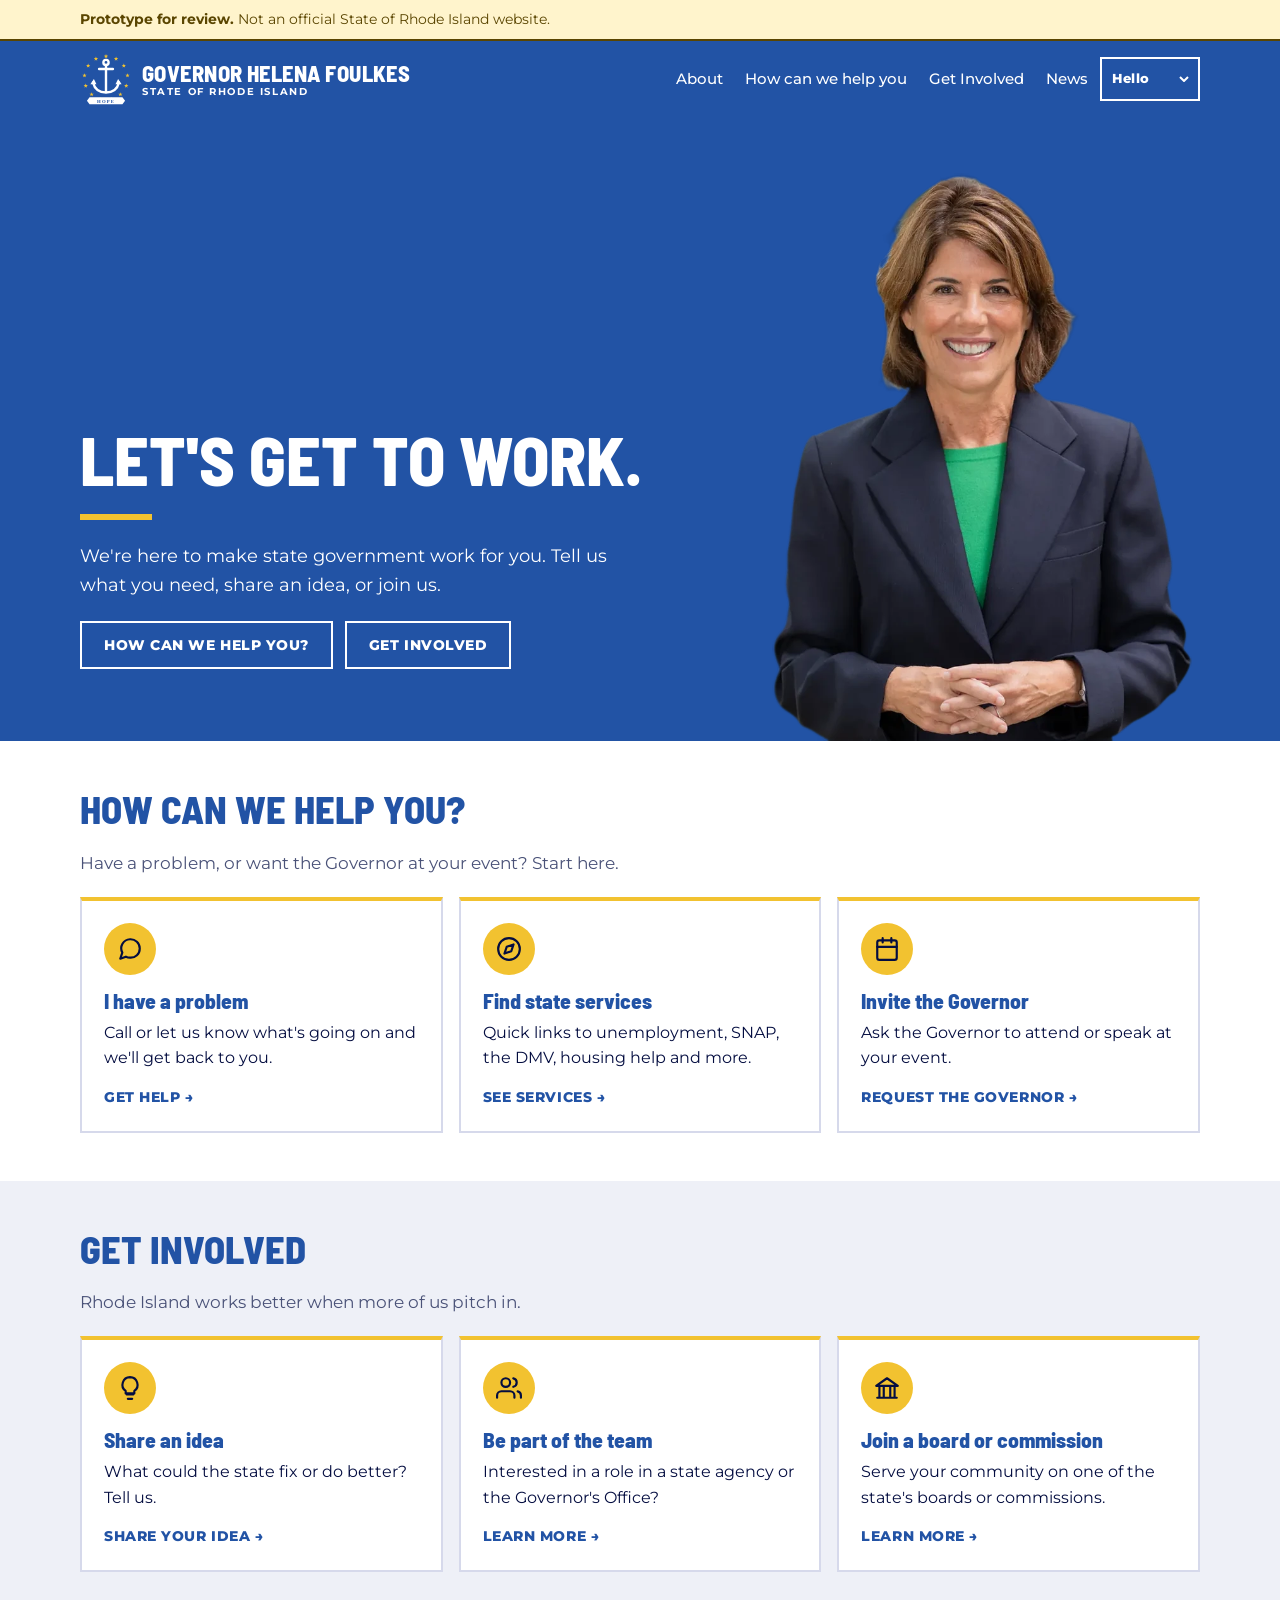
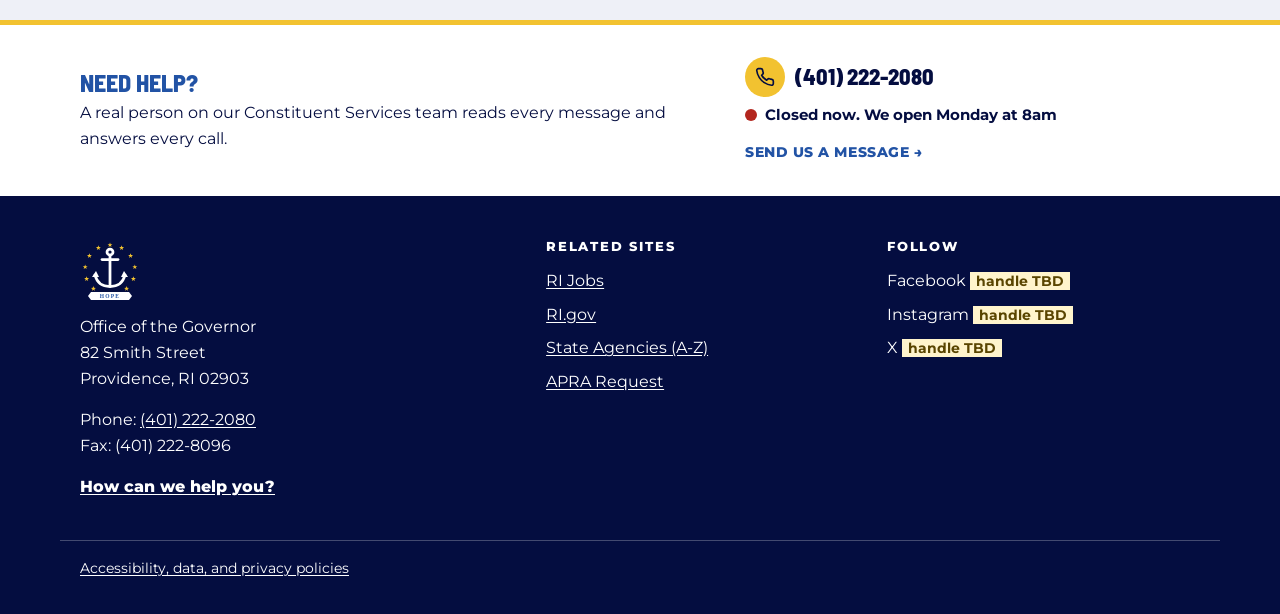
<file: index.html>
<!doctype html>
<html lang="en" class="no-js">
<head>
<meta charset="utf-8">
<meta name="viewport" content="width=device-width, initial-scale=1, viewport-fit=cover">
<meta name="robots" content="noindex, nofollow">
<title>Governor Helena Foulkes</title>
<meta name="description" content="Office of Governor Helena Foulkes. Let&#x27;s get to work.">
<link rel="preconnect" href="https://fonts.googleapis.com">
<link rel="preconnect" href="https://fonts.gstatic.com" crossorigin>
<link rel="stylesheet" href="https://fonts.googleapis.com/css2?family=Barlow+Semi+Condensed:wght@600;800&family=Montserrat:wght@400;500;700;800&family=Allura&display=swap">
<link rel="icon" type="image/svg+xml" href="assets/logo-on-white.svg">
<link rel="stylesheet" href="assets/site.css">
<script src="assets/site.js" defer></script>
<script src="assets/translate.js" defer></script>
</head>
<body>
<a class="skip" href="#main">Skip to main content</a>

<section class="proto-banner" aria-label="Prototype notice">
  <div class="wrap"><strong>Prototype for review.</strong> Not an official State of Rhode Island website.</div>
</section>

<header class="top">
  <div class="wrap top-row">
    <a class="brand" href="./">
      <img src="assets/logo-on-blue.svg" alt="" width="52" height="54">
      <span class="brand-text"><span class="brand-name">Governor Helena Foulkes</span><span class="brand-sub">State of Rhode Island</span></span>
    </a>
    <nav id="site-nav" class="site-nav" aria-label="Main">
      <ul>
          <li><a href="about/">About</a></li>
          <li><a href="how-can-we-help/">How can we help you</a></li>
          <li><a href="get-involved/">Get Involved</a></li>
          <li><a href="news/">News</a></li>
      </ul>
    </nav>
    <div class="top-tools">
      <label class="sr" for="lang-select">Translate this page</label><select id="lang-select" class="lang-select notranslate" translate="no"><option value="en" lang="en" title="English">Hello</option><option value="es" lang="es" title="Spanish (Español)">Hola</option><option value="pt" lang="pt" title="Portuguese (Português)">Olá</option><option value="fr" lang="fr" title="French (Français)">Bonjour</option><option value="ht" lang="ht" title="Haitian Creole (Kreyòl ayisyen)">Bonjou</option><option value="zh-CN" lang="zh-CN" title="Chinese (中文)">你好</option><option value="it" lang="it" title="Italian (Italiano)">Ciao</option><option value="ar" lang="ar" title="Arabic (العربية)">مرحبا</option></select>
      <button class="menu-btn" type="button" aria-expanded="false" aria-controls="site-nav">Menu</button>
    </div>
  </div>
  <div id="google_translate_element" hidden></div>
</header>

<main id="main" tabindex="-1">

<section class="hero">
  <div class="wrap hero-grid">
    <div class="hero-copy">
      <h1>Let's get to work.</h1>
      <p class="lead">We're here to make state government work for you. Tell us what you need, share an idea, or join us.</p>
      <div class="hero-ctas">
        <a class="btn btn-ghost" href="how-can-we-help/">How can we help you?</a>
        <a class="btn btn-ghost" href="get-involved/">Get involved</a>
      </div>
    </div>
    <figure class="hero-photo">
      <img src="assets/img/hero-placeholder.webp" alt="Governor Helena Foulkes" width="665" height="900">
    </figure>
  </div>
</section>

<section class="band" aria-labelledby="help-h">
  <div class="wrap">
    <h2 id="help-h">How can we help you?</h2>
    <p class="lead-sm">Have a problem, or want the Governor at your event? Start here.</p>
    <div class="cards">
      <a class="card" href="how-can-we-help/#problem"><span class="ico" aria-hidden="true"><svg viewBox="0 0 24 24" fill="none" stroke="currentColor" stroke-width="2" stroke-linecap="round" stroke-linejoin="round"><path d="M21 11.5a8.4 8.4 0 0 1-9 8.5 8.4 8.4 0 0 1-3.8-.9L3 21l1.9-5.7A8.4 8.4 0 0 1 12 3a8.5 8.5 0 0 1 9 8.5z"/></svg></span><h3>I have a problem</h3><p>Call or let us know what's going on and we'll get back to you.</p><span class="card-cta">Get help <span aria-hidden="true">&rarr;</span></span></a>
      <a class="card" href="how-can-we-help/#find-help"><span class="ico" aria-hidden="true"><svg viewBox="0 0 24 24" fill="none" stroke="currentColor" stroke-width="2" stroke-linecap="round" stroke-linejoin="round"><circle cx="12" cy="12" r="10"/><path d="M16.2 7.8l-2.1 6.3-6.3 2.1 2.1-6.3z"/></svg></span><h3>Find state services</h3><p>Quick links to unemployment, SNAP, the DMV, housing help and more.</p><span class="card-cta">See services <span aria-hidden="true">&rarr;</span></span></a>
      <a class="card" href="how-can-we-help/invite-the-governor/"><span class="ico" aria-hidden="true"><svg viewBox="0 0 24 24" fill="none" stroke="currentColor" stroke-width="2" stroke-linecap="round" stroke-linejoin="round"><rect x="3" y="4" width="18" height="18" rx="2"/><path d="M16 2v4M8 2v4M3 10h18"/></svg></span><h3>Invite the Governor</h3><p>Ask the Governor to attend or speak at your event.</p><span class="card-cta">Request the Governor <span aria-hidden="true">&rarr;</span></span></a>
    </div>
  </div>
</section>

<section class="band band-lav" aria-labelledby="gi-h">
  <div class="wrap">
    <h2 id="gi-h">Get involved</h2>
    <p class="lead-sm">Rhode Island works better when more of us pitch in.</p>
    <div class="cards">
      <a class="card" href="get-involved/share-an-idea/"><span class="ico" aria-hidden="true"><svg viewBox="0 0 24 24" fill="none" stroke="currentColor" stroke-width="2" stroke-linecap="round" stroke-linejoin="round"><path d="M9 18h6M10 22h4"/><path d="M12 2a7 7 0 0 0-4 12.7V17h8v-2.3A7 7 0 0 0 12 2z"/></svg></span><h3>Share an idea</h3><p>What could the state fix or do better? Tell us.</p><span class="card-cta">Share your idea <span aria-hidden="true">&rarr;</span></span></a>
      <a class="card" href="get-involved/join-the-team/"><span class="ico" aria-hidden="true"><svg viewBox="0 0 24 24" fill="none" stroke="currentColor" stroke-width="2" stroke-linecap="round" stroke-linejoin="round"><path d="M17 21v-2a4 4 0 0 0-4-4H5a4 4 0 0 0-4 4v2"/><circle cx="9" cy="7" r="4"/><path d="M23 21v-2a4 4 0 0 0-3-3.9M16 3.1a4 4 0 0 1 0 7.8"/></svg></span><h3>Be part of the team</h3><p>Interested in a role in a state agency or the Governor's Office?</p><span class="card-cta">Learn more <span aria-hidden="true">&rarr;</span></span></a>
      <a class="card" href="get-involved/boards-and-commissions/"><span class="ico" aria-hidden="true"><svg viewBox="0 0 24 24" fill="none" stroke="currentColor" stroke-width="2" stroke-linecap="round" stroke-linejoin="round"><path d="M3 21h18M5 21V10M9 21V10M15 21V10M19 21V10M2 10l10-7 10 7z"/></svg></span><h3>Join a board or commission</h3><p>Serve your community on one of the state's boards or commissions.</p><span class="card-cta">Learn more <span aria-hidden="true">&rarr;</span></span></a>
    </div>
  </div>
</section>


</main>

<section class="need-help" id="need-help" aria-labelledby="need-help-h">
  <div class="wrap need-grid">
    <div>
      <h2 id="need-help-h">Need help?</h2>
      <p>A real person on our Constituent Services team reads every message and answers every call.</p>
    </div>
    <div class="need-call">
      <p class="need-phone"><span class="ico ico-sm" aria-hidden="true"><svg viewBox="0 0 24 24" fill="none" stroke="currentColor" stroke-width="2" stroke-linecap="round" stroke-linejoin="round"><path d="M22 16.9v3a2 2 0 0 1-2.2 2 19.8 19.8 0 0 1-8.6-3.1 19.5 19.5 0 0 1-6-6A19.8 19.8 0 0 1 2.1 4.2 2 2 0 0 1 4.1 2h3a2 2 0 0 1 2 1.7c.1 1 .4 1.9.7 2.8a2 2 0 0 1-.5 2.1L8 9.9a16 16 0 0 0 6 6l1.3-1.3a2 2 0 0 1 2.1-.4c.9.3 1.8.6 2.8.7a2 2 0 0 1 1.7 2z"/></svg></span><a href="tel:+14012222080">(401) 222-2080</a></p>
      <p><span class="open-status" data-open="8" data-close="17"><span class="dot" aria-hidden="true"></span><span class="open-text">Open Monday to Friday, 8am to 5pm</span></span></p>
      <p class="need-tell"><a class="card-cta" href="how-can-we-help/#problem">Send us a message <span aria-hidden="true">&rarr;</span></a></p>
    </div>
  </div>
  <a class="help-fab" href="#need-help">Need help?</a>
</section>

<footer class="foot">
  <div class="wrap foot-grid">
    <div class="foot-brand">
      <img src="assets/logo-on-blue.svg" alt="" width="64" height="66">
      <p class="foot-office">Office of the Governor<br>82 Smith Street<br>Providence, RI 02903</p>
      <p>Phone: <a href="tel:+14012222080">(401) 222-2080</a><br>Fax: (401) 222-8096</p>
      <p><a class="foot-cta" href="how-can-we-help/">How can we help you?</a></p>
    </div>
    <div>
      <h2 class="foot-h">Related sites</h2>
      <ul>
        <li><a href="https://www.employri.org/">RI Jobs</a></li>
        <li><a href="https://www.ri.gov/">RI.gov</a></li>
        <li><a href="https://www.ri.gov/guide/">State Agencies (A-Z)</a></li>
        <li><a href="https://governor.ri.gov/apra-request">APRA Request</a></li>
      </ul>
    </div>
    <div>
      <h2 class="foot-h">Follow</h2>
      <ul class="social">
        <li>Facebook <span class="ph">handle TBD</span></li>
        <li>Instagram <span class="ph">handle TBD</span></li>
        <li>X <span class="ph">handle TBD</span></li>
      </ul>
    </div>
  </div>
  <div class="wrap foot-legal">
    <p><a href="https://www.ri.gov/policies/">Accessibility, data, and privacy policies</a></p>
  </div>
</footer>
</body>
</html>
</file>
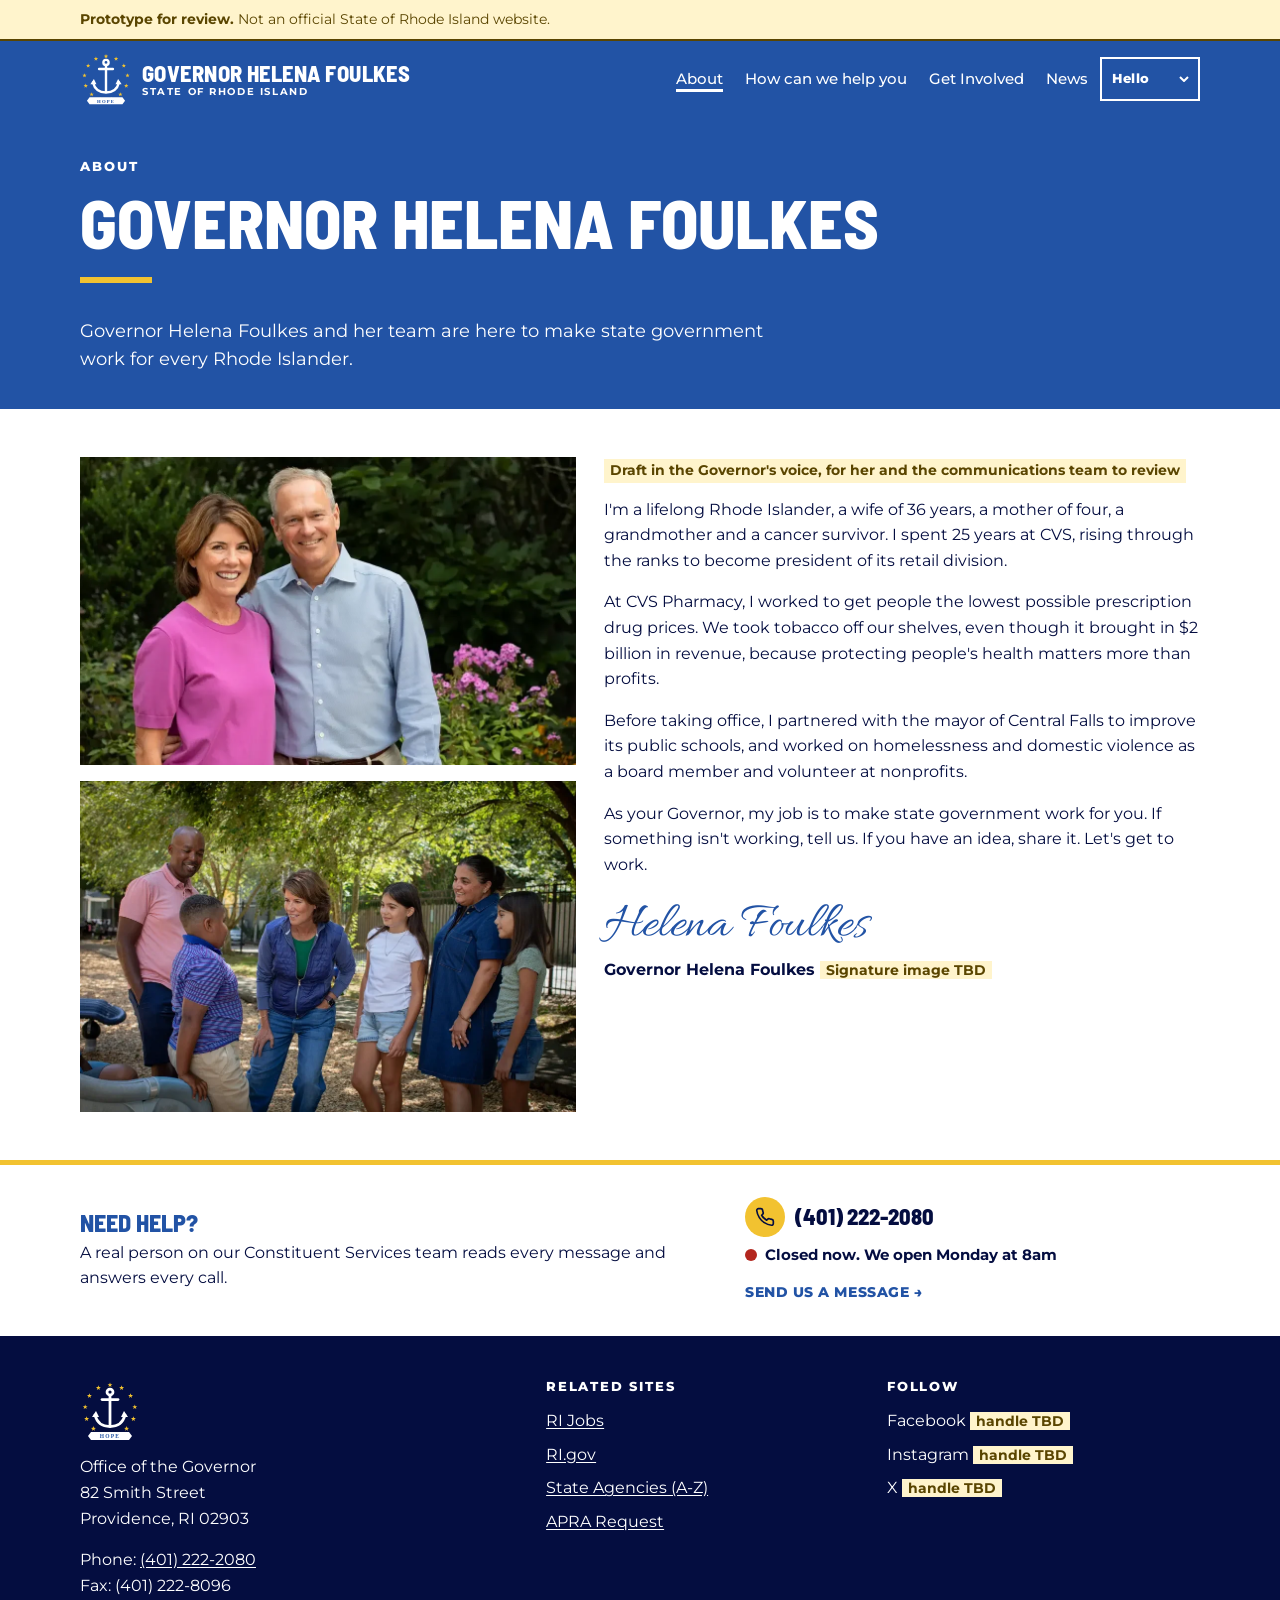
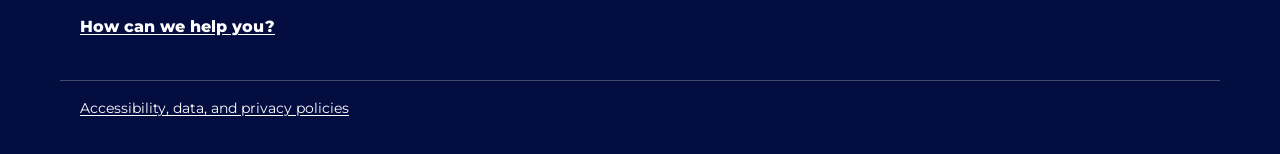
<file: about/index.html>
<!doctype html>
<html lang="en" class="no-js">
<head>
<meta charset="utf-8">
<meta name="viewport" content="width=device-width, initial-scale=1, viewport-fit=cover">
<meta name="robots" content="noindex, nofollow">
<title>About | Governor Helena Foulkes</title>
<meta name="description" content="About Governor Helena Foulkes.">
<link rel="preconnect" href="https://fonts.googleapis.com">
<link rel="preconnect" href="https://fonts.gstatic.com" crossorigin>
<link rel="stylesheet" href="https://fonts.googleapis.com/css2?family=Barlow+Semi+Condensed:wght@600;800&family=Montserrat:wght@400;500;700;800&family=Allura&display=swap">
<link rel="icon" type="image/svg+xml" href="../assets/logo-on-white.svg">
<link rel="stylesheet" href="../assets/site.css">
<script src="../assets/site.js" defer></script>
<script src="../assets/translate.js" defer></script>
</head>
<body>
<a class="skip" href="#main">Skip to main content</a>

<section class="proto-banner" aria-label="Prototype notice">
  <div class="wrap"><strong>Prototype for review.</strong> Not an official State of Rhode Island website.</div>
</section>

<header class="top">
  <div class="wrap top-row">
    <a class="brand" href="../">
      <img src="../assets/logo-on-blue.svg" alt="" width="52" height="54">
      <span class="brand-text"><span class="brand-name">Governor Helena Foulkes</span><span class="brand-sub">State of Rhode Island</span></span>
    </a>
    <nav id="site-nav" class="site-nav" aria-label="Main">
      <ul>
          <li><a href="../about/" aria-current="page">About</a></li>
          <li><a href="../how-can-we-help/">How can we help you</a></li>
          <li><a href="../get-involved/">Get Involved</a></li>
          <li><a href="../news/">News</a></li>
      </ul>
    </nav>
    <div class="top-tools">
      <label class="sr" for="lang-select">Translate this page</label><select id="lang-select" class="lang-select notranslate" translate="no"><option value="en" lang="en" title="English">Hello</option><option value="es" lang="es" title="Spanish (Español)">Hola</option><option value="pt" lang="pt" title="Portuguese (Português)">Olá</option><option value="fr" lang="fr" title="French (Français)">Bonjour</option><option value="ht" lang="ht" title="Haitian Creole (Kreyòl ayisyen)">Bonjou</option><option value="zh-CN" lang="zh-CN" title="Chinese (中文)">你好</option><option value="it" lang="it" title="Italian (Italiano)">Ciao</option><option value="ar" lang="ar" title="Arabic (العربية)">مرحبا</option></select>
      <button class="menu-btn" type="button" aria-expanded="false" aria-controls="site-nav">Menu</button>
    </div>
  </div>
  <div id="google_translate_element" hidden></div>
</header>

<main id="main" tabindex="-1">

<section class="page-head"><div class="wrap"><p class="eyebrow">About</p><h1>Governor Helena Foulkes</h1>
<p class="lead">Governor Helena Foulkes and her team are here to make state government work for every Rhode Islander.</p></div></section>
<section class="band"><div class="wrap about-grid">
  <div class="about-photos">
    <img src="../assets/img/about-family.webp" alt="Governor Helena Foulkes with her husband, Bill" width="1000" height="620">
    <img src="../assets/img/about-placeholder.webp" alt="Governor Foulkes talking with a family at a park" width="1000" height="667">
  </div>
  <div class="prose letter">
    <p class="ph">Draft in the Governor's voice, for her and the communications team to review</p>
    <p>I'm a lifelong Rhode Islander, a wife of 36 years, a mother of four, a grandmother and a cancer survivor. I spent 25 years at CVS, rising through the ranks to become president of its retail division.</p>
    <p>At CVS Pharmacy, I worked to get people the lowest possible prescription drug prices. We took tobacco off our shelves, even though it brought in $2 billion in revenue, because protecting people's health matters more than profits.</p>
    <p>Before taking office, I partnered with the mayor of Central Falls to improve its public schools, and worked on homelessness and domestic violence as a board member and volunteer at nonprofits.</p>
    <p>As your Governor, my job is to make state government work for you. If something isn't working, tell us. If you have an idea, share it. Let's get to work.</p>
    <p class="signature" aria-label="Signed, Helena Foulkes">Helena Foulkes</p>
    <p class="sig-name">Governor Helena Foulkes <span class="ph">Signature image TBD</span></p>
  </div>
</div></section>

</main>

<section class="need-help" id="need-help" aria-labelledby="need-help-h">
  <div class="wrap need-grid">
    <div>
      <h2 id="need-help-h">Need help?</h2>
      <p>A real person on our Constituent Services team reads every message and answers every call.</p>
    </div>
    <div class="need-call">
      <p class="need-phone"><span class="ico ico-sm" aria-hidden="true"><svg viewBox="0 0 24 24" fill="none" stroke="currentColor" stroke-width="2" stroke-linecap="round" stroke-linejoin="round"><path d="M22 16.9v3a2 2 0 0 1-2.2 2 19.8 19.8 0 0 1-8.6-3.1 19.5 19.5 0 0 1-6-6A19.8 19.8 0 0 1 2.1 4.2 2 2 0 0 1 4.1 2h3a2 2 0 0 1 2 1.7c.1 1 .4 1.9.7 2.8a2 2 0 0 1-.5 2.1L8 9.9a16 16 0 0 0 6 6l1.3-1.3a2 2 0 0 1 2.1-.4c.9.3 1.8.6 2.8.7a2 2 0 0 1 1.7 2z"/></svg></span><a href="tel:+14012222080">(401) 222-2080</a></p>
      <p><span class="open-status" data-open="8" data-close="17"><span class="dot" aria-hidden="true"></span><span class="open-text">Open Monday to Friday, 8am to 5pm</span></span></p>
      <p class="need-tell"><a class="card-cta" href="../how-can-we-help/#problem">Send us a message <span aria-hidden="true">&rarr;</span></a></p>
    </div>
  </div>
  <a class="help-fab" href="#need-help">Need help?</a>
</section>

<footer class="foot">
  <div class="wrap foot-grid">
    <div class="foot-brand">
      <img src="../assets/logo-on-blue.svg" alt="" width="64" height="66">
      <p class="foot-office">Office of the Governor<br>82 Smith Street<br>Providence, RI 02903</p>
      <p>Phone: <a href="tel:+14012222080">(401) 222-2080</a><br>Fax: (401) 222-8096</p>
      <p><a class="foot-cta" href="../how-can-we-help/">How can we help you?</a></p>
    </div>
    <div>
      <h2 class="foot-h">Related sites</h2>
      <ul>
        <li><a href="https://www.employri.org/">RI Jobs</a></li>
        <li><a href="https://www.ri.gov/">RI.gov</a></li>
        <li><a href="https://www.ri.gov/guide/">State Agencies (A-Z)</a></li>
        <li><a href="https://governor.ri.gov/apra-request">APRA Request</a></li>
      </ul>
    </div>
    <div>
      <h2 class="foot-h">Follow</h2>
      <ul class="social">
        <li>Facebook <span class="ph">handle TBD</span></li>
        <li>Instagram <span class="ph">handle TBD</span></li>
        <li>X <span class="ph">handle TBD</span></li>
      </ul>
    </div>
  </div>
  <div class="wrap foot-legal">
    <p><a href="https://www.ri.gov/policies/">Accessibility, data, and privacy policies</a></p>
  </div>
</footer>
</body>
</html>
</file>
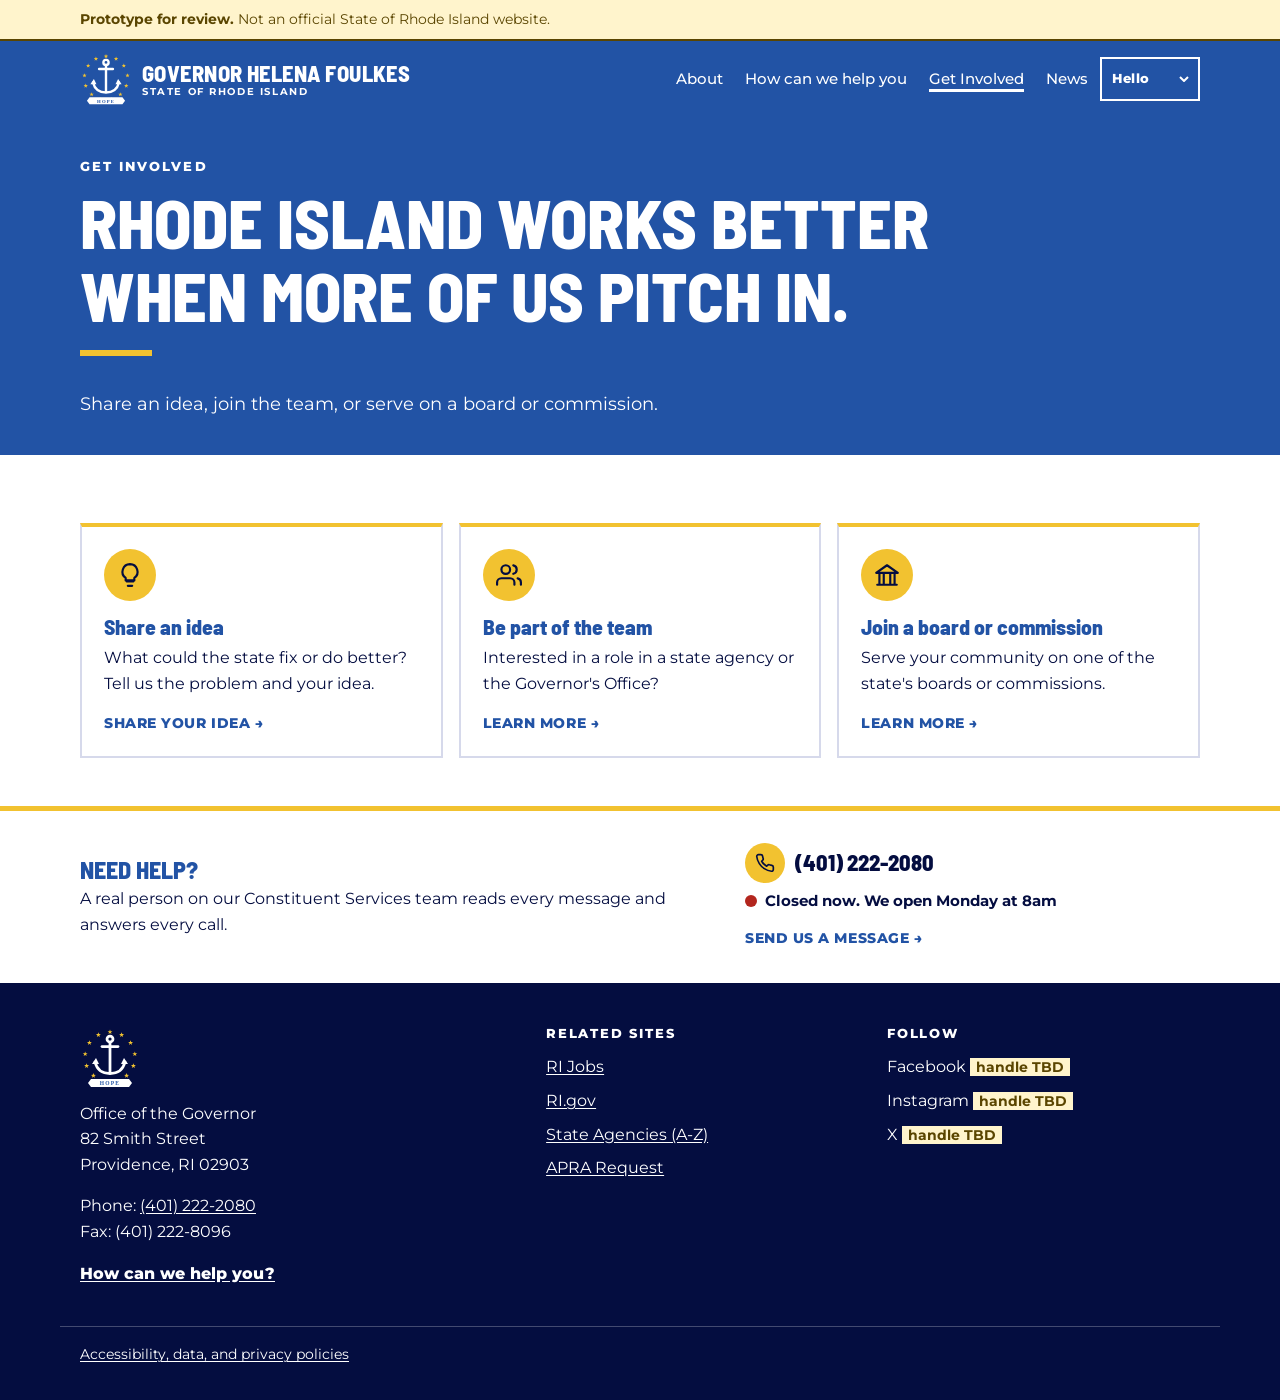
<file: get-involved/index.html>
<!doctype html>
<html lang="en" class="no-js">
<head>
<meta charset="utf-8">
<meta name="viewport" content="width=device-width, initial-scale=1, viewport-fit=cover">
<meta name="robots" content="noindex, nofollow">
<title>Get Involved | Governor Helena Foulkes</title>
<meta name="description" content="Get involved with the Office of Governor Helena Foulkes.">
<link rel="preconnect" href="https://fonts.googleapis.com">
<link rel="preconnect" href="https://fonts.gstatic.com" crossorigin>
<link rel="stylesheet" href="https://fonts.googleapis.com/css2?family=Barlow+Semi+Condensed:wght@600;800&family=Montserrat:wght@400;500;700;800&family=Allura&display=swap">
<link rel="icon" type="image/svg+xml" href="../assets/logo-on-white.svg">
<link rel="stylesheet" href="../assets/site.css">
<script src="../assets/site.js" defer></script>
<script src="../assets/translate.js" defer></script>
</head>
<body>
<a class="skip" href="#main">Skip to main content</a>

<section class="proto-banner" aria-label="Prototype notice">
  <div class="wrap"><strong>Prototype for review.</strong> Not an official State of Rhode Island website.</div>
</section>

<header class="top">
  <div class="wrap top-row">
    <a class="brand" href="../">
      <img src="../assets/logo-on-blue.svg" alt="" width="52" height="54">
      <span class="brand-text"><span class="brand-name">Governor Helena Foulkes</span><span class="brand-sub">State of Rhode Island</span></span>
    </a>
    <nav id="site-nav" class="site-nav" aria-label="Main">
      <ul>
          <li><a href="../about/">About</a></li>
          <li><a href="../how-can-we-help/">How can we help you</a></li>
          <li><a href="../get-involved/" aria-current="page">Get Involved</a></li>
          <li><a href="../news/">News</a></li>
      </ul>
    </nav>
    <div class="top-tools">
      <label class="sr" for="lang-select">Translate this page</label><select id="lang-select" class="lang-select notranslate" translate="no"><option value="en" lang="en" title="English">Hello</option><option value="es" lang="es" title="Spanish (Español)">Hola</option><option value="pt" lang="pt" title="Portuguese (Português)">Olá</option><option value="fr" lang="fr" title="French (Français)">Bonjour</option><option value="ht" lang="ht" title="Haitian Creole (Kreyòl ayisyen)">Bonjou</option><option value="zh-CN" lang="zh-CN" title="Chinese (中文)">你好</option><option value="it" lang="it" title="Italian (Italiano)">Ciao</option><option value="ar" lang="ar" title="Arabic (العربية)">مرحبا</option></select>
      <button class="menu-btn" type="button" aria-expanded="false" aria-controls="site-nav">Menu</button>
    </div>
  </div>
  <div id="google_translate_element" hidden></div>
</header>

<main id="main" tabindex="-1">

<section class="page-head"><div class="wrap"><p class="eyebrow">Get involved</p><h1>Rhode Island works better when more of us pitch in.</h1>
<p class="lead">Share an idea, join the team, or serve on a board or commission.</p></div></section>
<section class="band" aria-labelledby="ways-h"><div class="wrap">
  <h2 id="ways-h" class="sr">Ways to get involved</h2>
  <div class="cards">
    <a class="card" href="../get-involved/share-an-idea/"><span class="ico" aria-hidden="true"><svg viewBox="0 0 24 24" fill="none" stroke="currentColor" stroke-width="2" stroke-linecap="round" stroke-linejoin="round"><path d="M9 18h6M10 22h4"/><path d="M12 2a7 7 0 0 0-4 12.7V17h8v-2.3A7 7 0 0 0 12 2z"/></svg></span><h3>Share an idea</h3><p>What could the state fix or do better? Tell us the problem and your idea.</p><span class="card-cta">Share your idea <span aria-hidden="true">&rarr;</span></span></a>
    <a class="card" href="../get-involved/join-the-team/"><span class="ico" aria-hidden="true"><svg viewBox="0 0 24 24" fill="none" stroke="currentColor" stroke-width="2" stroke-linecap="round" stroke-linejoin="round"><path d="M17 21v-2a4 4 0 0 0-4-4H5a4 4 0 0 0-4 4v2"/><circle cx="9" cy="7" r="4"/><path d="M23 21v-2a4 4 0 0 0-3-3.9M16 3.1a4 4 0 0 1 0 7.8"/></svg></span><h3>Be part of the team</h3><p>Interested in a role in a state agency or the Governor's Office?</p><span class="card-cta">Learn more <span aria-hidden="true">&rarr;</span></span></a>
    <a class="card" href="../get-involved/boards-and-commissions/"><span class="ico" aria-hidden="true"><svg viewBox="0 0 24 24" fill="none" stroke="currentColor" stroke-width="2" stroke-linecap="round" stroke-linejoin="round"><path d="M3 21h18M5 21V10M9 21V10M15 21V10M19 21V10M2 10l10-7 10 7z"/></svg></span><h3>Join a board or commission</h3><p>Serve your community on one of the state's boards or commissions.</p><span class="card-cta">Learn more <span aria-hidden="true">&rarr;</span></span></a>
  </div>
</div></section>

</main>

<section class="need-help" id="need-help" aria-labelledby="need-help-h">
  <div class="wrap need-grid">
    <div>
      <h2 id="need-help-h">Need help?</h2>
      <p>A real person on our Constituent Services team reads every message and answers every call.</p>
    </div>
    <div class="need-call">
      <p class="need-phone"><span class="ico ico-sm" aria-hidden="true"><svg viewBox="0 0 24 24" fill="none" stroke="currentColor" stroke-width="2" stroke-linecap="round" stroke-linejoin="round"><path d="M22 16.9v3a2 2 0 0 1-2.2 2 19.8 19.8 0 0 1-8.6-3.1 19.5 19.5 0 0 1-6-6A19.8 19.8 0 0 1 2.1 4.2 2 2 0 0 1 4.1 2h3a2 2 0 0 1 2 1.7c.1 1 .4 1.9.7 2.8a2 2 0 0 1-.5 2.1L8 9.9a16 16 0 0 0 6 6l1.3-1.3a2 2 0 0 1 2.1-.4c.9.3 1.8.6 2.8.7a2 2 0 0 1 1.7 2z"/></svg></span><a href="tel:+14012222080">(401) 222-2080</a></p>
      <p><span class="open-status" data-open="8" data-close="17"><span class="dot" aria-hidden="true"></span><span class="open-text">Open Monday to Friday, 8am to 5pm</span></span></p>
      <p class="need-tell"><a class="card-cta" href="../how-can-we-help/#problem">Send us a message <span aria-hidden="true">&rarr;</span></a></p>
    </div>
  </div>
  <a class="help-fab" href="#need-help">Need help?</a>
</section>

<footer class="foot">
  <div class="wrap foot-grid">
    <div class="foot-brand">
      <img src="../assets/logo-on-blue.svg" alt="" width="64" height="66">
      <p class="foot-office">Office of the Governor<br>82 Smith Street<br>Providence, RI 02903</p>
      <p>Phone: <a href="tel:+14012222080">(401) 222-2080</a><br>Fax: (401) 222-8096</p>
      <p><a class="foot-cta" href="../how-can-we-help/">How can we help you?</a></p>
    </div>
    <div>
      <h2 class="foot-h">Related sites</h2>
      <ul>
        <li><a href="https://www.employri.org/">RI Jobs</a></li>
        <li><a href="https://www.ri.gov/">RI.gov</a></li>
        <li><a href="https://www.ri.gov/guide/">State Agencies (A-Z)</a></li>
        <li><a href="https://governor.ri.gov/apra-request">APRA Request</a></li>
      </ul>
    </div>
    <div>
      <h2 class="foot-h">Follow</h2>
      <ul class="social">
        <li>Facebook <span class="ph">handle TBD</span></li>
        <li>Instagram <span class="ph">handle TBD</span></li>
        <li>X <span class="ph">handle TBD</span></li>
      </ul>
    </div>
  </div>
  <div class="wrap foot-legal">
    <p><a href="https://www.ri.gov/policies/">Accessibility, data, and privacy policies</a></p>
  </div>
</footer>
</body>
</html>
</file>
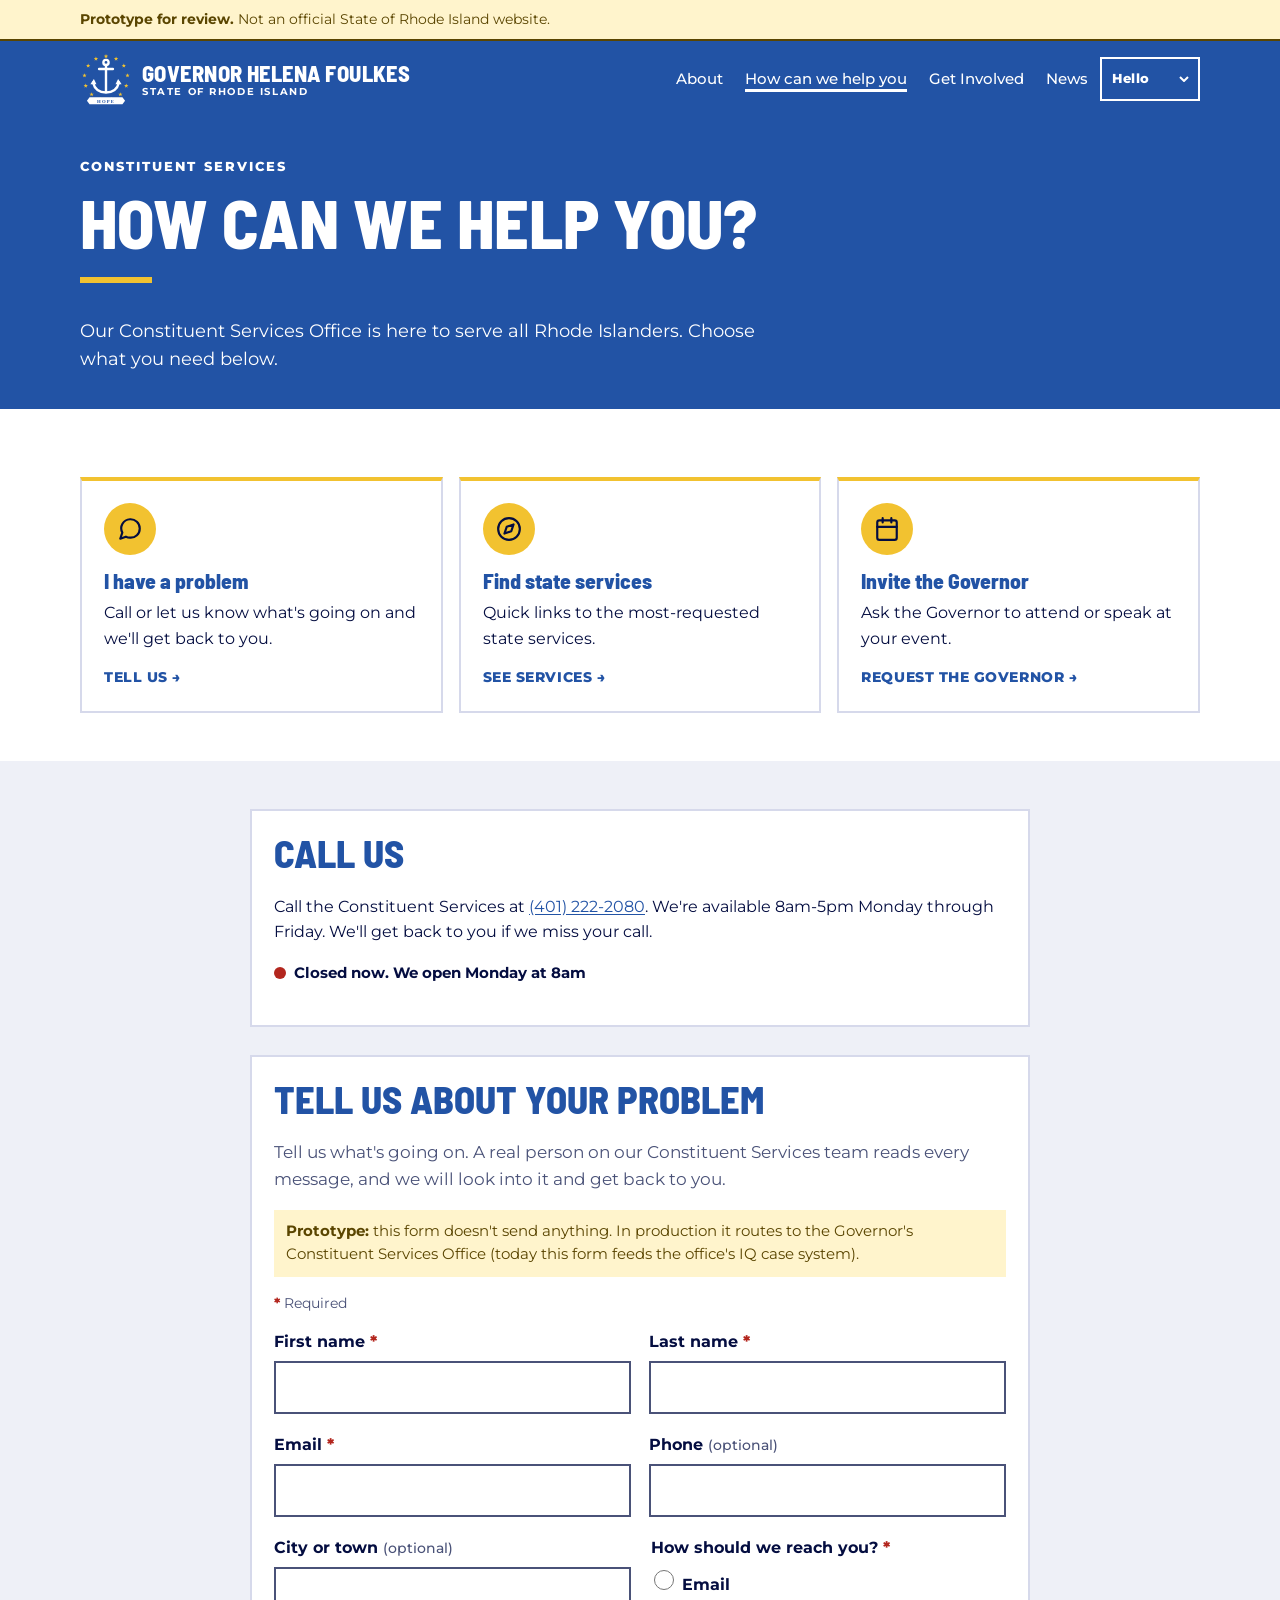
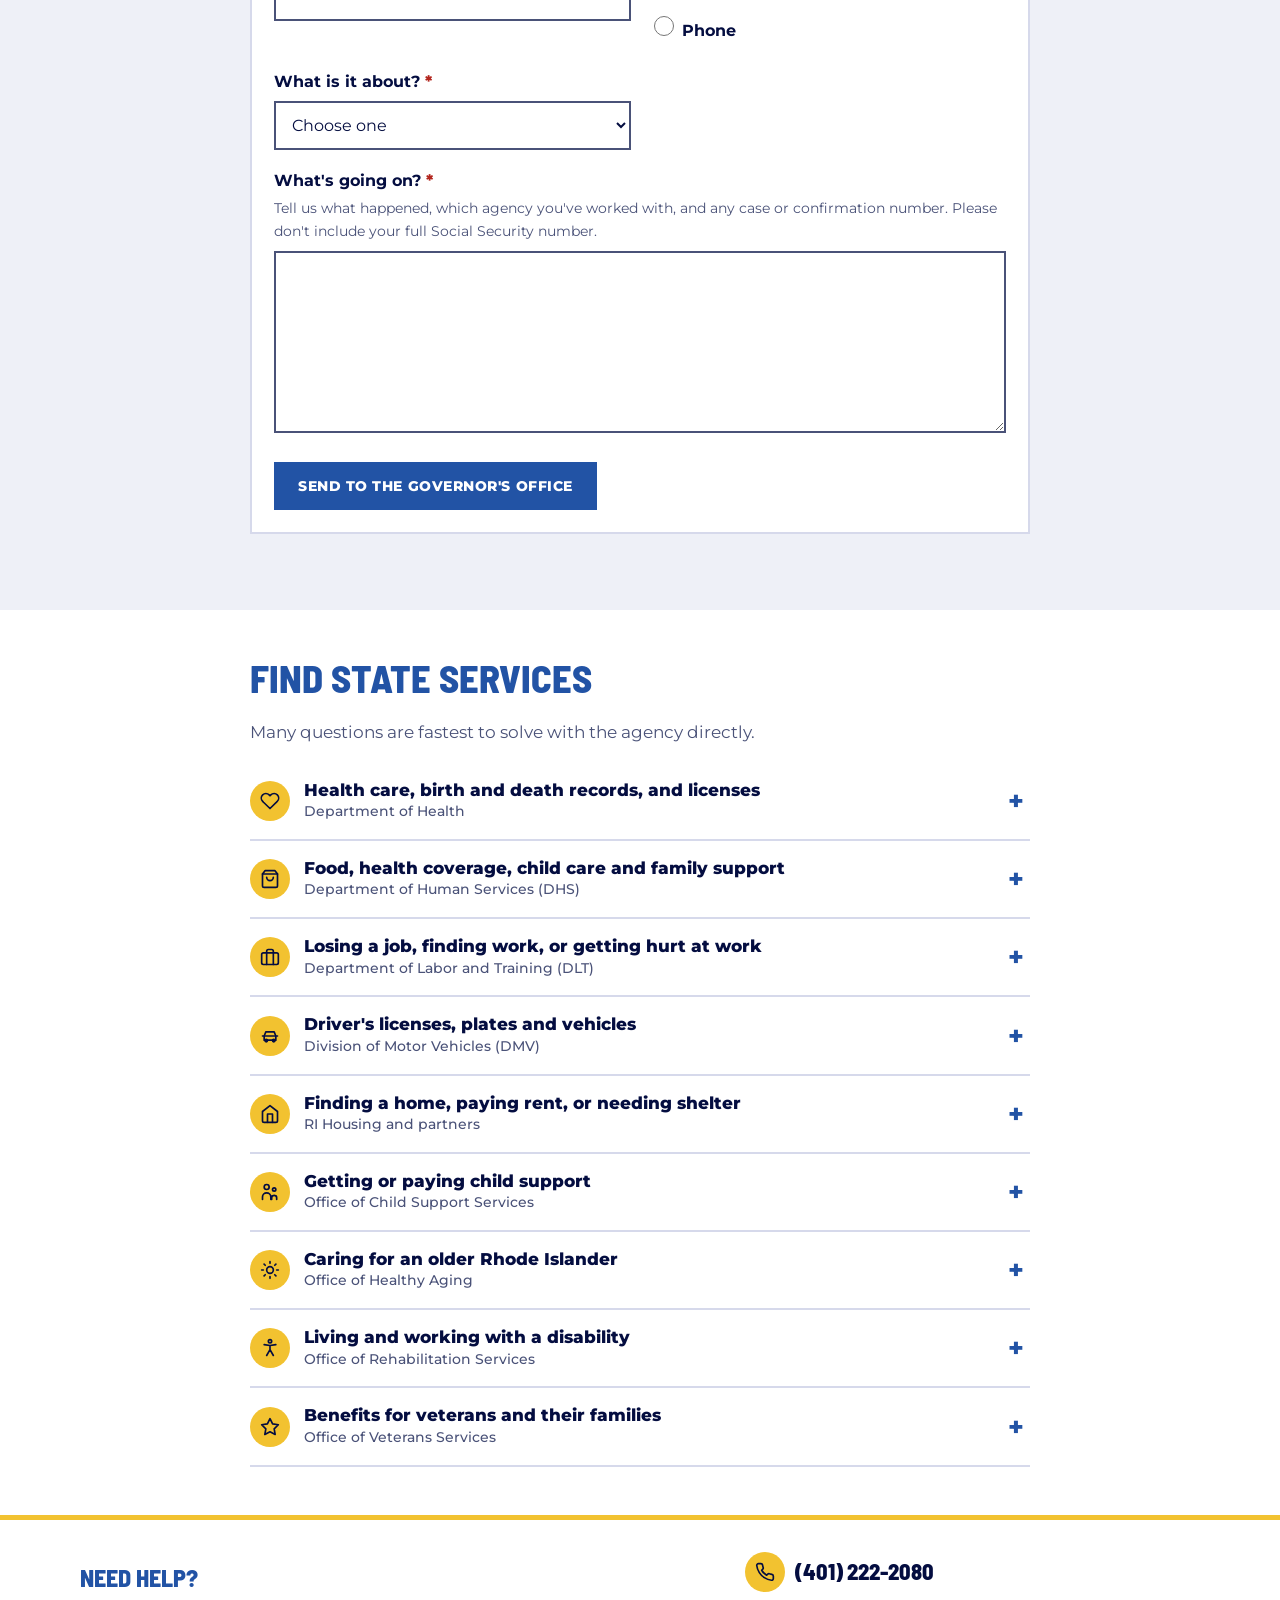
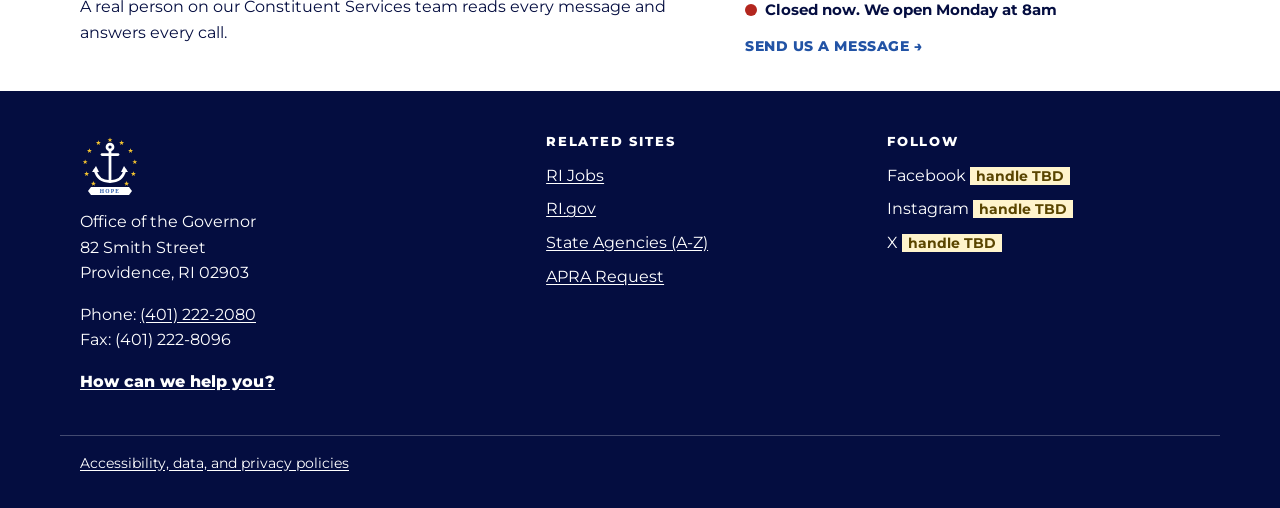
<file: how-can-we-help/index.html>
<!doctype html>
<html lang="en" class="no-js">
<head>
<meta charset="utf-8">
<meta name="viewport" content="width=device-width, initial-scale=1, viewport-fit=cover">
<meta name="robots" content="noindex, nofollow">
<title>How Can We Help You | Governor Helena Foulkes</title>
<meta name="description" content="Get help from the Governor&#x27;s Constituent Services Office.">
<link rel="preconnect" href="https://fonts.googleapis.com">
<link rel="preconnect" href="https://fonts.gstatic.com" crossorigin>
<link rel="stylesheet" href="https://fonts.googleapis.com/css2?family=Barlow+Semi+Condensed:wght@600;800&family=Montserrat:wght@400;500;700;800&family=Allura&display=swap">
<link rel="icon" type="image/svg+xml" href="../assets/logo-on-white.svg">
<link rel="stylesheet" href="../assets/site.css">
<script src="../assets/site.js" defer></script>
<script src="../assets/forms.js" defer></script>
<script src="../assets/translate.js" defer></script>
</head>
<body>
<a class="skip" href="#main">Skip to main content</a>

<section class="proto-banner" aria-label="Prototype notice">
  <div class="wrap"><strong>Prototype for review.</strong> Not an official State of Rhode Island website.</div>
</section>

<header class="top">
  <div class="wrap top-row">
    <a class="brand" href="../">
      <img src="../assets/logo-on-blue.svg" alt="" width="52" height="54">
      <span class="brand-text"><span class="brand-name">Governor Helena Foulkes</span><span class="brand-sub">State of Rhode Island</span></span>
    </a>
    <nav id="site-nav" class="site-nav" aria-label="Main">
      <ul>
          <li><a href="../about/">About</a></li>
          <li><a href="../how-can-we-help/" aria-current="page">How can we help you</a></li>
          <li><a href="../get-involved/">Get Involved</a></li>
          <li><a href="../news/">News</a></li>
      </ul>
    </nav>
    <div class="top-tools">
      <label class="sr" for="lang-select">Translate this page</label><select id="lang-select" class="lang-select notranslate" translate="no"><option value="en" lang="en" title="English">Hello</option><option value="es" lang="es" title="Spanish (Español)">Hola</option><option value="pt" lang="pt" title="Portuguese (Português)">Olá</option><option value="fr" lang="fr" title="French (Français)">Bonjour</option><option value="ht" lang="ht" title="Haitian Creole (Kreyòl ayisyen)">Bonjou</option><option value="zh-CN" lang="zh-CN" title="Chinese (中文)">你好</option><option value="it" lang="it" title="Italian (Italiano)">Ciao</option><option value="ar" lang="ar" title="Arabic (العربية)">مرحبا</option></select>
      <button class="menu-btn" type="button" aria-expanded="false" aria-controls="site-nav">Menu</button>
    </div>
  </div>
  <div id="google_translate_element" hidden></div>
</header>

<main id="main" tabindex="-1">

<section class="page-head"><div class="wrap"><p class="eyebrow">Constituent services</p><h1>How can we help you?</h1>
<p class="lead">Our Constituent Services Office is here to serve all Rhode Islanders. Choose what you need below.</p></div></section>

<section class="band" aria-labelledby="choose-h"><div class="wrap">
  <h2 id="choose-h" class="sr">Choose what you need</h2>
  <div class="cards">
    <a class="card" href="#problem"><span class="ico" aria-hidden="true"><svg viewBox="0 0 24 24" fill="none" stroke="currentColor" stroke-width="2" stroke-linecap="round" stroke-linejoin="round"><path d="M21 11.5a8.4 8.4 0 0 1-9 8.5 8.4 8.4 0 0 1-3.8-.9L3 21l1.9-5.7A8.4 8.4 0 0 1 12 3a8.5 8.5 0 0 1 9 8.5z"/></svg></span><h3>I have a problem</h3><p>Call or let us know what's going on and we'll get back to you.</p><span class="card-cta">Tell us <span aria-hidden="true">&rarr;</span></span></a>
    <a class="card" href="#find-help"><span class="ico" aria-hidden="true"><svg viewBox="0 0 24 24" fill="none" stroke="currentColor" stroke-width="2" stroke-linecap="round" stroke-linejoin="round"><circle cx="12" cy="12" r="10"/><path d="M16.2 7.8l-2.1 6.3-6.3 2.1 2.1-6.3z"/></svg></span><h3>Find state services</h3><p>Quick links to the most-requested state services.</p><span class="card-cta">See services <span aria-hidden="true">&rarr;</span></span></a>
    <a class="card" href="../how-can-we-help/invite-the-governor/"><span class="ico" aria-hidden="true"><svg viewBox="0 0 24 24" fill="none" stroke="currentColor" stroke-width="2" stroke-linecap="round" stroke-linejoin="round"><rect x="3" y="4" width="18" height="18" rx="2"/><path d="M16 2v4M8 2v4M3 10h18"/></svg></span><h3>Invite the Governor</h3><p>Ask the Governor to attend or speak at your event.</p><span class="card-cta">Request the Governor <span aria-hidden="true">&rarr;</span></span></a>
  </div>
</div></section>

<section class="band band-lav" id="problem"><div class="wrap narrow">
  <div class="call-box">
    <h2>Call us</h2>
    <p>Call the Constituent Services at <a href="tel:+14012222080">(401) 222-2080</a>. We're available 8am-5pm Monday through Friday. We'll get back to you if we miss your call.</p>
    <p><span class="open-status" data-open="8" data-close="17"><span class="dot" aria-hidden="true"></span><span class="open-text">Open Monday to Friday, 8am to 5pm</span></span></p>
  </div>
  <section class="form-wrap" aria-labelledby="problem-form-h">
  <h2 id="problem-form-h">Tell us about your problem</h2>
  <p class="lead-sm">Tell us what's going on. A real person on our Constituent Services team reads every message, and we will look into it and get back to you.</p>
  <p class="proto-note"><strong>Prototype:</strong> this form doesn't send anything. In production it routes to the Governor's Constituent Services Office (today this form feeds the office's IQ case system).</p>
  <p class="req-key"><span class="req" aria-hidden="true">*</span> Required</p>
  <form class="mock-form" id="problem-form" novalidate data-routes="the Governor&#x27;s Constituent Services Office (today this form feeds the office&#x27;s IQ case system)">
    <div class="err-summary" role="alert" tabindex="-1" hidden></div>
    <div class="fields">
<div class="field"><label for="fname">First name <span class="req" aria-hidden="true">*</span><span class="sr">(required)</span></label><input type="text" id="fname" name="fname" autocomplete="given-name" required></div>
<div class="field"><label for="lname">Last name <span class="req" aria-hidden="true">*</span><span class="sr">(required)</span></label><input type="text" id="lname" name="lname" autocomplete="family-name" required></div>
<div class="field"><label for="email">Email <span class="req" aria-hidden="true">*</span><span class="sr">(required)</span></label><input type="email" id="email" name="email" autocomplete="email" required></div>
<div class="field"><label for="phone">Phone <span class="opt">(optional)</span></label><input type="tel" id="phone" name="phone" autocomplete="tel"></div>
<div class="field"><label for="town">City or town <span class="opt">(optional)</span></label><input type="text" id="town" name="town" autocomplete="address-level2"></div>
<fieldset class="field group"><legend>How should we reach you? <span class="req" aria-hidden="true">*</span><span class="sr">(required)</span></legend><div class="choices"><label class="choice" for="method-0"><input type="radio" id="method-0" name="method" value="Email" required> Email</label><label class="choice" for="method-1"><input type="radio" id="method-1" name="method" value="Phone" required> Phone</label></div></fieldset>
<div class="field"><label for="topic">What is it about? <span class="req" aria-hidden="true">*</span><span class="sr">(required)</span></label><select id="topic" name="topic" required><option value="">Choose one</option><option>Food, health coverage or family support (DHS / SNAP)</option><option>Unemployment or work (DLT)</option><option>Driving or vehicles (DMV)</option><option>Housing</option><option>Health (DOH)</option><option>Child support</option><option>Veterans</option><option>Older Rhode Islanders</option><option>Citation or proclamation request</option><option>Something else</option></select></div>
<div class="field full"><label for="message">What's going on? <span class="req" aria-hidden="true">*</span><span class="sr">(required)</span></label><p class="hint" id="message-hint">Tell us what happened, which agency you've worked with, and any case or confirmation number. Please don't include your full Social Security number.</p><textarea id="message" name="message" rows="6" required aria-describedby="message-hint"></textarea></div>
    </div>
    <button class="btn btn-blue" type="submit">Send to the Governor's office</button>
  </form>
  <div class="confirm" id="problem-form-done" tabindex="-1" hidden>
    <h3>Thank you. We got it.</h3>
    <p>We'll review what you sent and get back to you. <span class="ph">Response-time promise TBD</span></p>
    <p class="proto-note">Prototype: nothing was sent. In production this goes to the Governor's Constituent Services Office (today this form feeds the office's IQ case system).</p>
  </div>
</section>
</div></section>

<section class="band" id="find-help" aria-labelledby="find-h"><div class="wrap narrow">
  <h2 id="find-h">Find state services</h2>
  <p class="lead-sm">Many questions are fastest to solve with the agency directly.</p>
  <details class="acc"><summary><span class="ico ico-sm" aria-hidden="true"><svg viewBox="0 0 24 24" fill="none" stroke="currentColor" stroke-width="2" stroke-linecap="round" stroke-linejoin="round"><path d="M20.8 4.6a5.5 5.5 0 0 0-7.8 0L12 5.7l-1-1.1a5.5 5.5 0 0 0-7.8 7.8l1 1.1L12 21l7.8-7.6 1-1.1a5.5 5.5 0 0 0 0-7.7z"/></svg></span><span class="acc-t"><h3>Health care, birth and death records, and licenses</h3><span class="acc-sub">Department of Health</span></span></summary><ul class="link-list"><li><a href="https://health.ri.gov/">Department of Health</a></li><li><a href="https://health.ri.gov/records">Vital records</a></li><li><a href="https://health.ri.gov/licenses">Facilities licensing</a></li><li><a href="https://healthri.mylicense.com/">Professional licensing and boards</a></li><li><a href="https://health.ri.gov/programs/detail.php?pgm_id=36">WIC / Women and Infants Nutrition</a></li></ul></details><details class="acc"><summary><span class="ico ico-sm" aria-hidden="true"><svg viewBox="0 0 24 24" fill="none" stroke="currentColor" stroke-width="2" stroke-linecap="round" stroke-linejoin="round"><path d="M6 2L3 6v14a2 2 0 0 0 2 2h14a2 2 0 0 0 2-2V6l-3-4z"/><path d="M3 6h18M16 10a4 4 0 0 1-8 0"/></svg></span><span class="acc-t"><h3>Food, health coverage, child care and family support</h3><span class="acc-sub">Department of Human Services (DHS)</span></span></summary><ul class="link-list"><li><a href="https://dhs.ri.gov/">Department of Human Services</a></li><li><a href="https://dhs.ri.gov/programs-and-services/supplemental-nutrition-assistance-program-snap">SNAP food assistance</a></li><li><a href="https://dhs.ri.gov/programs-and-services/medicaid-medicare-programs">Medicare / Medicaid</a></li><li><a href="https://dhs.ri.gov/programs-and-services/energy-assistance-programs">Energy assistance</a></li><li><a href="https://dhs.ri.gov/programs-and-services/child-care">Child care assistance (CCAP)</a></li><li><a href="https://dhs.ri.gov/programs-and-services/ri-works-program">RI Works</a></li><li><a href="https://dhs.ri.gov/programs-and-services/ssi-state-supplemental-payment">SSI / supplemental payments</a></li><li><a href="https://dhs.ri.gov/resources/family-violence-option-advocacy-program">Family violence advocacy</a></li><li><a href="https://dhs.ri.gov/programs-and-services/long-term-services-and-supports">Long-term services and supports</a></li></ul></details><details class="acc"><summary><span class="ico ico-sm" aria-hidden="true"><svg viewBox="0 0 24 24" fill="none" stroke="currentColor" stroke-width="2" stroke-linecap="round" stroke-linejoin="round"><rect x="2" y="7" width="20" height="14" rx="2"/><path d="M16 21V5a2 2 0 0 0-2-2h-4a2 2 0 0 0-2 2v16"/></svg></span><span class="acc-t"><h3>Losing a job, finding work, or getting hurt at work</h3><span class="acc-sub">Department of Labor and Training (DLT)</span></span></summary><ul class="link-list"><li><a href="https://dlt.ri.gov/">Department of Labor and Training</a></li><li><a href="https://dltweb.dlt.ri.gov/uipua/">File an unemployment claim</a></li><li><a href="https://dlt.ri.gov/ui/reportfraud/">Report unemployment fraud</a></li><li><a href="https://dlt.ri.gov/1099/">Download a 1099-G</a></li><li><a href="https://dlt.ri.gov/tdi/">TDI / TCI</a></li><li><a href="https://dlt.ri.gov/wc/">Workers' compensation</a></li><li><a href="https://dlt.ri.gov/forms/">Find a DLT form</a></li></ul></details><details class="acc"><summary><span class="ico ico-sm" aria-hidden="true"><svg viewBox="0 0 24 24" fill="none" stroke="currentColor" stroke-width="2" stroke-linecap="round" stroke-linejoin="round"><path d="M5 17h14v-5l-2-5H7l-2 5z"/><path d="M3 12h18"/><circle cx="7.5" cy="17.5" r="1.5"/><circle cx="16.5" cy="17.5" r="1.5"/></svg></span><span class="acc-t"><h3>Driver's licenses, plates and vehicles</h3><span class="acc-sub">Division of Motor Vehicles (DMV)</span></span></summary><ul class="link-list"><li><a href="https://dmv.ri.gov/">Division of Motor Vehicles</a></li><li><a href="https://dmv.ri.gov/make-a-reservation">Make a reservation</a></li><li><a href="https://dmv.ri.gov/licenses/">Driver's licenses</a></li><li><a href="https://dmv.ri.gov/forms/">Find a DMV form</a></li><li><a href="https://dmv.ri.gov/plates/overview/">License plates</a></li></ul></details><details class="acc"><summary><span class="ico ico-sm" aria-hidden="true"><svg viewBox="0 0 24 24" fill="none" stroke="currentColor" stroke-width="2" stroke-linecap="round" stroke-linejoin="round"><path d="M3 9l9-7 9 7v11a2 2 0 0 1-2 2H5a2 2 0 0 1-2-2z"/><path d="M9 22V12h6v10"/></svg></span><span class="acc-t"><h3>Finding a home, paying rent, or needing shelter</h3><span class="acc-sub">RI Housing and partners</span></span></summary><ul class="link-list"><li><a href="http://www.rihomeless.org/">Homeless resources</a></li><li><a href="https://www.cesri.info/">Seeking shelter? RI CES</a></li><li><a href="https://www.rihousing.com/">RI Housing</a></li><li><a href="https://www.rihousing.com/public-housing-authorities/">Public housing authorities</a></li><li><a href="https://www.rihousing.com/renters/">Renters' assistance</a></li><li><a href="https://www.rihousing.com/hafri/">Homeowners' assistance</a></li><li><a href="https://www.rihousing.com/buyers/">Buying a home</a></li><li><a href="https://www.housingsearchri.org/">Find a home</a></li></ul></details><details class="acc"><summary><span class="ico ico-sm" aria-hidden="true"><svg viewBox="0 0 24 24" fill="none" stroke="currentColor" stroke-width="2" stroke-linecap="round" stroke-linejoin="round"><circle cx="8" cy="6" r="3"/><circle cx="17" cy="9" r="2"/><path d="M3 21v-3a5 5 0 0 1 10 0v3M14 21v-2a3 3 0 0 1 6 0v2"/></svg></span><span class="acc-t"><h3>Getting or paying child support</h3><span class="acc-sub">Office of Child Support Services</span></span></summary><ul class="link-list"><li><a href="https://ocss.ri.gov/">Office of Child Support Services</a></li><li><a href="https://ocss.ri.gov/apply-services">Apply for services</a></li></ul></details><details class="acc"><summary><span class="ico ico-sm" aria-hidden="true"><svg viewBox="0 0 24 24" fill="none" stroke="currentColor" stroke-width="2" stroke-linecap="round" stroke-linejoin="round"><circle cx="12" cy="12" r="4"/><path d="M12 2v2M12 20v2M4.9 4.9l1.4 1.4M17.7 17.7l1.4 1.4M2 12h2M20 12h2M4.9 19.1l1.4-1.4M17.7 6.3l1.4-1.4"/></svg></span><span class="acc-t"><h3>Caring for an older Rhode Islander</h3><span class="acc-sub">Office of Healthy Aging</span></span></summary><ul class="link-list"><li><a href="https://oha.ri.gov/">Office of Healthy Aging</a></li><li><a href="https://oha.ri.gov/digiAGE">DigiAGE technology help</a></li><li><a href="https://www.unitedwayri.org/get-help/2-1-1/">Get help: 211</a></li><li><a href="http://alliancebltc.org/">Alliance for Better Long Term Care</a></li></ul></details><details class="acc"><summary><span class="ico ico-sm" aria-hidden="true"><svg viewBox="0 0 24 24" fill="none" stroke="currentColor" stroke-width="2" stroke-linecap="round" stroke-linejoin="round"><circle cx="12" cy="4" r="2"/><path d="M5 8l7 1 7-1M12 9v5M12 14l-4 7M12 14l4 7"/></svg></span><span class="acc-t"><h3>Living and working with a disability</h3><span class="acc-sub">Office of Rehabilitation Services</span></span></summary><ul class="link-list"><li><a href="https://ors.ri.gov/">Office of Rehabilitation Services</a></li><li><a href="https://ors.ri.gov/resources/resource-links">ORS resources</a></li></ul></details><details class="acc"><summary><span class="ico ico-sm" aria-hidden="true"><svg viewBox="0 0 24 24" fill="none" stroke="currentColor" stroke-width="2" stroke-linecap="round" stroke-linejoin="round"><path d="M12 2l3.1 6.3 6.9 1-5 4.9 1.2 6.8L12 17.8 5.8 21l1.2-6.8-5-4.9 6.9-1z"/></svg></span><span class="acc-t"><h3>Benefits for veterans and their families</h3><span class="acc-sub">Office of Veterans Services</span></span></summary><ul class="link-list"><li><a href="http://www.vets.ri.gov/">Office of Veterans Services</a></li></ul></details>
</div></section>


</main>

<section class="need-help" id="need-help" aria-labelledby="need-help-h">
  <div class="wrap need-grid">
    <div>
      <h2 id="need-help-h">Need help?</h2>
      <p>A real person on our Constituent Services team reads every message and answers every call.</p>
    </div>
    <div class="need-call">
      <p class="need-phone"><span class="ico ico-sm" aria-hidden="true"><svg viewBox="0 0 24 24" fill="none" stroke="currentColor" stroke-width="2" stroke-linecap="round" stroke-linejoin="round"><path d="M22 16.9v3a2 2 0 0 1-2.2 2 19.8 19.8 0 0 1-8.6-3.1 19.5 19.5 0 0 1-6-6A19.8 19.8 0 0 1 2.1 4.2 2 2 0 0 1 4.1 2h3a2 2 0 0 1 2 1.7c.1 1 .4 1.9.7 2.8a2 2 0 0 1-.5 2.1L8 9.9a16 16 0 0 0 6 6l1.3-1.3a2 2 0 0 1 2.1-.4c.9.3 1.8.6 2.8.7a2 2 0 0 1 1.7 2z"/></svg></span><a href="tel:+14012222080">(401) 222-2080</a></p>
      <p><span class="open-status" data-open="8" data-close="17"><span class="dot" aria-hidden="true"></span><span class="open-text">Open Monday to Friday, 8am to 5pm</span></span></p>
      <p class="need-tell"><a class="card-cta" href="../how-can-we-help/#problem">Send us a message <span aria-hidden="true">&rarr;</span></a></p>
    </div>
  </div>
  <a class="help-fab" href="#need-help">Need help?</a>
</section>

<footer class="foot">
  <div class="wrap foot-grid">
    <div class="foot-brand">
      <img src="../assets/logo-on-blue.svg" alt="" width="64" height="66">
      <p class="foot-office">Office of the Governor<br>82 Smith Street<br>Providence, RI 02903</p>
      <p>Phone: <a href="tel:+14012222080">(401) 222-2080</a><br>Fax: (401) 222-8096</p>
      <p><a class="foot-cta" href="../how-can-we-help/">How can we help you?</a></p>
    </div>
    <div>
      <h2 class="foot-h">Related sites</h2>
      <ul>
        <li><a href="https://www.employri.org/">RI Jobs</a></li>
        <li><a href="https://www.ri.gov/">RI.gov</a></li>
        <li><a href="https://www.ri.gov/guide/">State Agencies (A-Z)</a></li>
        <li><a href="https://governor.ri.gov/apra-request">APRA Request</a></li>
      </ul>
    </div>
    <div>
      <h2 class="foot-h">Follow</h2>
      <ul class="social">
        <li>Facebook <span class="ph">handle TBD</span></li>
        <li>Instagram <span class="ph">handle TBD</span></li>
        <li>X <span class="ph">handle TBD</span></li>
      </ul>
    </div>
  </div>
  <div class="wrap foot-legal">
    <p><a href="https://www.ri.gov/policies/">Accessibility, data, and privacy policies</a></p>
  </div>
</footer>
</body>
</html>
</file>
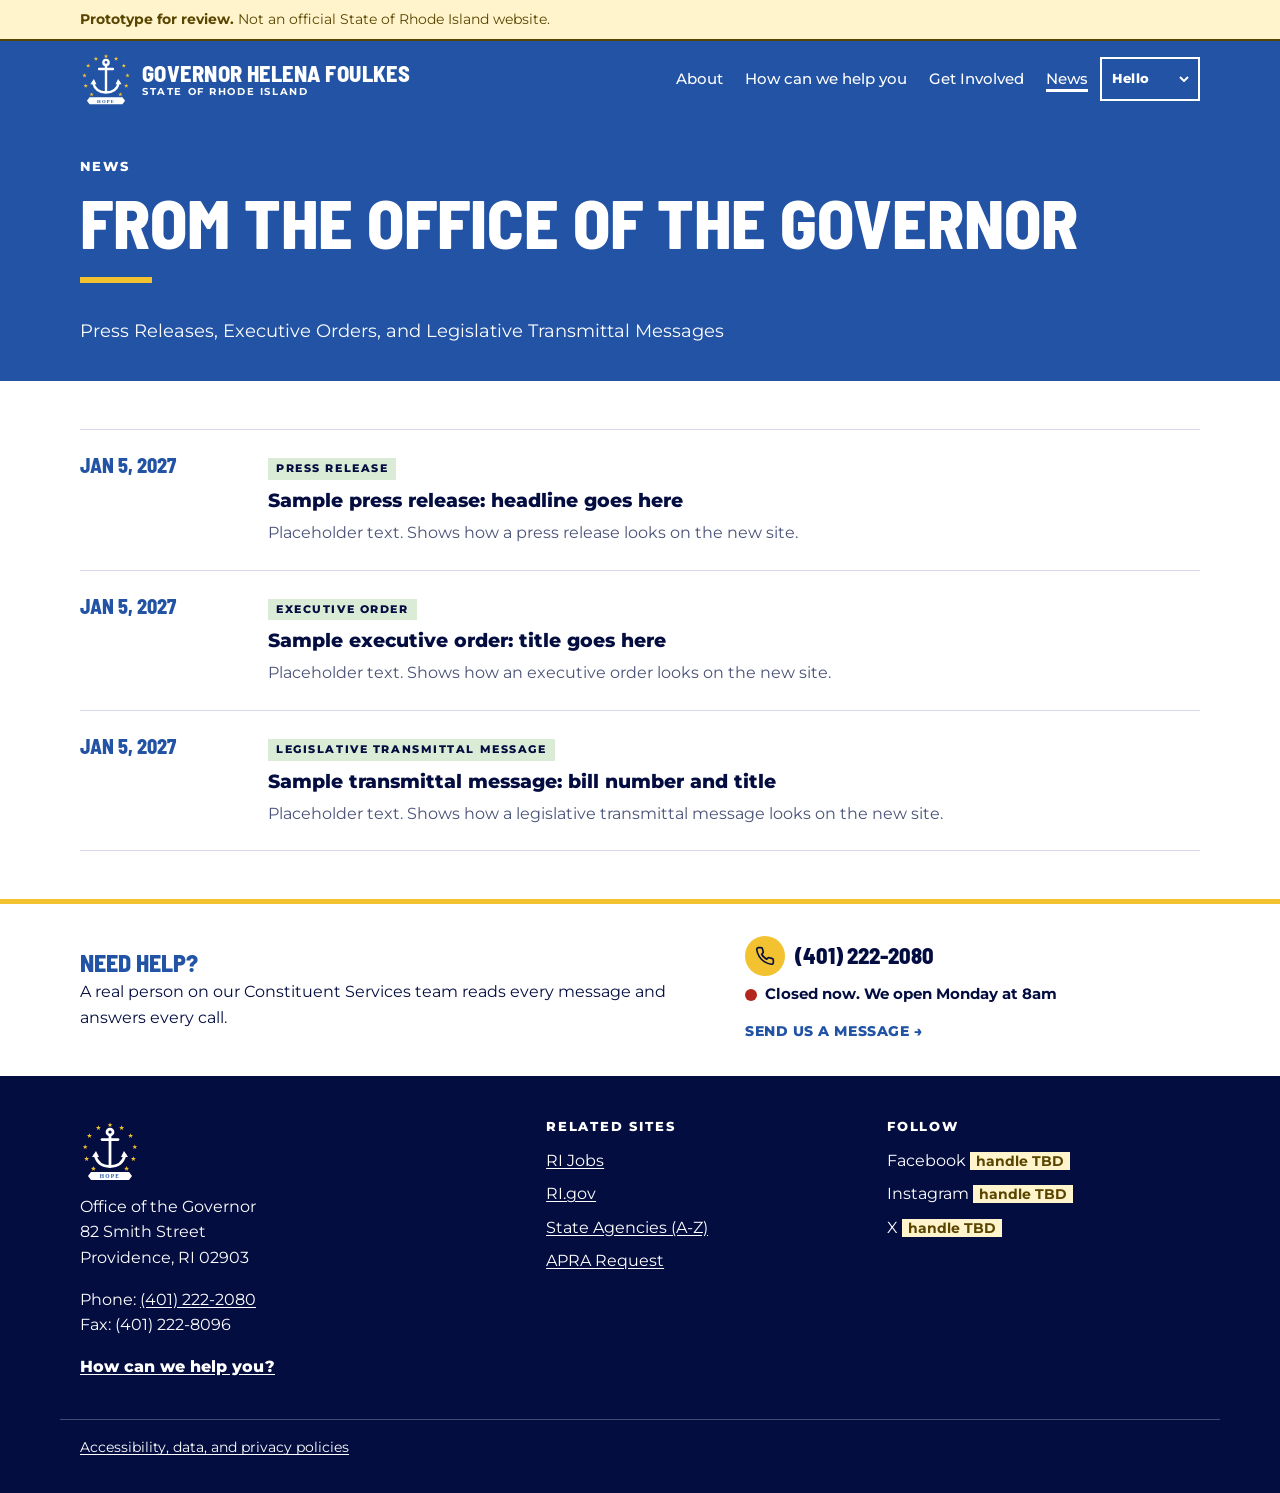
<file: news/index.html>
<!doctype html>
<html lang="en" class="no-js">
<head>
<meta charset="utf-8">
<meta name="viewport" content="width=device-width, initial-scale=1, viewport-fit=cover">
<meta name="robots" content="noindex, nofollow">
<title>News | Governor Helena Foulkes</title>
<meta name="description" content="News from the Office of Governor Helena Foulkes.">
<link rel="preconnect" href="https://fonts.googleapis.com">
<link rel="preconnect" href="https://fonts.gstatic.com" crossorigin>
<link rel="stylesheet" href="https://fonts.googleapis.com/css2?family=Barlow+Semi+Condensed:wght@600;800&family=Montserrat:wght@400;500;700;800&family=Allura&display=swap">
<link rel="icon" type="image/svg+xml" href="../assets/logo-on-white.svg">
<link rel="stylesheet" href="../assets/site.css">
<script src="../assets/site.js" defer></script>
<script src="../assets/translate.js" defer></script>
</head>
<body>
<a class="skip" href="#main">Skip to main content</a>

<section class="proto-banner" aria-label="Prototype notice">
  <div class="wrap"><strong>Prototype for review.</strong> Not an official State of Rhode Island website.</div>
</section>

<header class="top">
  <div class="wrap top-row">
    <a class="brand" href="../">
      <img src="../assets/logo-on-blue.svg" alt="" width="52" height="54">
      <span class="brand-text"><span class="brand-name">Governor Helena Foulkes</span><span class="brand-sub">State of Rhode Island</span></span>
    </a>
    <nav id="site-nav" class="site-nav" aria-label="Main">
      <ul>
          <li><a href="../about/">About</a></li>
          <li><a href="../how-can-we-help/">How can we help you</a></li>
          <li><a href="../get-involved/">Get Involved</a></li>
          <li><a href="../news/" aria-current="page">News</a></li>
      </ul>
    </nav>
    <div class="top-tools">
      <label class="sr" for="lang-select">Translate this page</label><select id="lang-select" class="lang-select notranslate" translate="no"><option value="en" lang="en" title="English">Hello</option><option value="es" lang="es" title="Spanish (Español)">Hola</option><option value="pt" lang="pt" title="Portuguese (Português)">Olá</option><option value="fr" lang="fr" title="French (Français)">Bonjour</option><option value="ht" lang="ht" title="Haitian Creole (Kreyòl ayisyen)">Bonjou</option><option value="zh-CN" lang="zh-CN" title="Chinese (中文)">你好</option><option value="it" lang="it" title="Italian (Italiano)">Ciao</option><option value="ar" lang="ar" title="Arabic (العربية)">مرحبا</option></select>
      <button class="menu-btn" type="button" aria-expanded="false" aria-controls="site-nav">Menu</button>
    </div>
  </div>
  <div id="google_translate_element" hidden></div>
</header>

<main id="main" tabindex="-1">

<section class="page-head"><div class="wrap"><p class="eyebrow">News</p><h1>From the Office of the Governor</h1>
<p class="lead">Press Releases, Executive Orders, and Legislative Transmittal Messages</p></div></section>
<section class="band"><div class="wrap">
  <h2 class="sr">Latest</h2>
  <ul class="news"><li><div class="when">Jan 5, 2027</div><div><span class="tag">Press Release</span><h3><a href="../news/sample-press-release/">Sample press release: headline goes here</a></h3><p>Placeholder text. Shows how a press release looks on the new site.</p></div></li><li><div class="when">Jan 5, 2027</div><div><span class="tag">Executive Order</span><h3><a href="../news/sample-executive-order/">Sample executive order: title goes here</a></h3><p>Placeholder text. Shows how an executive order looks on the new site.</p></div></li><li><div class="when">Jan 5, 2027</div><div><span class="tag">Legislative Transmittal Message</span><h3><a href="../news/sample-transmittal-message/">Sample transmittal message: bill number and title</a></h3><p>Placeholder text. Shows how a legislative transmittal message looks on the new site.</p></div></li></ul>
</div></section>

</main>

<section class="need-help" id="need-help" aria-labelledby="need-help-h">
  <div class="wrap need-grid">
    <div>
      <h2 id="need-help-h">Need help?</h2>
      <p>A real person on our Constituent Services team reads every message and answers every call.</p>
    </div>
    <div class="need-call">
      <p class="need-phone"><span class="ico ico-sm" aria-hidden="true"><svg viewBox="0 0 24 24" fill="none" stroke="currentColor" stroke-width="2" stroke-linecap="round" stroke-linejoin="round"><path d="M22 16.9v3a2 2 0 0 1-2.2 2 19.8 19.8 0 0 1-8.6-3.1 19.5 19.5 0 0 1-6-6A19.8 19.8 0 0 1 2.1 4.2 2 2 0 0 1 4.1 2h3a2 2 0 0 1 2 1.7c.1 1 .4 1.9.7 2.8a2 2 0 0 1-.5 2.1L8 9.9a16 16 0 0 0 6 6l1.3-1.3a2 2 0 0 1 2.1-.4c.9.3 1.8.6 2.8.7a2 2 0 0 1 1.7 2z"/></svg></span><a href="tel:+14012222080">(401) 222-2080</a></p>
      <p><span class="open-status" data-open="8" data-close="17"><span class="dot" aria-hidden="true"></span><span class="open-text">Open Monday to Friday, 8am to 5pm</span></span></p>
      <p class="need-tell"><a class="card-cta" href="../how-can-we-help/#problem">Send us a message <span aria-hidden="true">&rarr;</span></a></p>
    </div>
  </div>
  <a class="help-fab" href="#need-help">Need help?</a>
</section>

<footer class="foot">
  <div class="wrap foot-grid">
    <div class="foot-brand">
      <img src="../assets/logo-on-blue.svg" alt="" width="64" height="66">
      <p class="foot-office">Office of the Governor<br>82 Smith Street<br>Providence, RI 02903</p>
      <p>Phone: <a href="tel:+14012222080">(401) 222-2080</a><br>Fax: (401) 222-8096</p>
      <p><a class="foot-cta" href="../how-can-we-help/">How can we help you?</a></p>
    </div>
    <div>
      <h2 class="foot-h">Related sites</h2>
      <ul>
        <li><a href="https://www.employri.org/">RI Jobs</a></li>
        <li><a href="https://www.ri.gov/">RI.gov</a></li>
        <li><a href="https://www.ri.gov/guide/">State Agencies (A-Z)</a></li>
        <li><a href="https://governor.ri.gov/apra-request">APRA Request</a></li>
      </ul>
    </div>
    <div>
      <h2 class="foot-h">Follow</h2>
      <ul class="social">
        <li>Facebook <span class="ph">handle TBD</span></li>
        <li>Instagram <span class="ph">handle TBD</span></li>
        <li>X <span class="ph">handle TBD</span></li>
      </ul>
    </div>
  </div>
  <div class="wrap foot-legal">
    <p><a href="https://www.ri.gov/policies/">Accessibility, data, and privacy policies</a></p>
  </div>
</footer>
</body>
</html>
</file>
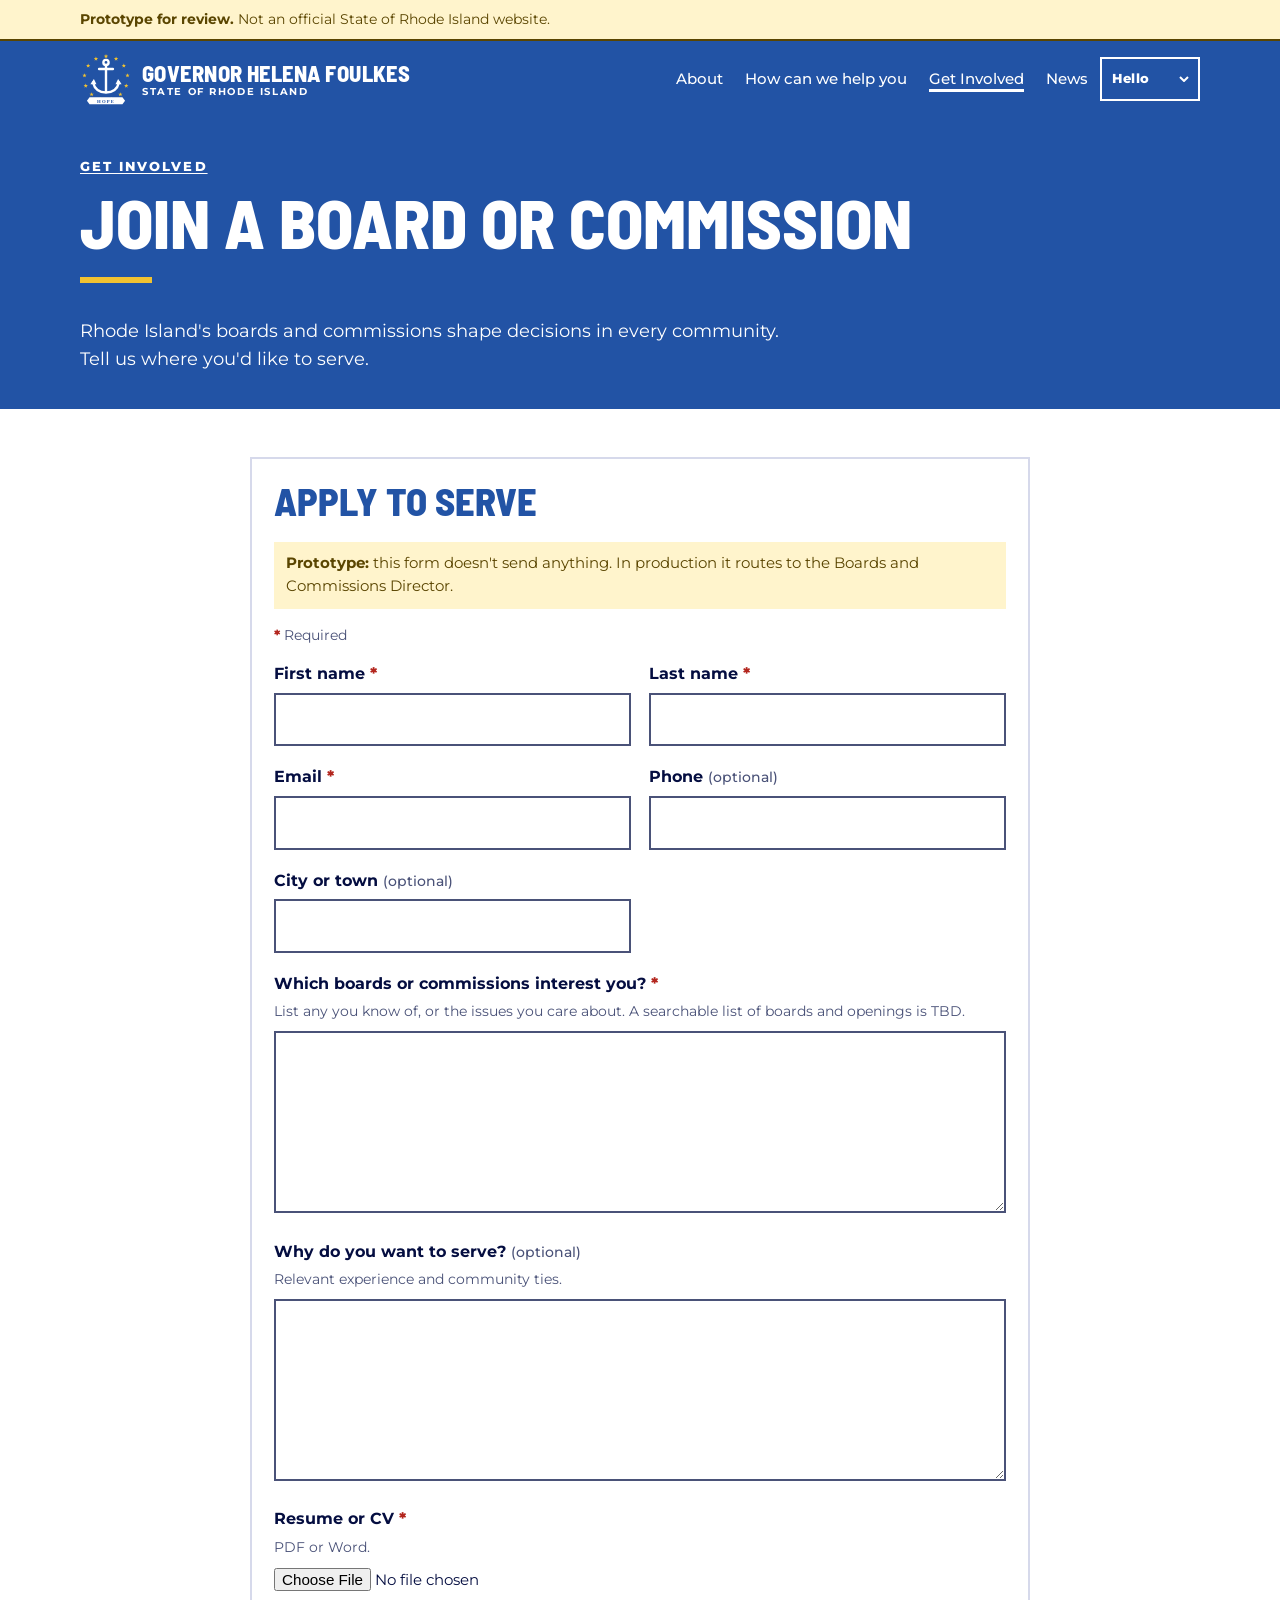
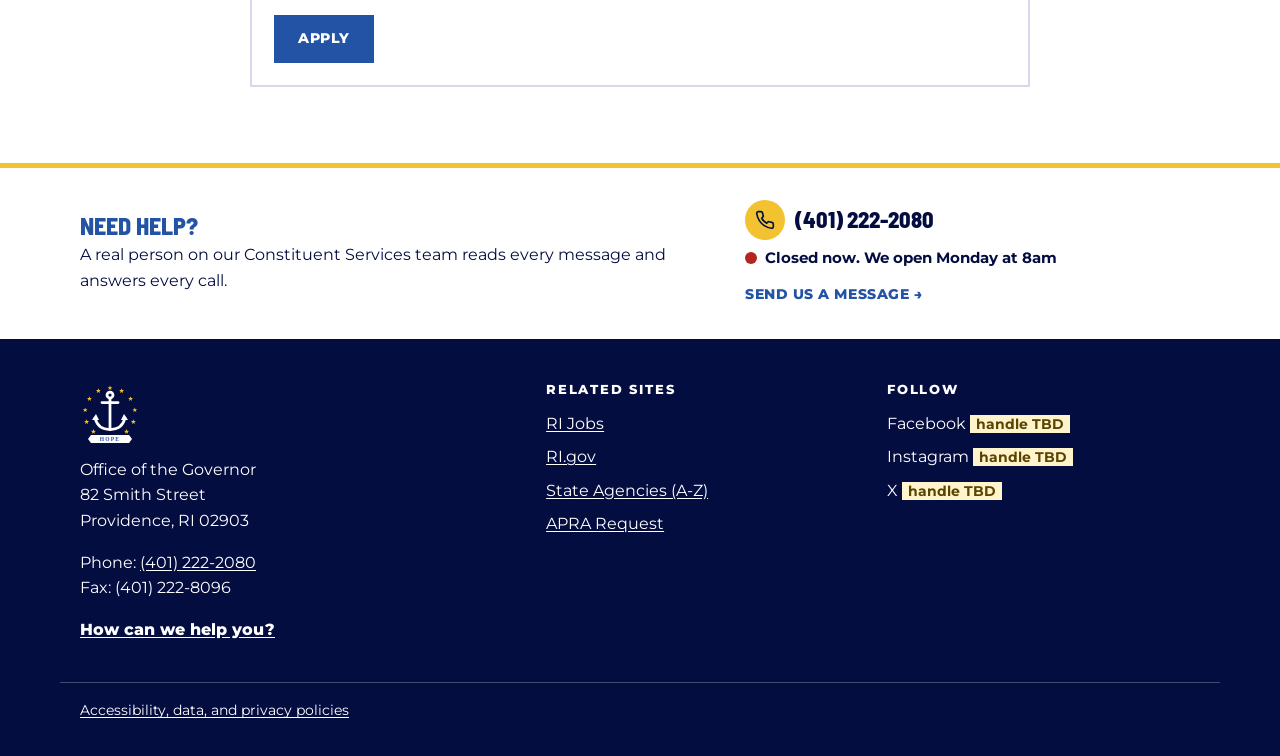
<file: get-involved/boards-and-commissions/index.html>
<!doctype html>
<html lang="en" class="no-js">
<head>
<meta charset="utf-8">
<meta name="viewport" content="width=device-width, initial-scale=1, viewport-fit=cover">
<meta name="robots" content="noindex, nofollow">
<title>Join a board or commission | Governor Helena Foulkes</title>
<meta name="description" content="Apply to serve on a Rhode Island board or commission.">
<link rel="preconnect" href="https://fonts.googleapis.com">
<link rel="preconnect" href="https://fonts.gstatic.com" crossorigin>
<link rel="stylesheet" href="https://fonts.googleapis.com/css2?family=Barlow+Semi+Condensed:wght@600;800&family=Montserrat:wght@400;500;700;800&family=Allura&display=swap">
<link rel="icon" type="image/svg+xml" href="../../assets/logo-on-white.svg">
<link rel="stylesheet" href="../../assets/site.css">
<script src="../../assets/site.js" defer></script>
<script src="../../assets/forms.js" defer></script>
<script src="../../assets/translate.js" defer></script>
</head>
<body>
<a class="skip" href="#main">Skip to main content</a>

<section class="proto-banner" aria-label="Prototype notice">
  <div class="wrap"><strong>Prototype for review.</strong> Not an official State of Rhode Island website.</div>
</section>

<header class="top">
  <div class="wrap top-row">
    <a class="brand" href="../../">
      <img src="../../assets/logo-on-blue.svg" alt="" width="52" height="54">
      <span class="brand-text"><span class="brand-name">Governor Helena Foulkes</span><span class="brand-sub">State of Rhode Island</span></span>
    </a>
    <nav id="site-nav" class="site-nav" aria-label="Main">
      <ul>
          <li><a href="../../about/">About</a></li>
          <li><a href="../../how-can-we-help/">How can we help you</a></li>
          <li><a href="../../get-involved/" aria-current="page">Get Involved</a></li>
          <li><a href="../../news/">News</a></li>
      </ul>
    </nav>
    <div class="top-tools">
      <label class="sr" for="lang-select">Translate this page</label><select id="lang-select" class="lang-select notranslate" translate="no"><option value="en" lang="en" title="English">Hello</option><option value="es" lang="es" title="Spanish (Español)">Hola</option><option value="pt" lang="pt" title="Portuguese (Português)">Olá</option><option value="fr" lang="fr" title="French (Français)">Bonjour</option><option value="ht" lang="ht" title="Haitian Creole (Kreyòl ayisyen)">Bonjou</option><option value="zh-CN" lang="zh-CN" title="Chinese (中文)">你好</option><option value="it" lang="it" title="Italian (Italiano)">Ciao</option><option value="ar" lang="ar" title="Arabic (العربية)">مرحبا</option></select>
      <button class="menu-btn" type="button" aria-expanded="false" aria-controls="site-nav">Menu</button>
    </div>
  </div>
  <div id="google_translate_element" hidden></div>
</header>

<main id="main" tabindex="-1">

<section class="page-head"><div class="wrap"><p class="eyebrow"><a href="../../get-involved/">Get involved</a></p><h1>Join a board or commission</h1>
<p class="lead">Rhode Island's boards and commissions shape decisions in every community. Tell us where you'd like to serve.</p></div></section>
<section class="band"><div class="wrap narrow"><section class="form-wrap" aria-labelledby="boards-form-h">
  <h2 id="boards-form-h">Apply to serve</h2>
  
  <p class="proto-note"><strong>Prototype:</strong> this form doesn't send anything. In production it routes to the Boards and Commissions Director.</p>
  <p class="req-key"><span class="req" aria-hidden="true">*</span> Required</p>
  <form class="mock-form" id="boards-form" novalidate data-routes="the Boards and Commissions Director">
    <div class="err-summary" role="alert" tabindex="-1" hidden></div>
    <div class="fields">
<div class="field"><label for="fname">First name <span class="req" aria-hidden="true">*</span><span class="sr">(required)</span></label><input type="text" id="fname" name="fname" autocomplete="given-name" required></div>
<div class="field"><label for="lname">Last name <span class="req" aria-hidden="true">*</span><span class="sr">(required)</span></label><input type="text" id="lname" name="lname" autocomplete="family-name" required></div>
<div class="field"><label for="email">Email <span class="req" aria-hidden="true">*</span><span class="sr">(required)</span></label><input type="email" id="email" name="email" autocomplete="email" required></div>
<div class="field"><label for="phone">Phone <span class="opt">(optional)</span></label><input type="tel" id="phone" name="phone" autocomplete="tel"></div>
<div class="field"><label for="town">City or town <span class="opt">(optional)</span></label><input type="text" id="town" name="town" autocomplete="address-level2"></div>
<div class="field full"><label for="which">Which boards or commissions interest you? <span class="req" aria-hidden="true">*</span><span class="sr">(required)</span></label><p class="hint" id="which-hint">List any you know of, or the issues you care about. A searchable list of boards and openings is TBD.</p><textarea id="which" name="which" rows="6" required aria-describedby="which-hint"></textarea></div>
<div class="field full"><label for="why">Why do you want to serve? <span class="opt">(optional)</span></label><p class="hint" id="why-hint">Relevant experience and community ties.</p><textarea id="why" name="why" rows="6" aria-describedby="why-hint"></textarea></div>
<div class="field full"><label for="resume">Resume or CV <span class="req" aria-hidden="true">*</span><span class="sr">(required)</span></label><p class="hint" id="resume-hint">PDF or Word.</p><input type="file" id="resume" name="resume" accept=".pdf,.doc,.docx" required aria-describedby="resume-hint"></div>
    </div>
    <button class="btn btn-blue" type="submit">Apply</button>
  </form>
  <div class="confirm" id="boards-form-done" tabindex="-1" hidden>
    <h3>Thank you. We got it.</h3>
    <p>We'll review what you sent and get back to you. <span class="ph">Response-time promise TBD</span></p>
    <p class="proto-note">Prototype: nothing was sent. In production this goes to the Boards and Commissions Director.</p>
  </div>
</section></div></section>

</main>

<section class="need-help" id="need-help" aria-labelledby="need-help-h">
  <div class="wrap need-grid">
    <div>
      <h2 id="need-help-h">Need help?</h2>
      <p>A real person on our Constituent Services team reads every message and answers every call.</p>
    </div>
    <div class="need-call">
      <p class="need-phone"><span class="ico ico-sm" aria-hidden="true"><svg viewBox="0 0 24 24" fill="none" stroke="currentColor" stroke-width="2" stroke-linecap="round" stroke-linejoin="round"><path d="M22 16.9v3a2 2 0 0 1-2.2 2 19.8 19.8 0 0 1-8.6-3.1 19.5 19.5 0 0 1-6-6A19.8 19.8 0 0 1 2.1 4.2 2 2 0 0 1 4.1 2h3a2 2 0 0 1 2 1.7c.1 1 .4 1.9.7 2.8a2 2 0 0 1-.5 2.1L8 9.9a16 16 0 0 0 6 6l1.3-1.3a2 2 0 0 1 2.1-.4c.9.3 1.8.6 2.8.7a2 2 0 0 1 1.7 2z"/></svg></span><a href="tel:+14012222080">(401) 222-2080</a></p>
      <p><span class="open-status" data-open="8" data-close="17"><span class="dot" aria-hidden="true"></span><span class="open-text">Open Monday to Friday, 8am to 5pm</span></span></p>
      <p class="need-tell"><a class="card-cta" href="../../how-can-we-help/#problem">Send us a message <span aria-hidden="true">&rarr;</span></a></p>
    </div>
  </div>
  <a class="help-fab" href="#need-help">Need help?</a>
</section>

<footer class="foot">
  <div class="wrap foot-grid">
    <div class="foot-brand">
      <img src="../../assets/logo-on-blue.svg" alt="" width="64" height="66">
      <p class="foot-office">Office of the Governor<br>82 Smith Street<br>Providence, RI 02903</p>
      <p>Phone: <a href="tel:+14012222080">(401) 222-2080</a><br>Fax: (401) 222-8096</p>
      <p><a class="foot-cta" href="../../how-can-we-help/">How can we help you?</a></p>
    </div>
    <div>
      <h2 class="foot-h">Related sites</h2>
      <ul>
        <li><a href="https://www.employri.org/">RI Jobs</a></li>
        <li><a href="https://www.ri.gov/">RI.gov</a></li>
        <li><a href="https://www.ri.gov/guide/">State Agencies (A-Z)</a></li>
        <li><a href="https://governor.ri.gov/apra-request">APRA Request</a></li>
      </ul>
    </div>
    <div>
      <h2 class="foot-h">Follow</h2>
      <ul class="social">
        <li>Facebook <span class="ph">handle TBD</span></li>
        <li>Instagram <span class="ph">handle TBD</span></li>
        <li>X <span class="ph">handle TBD</span></li>
      </ul>
    </div>
  </div>
  <div class="wrap foot-legal">
    <p><a href="https://www.ri.gov/policies/">Accessibility, data, and privacy policies</a></p>
  </div>
</footer>
</body>
</html>
</file>
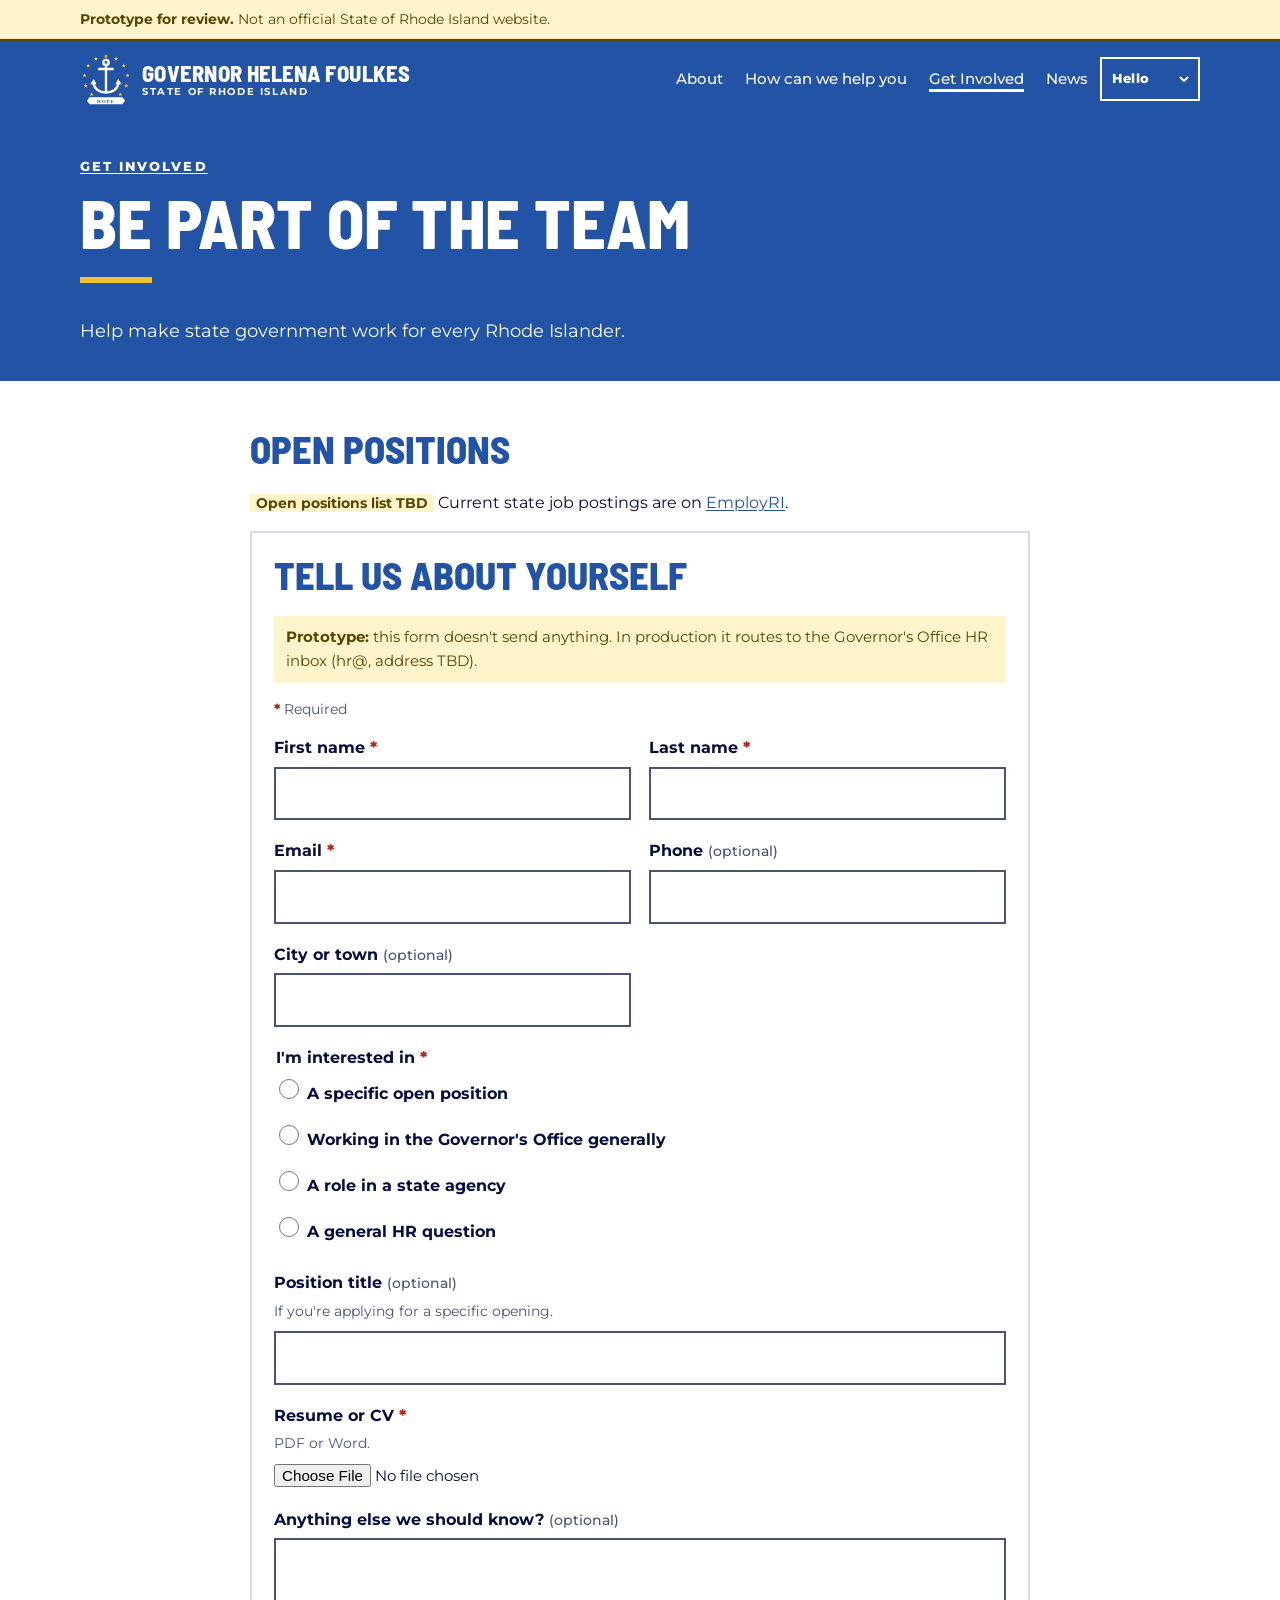
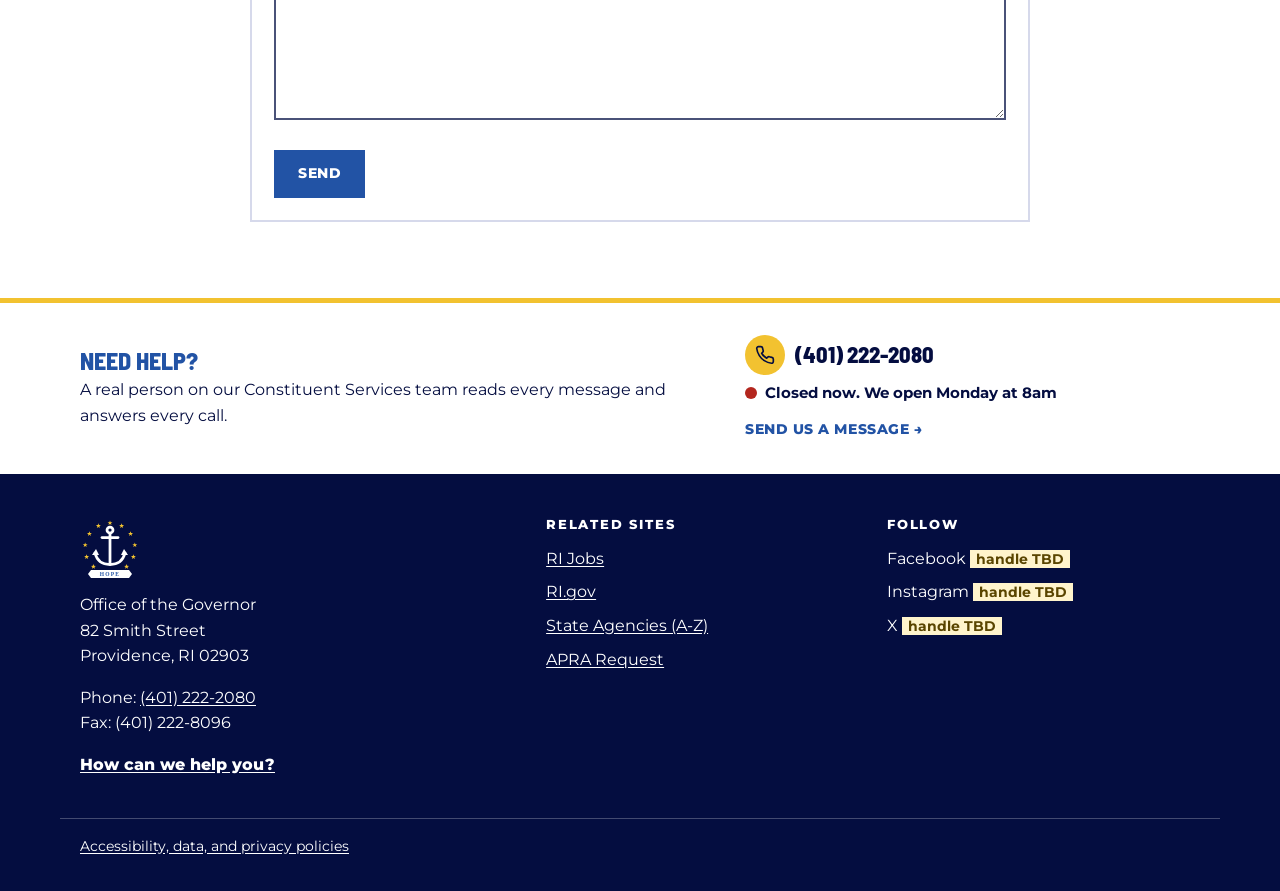
<file: get-involved/join-the-team/index.html>
<!doctype html>
<html lang="en" class="no-js">
<head>
<meta charset="utf-8">
<meta name="viewport" content="width=device-width, initial-scale=1, viewport-fit=cover">
<meta name="robots" content="noindex, nofollow">
<title>Be part of the team | Governor Helena Foulkes</title>
<meta name="description" content="Work in the Office of Governor Helena Foulkes.">
<link rel="preconnect" href="https://fonts.googleapis.com">
<link rel="preconnect" href="https://fonts.gstatic.com" crossorigin>
<link rel="stylesheet" href="https://fonts.googleapis.com/css2?family=Barlow+Semi+Condensed:wght@600;800&family=Montserrat:wght@400;500;700;800&family=Allura&display=swap">
<link rel="icon" type="image/svg+xml" href="../../assets/logo-on-white.svg">
<link rel="stylesheet" href="../../assets/site.css">
<script src="../../assets/site.js" defer></script>
<script src="../../assets/forms.js" defer></script>
<script src="../../assets/translate.js" defer></script>
</head>
<body>
<a class="skip" href="#main">Skip to main content</a>

<section class="proto-banner" aria-label="Prototype notice">
  <div class="wrap"><strong>Prototype for review.</strong> Not an official State of Rhode Island website.</div>
</section>

<header class="top">
  <div class="wrap top-row">
    <a class="brand" href="../../">
      <img src="../../assets/logo-on-blue.svg" alt="" width="52" height="54">
      <span class="brand-text"><span class="brand-name">Governor Helena Foulkes</span><span class="brand-sub">State of Rhode Island</span></span>
    </a>
    <nav id="site-nav" class="site-nav" aria-label="Main">
      <ul>
          <li><a href="../../about/">About</a></li>
          <li><a href="../../how-can-we-help/">How can we help you</a></li>
          <li><a href="../../get-involved/" aria-current="page">Get Involved</a></li>
          <li><a href="../../news/">News</a></li>
      </ul>
    </nav>
    <div class="top-tools">
      <label class="sr" for="lang-select">Translate this page</label><select id="lang-select" class="lang-select notranslate" translate="no"><option value="en" lang="en" title="English">Hello</option><option value="es" lang="es" title="Spanish (Español)">Hola</option><option value="pt" lang="pt" title="Portuguese (Português)">Olá</option><option value="fr" lang="fr" title="French (Français)">Bonjour</option><option value="ht" lang="ht" title="Haitian Creole (Kreyòl ayisyen)">Bonjou</option><option value="zh-CN" lang="zh-CN" title="Chinese (中文)">你好</option><option value="it" lang="it" title="Italian (Italiano)">Ciao</option><option value="ar" lang="ar" title="Arabic (العربية)">مرحبا</option></select>
      <button class="menu-btn" type="button" aria-expanded="false" aria-controls="site-nav">Menu</button>
    </div>
  </div>
  <div id="google_translate_element" hidden></div>
</header>

<main id="main" tabindex="-1">

<section class="page-head"><div class="wrap"><p class="eyebrow"><a href="../../get-involved/">Get involved</a></p><h1>Be part of the team</h1>
<p class="lead">Help make state government work for every Rhode Islander.</p></div></section>
<section class="band"><div class="wrap narrow">
  <h2>Open positions</h2>
  <p><span class="ph">Open positions list TBD</span> Current state job postings are on <a href="https://www.employri.org/">EmployRI</a>.</p>
  <section class="form-wrap" aria-labelledby="team-form-h">
  <h2 id="team-form-h">Tell us about yourself</h2>
  
  <p class="proto-note"><strong>Prototype:</strong> this form doesn't send anything. In production it routes to the Governor's Office HR inbox (hr@, address TBD).</p>
  <p class="req-key"><span class="req" aria-hidden="true">*</span> Required</p>
  <form class="mock-form" id="team-form" novalidate data-routes="the Governor&#x27;s Office HR inbox (hr@, address TBD)">
    <div class="err-summary" role="alert" tabindex="-1" hidden></div>
    <div class="fields">
<div class="field"><label for="fname">First name <span class="req" aria-hidden="true">*</span><span class="sr">(required)</span></label><input type="text" id="fname" name="fname" autocomplete="given-name" required></div>
<div class="field"><label for="lname">Last name <span class="req" aria-hidden="true">*</span><span class="sr">(required)</span></label><input type="text" id="lname" name="lname" autocomplete="family-name" required></div>
<div class="field"><label for="email">Email <span class="req" aria-hidden="true">*</span><span class="sr">(required)</span></label><input type="email" id="email" name="email" autocomplete="email" required></div>
<div class="field"><label for="phone">Phone <span class="opt">(optional)</span></label><input type="tel" id="phone" name="phone" autocomplete="tel"></div>
<div class="field"><label for="town">City or town <span class="opt">(optional)</span></label><input type="text" id="town" name="town" autocomplete="address-level2"></div>
<fieldset class="field full group"><legend>I'm interested in <span class="req" aria-hidden="true">*</span><span class="sr">(required)</span></legend><div class="choices"><label class="choice" for="interest-0"><input type="radio" id="interest-0" name="interest" value="A specific open position" required> A specific open position</label><label class="choice" for="interest-1"><input type="radio" id="interest-1" name="interest" value="Working in the Governor&#x27;s Office generally" required> Working in the Governor&#x27;s Office generally</label><label class="choice" for="interest-2"><input type="radio" id="interest-2" name="interest" value="A role in a state agency" required> A role in a state agency</label><label class="choice" for="interest-3"><input type="radio" id="interest-3" name="interest" value="A general HR question" required> A general HR question</label></div></fieldset>
<div class="field full"><label for="position">Position title <span class="opt">(optional)</span></label><p class="hint" id="position-hint">If you're applying for a specific opening.</p><input type="text" id="position" name="position" aria-describedby="position-hint"></div>
<div class="field full"><label for="resume">Resume or CV <span class="req" aria-hidden="true">*</span><span class="sr">(required)</span></label><p class="hint" id="resume-hint">PDF or Word.</p><input type="file" id="resume" name="resume" accept=".pdf,.doc,.docx" required aria-describedby="resume-hint"></div>
<div class="field full"><label for="note">Anything else we should know? <span class="opt">(optional)</span></label><textarea id="note" name="note" rows="6"></textarea></div>
    </div>
    <button class="btn btn-blue" type="submit">Send</button>
  </form>
  <div class="confirm" id="team-form-done" tabindex="-1" hidden>
    <h3>Thank you. We got it.</h3>
    <p>We'll review what you sent and get back to you. <span class="ph">Response-time promise TBD</span></p>
    <p class="proto-note">Prototype: nothing was sent. In production this goes to the Governor's Office HR inbox (hr@, address TBD).</p>
  </div>
</section>
</div></section>

</main>

<section class="need-help" id="need-help" aria-labelledby="need-help-h">
  <div class="wrap need-grid">
    <div>
      <h2 id="need-help-h">Need help?</h2>
      <p>A real person on our Constituent Services team reads every message and answers every call.</p>
    </div>
    <div class="need-call">
      <p class="need-phone"><span class="ico ico-sm" aria-hidden="true"><svg viewBox="0 0 24 24" fill="none" stroke="currentColor" stroke-width="2" stroke-linecap="round" stroke-linejoin="round"><path d="M22 16.9v3a2 2 0 0 1-2.2 2 19.8 19.8 0 0 1-8.6-3.1 19.5 19.5 0 0 1-6-6A19.8 19.8 0 0 1 2.1 4.2 2 2 0 0 1 4.1 2h3a2 2 0 0 1 2 1.7c.1 1 .4 1.9.7 2.8a2 2 0 0 1-.5 2.1L8 9.9a16 16 0 0 0 6 6l1.3-1.3a2 2 0 0 1 2.1-.4c.9.3 1.8.6 2.8.7a2 2 0 0 1 1.7 2z"/></svg></span><a href="tel:+14012222080">(401) 222-2080</a></p>
      <p><span class="open-status" data-open="8" data-close="17"><span class="dot" aria-hidden="true"></span><span class="open-text">Open Monday to Friday, 8am to 5pm</span></span></p>
      <p class="need-tell"><a class="card-cta" href="../../how-can-we-help/#problem">Send us a message <span aria-hidden="true">&rarr;</span></a></p>
    </div>
  </div>
  <a class="help-fab" href="#need-help">Need help?</a>
</section>

<footer class="foot">
  <div class="wrap foot-grid">
    <div class="foot-brand">
      <img src="../../assets/logo-on-blue.svg" alt="" width="64" height="66">
      <p class="foot-office">Office of the Governor<br>82 Smith Street<br>Providence, RI 02903</p>
      <p>Phone: <a href="tel:+14012222080">(401) 222-2080</a><br>Fax: (401) 222-8096</p>
      <p><a class="foot-cta" href="../../how-can-we-help/">How can we help you?</a></p>
    </div>
    <div>
      <h2 class="foot-h">Related sites</h2>
      <ul>
        <li><a href="https://www.employri.org/">RI Jobs</a></li>
        <li><a href="https://www.ri.gov/">RI.gov</a></li>
        <li><a href="https://www.ri.gov/guide/">State Agencies (A-Z)</a></li>
        <li><a href="https://governor.ri.gov/apra-request">APRA Request</a></li>
      </ul>
    </div>
    <div>
      <h2 class="foot-h">Follow</h2>
      <ul class="social">
        <li>Facebook <span class="ph">handle TBD</span></li>
        <li>Instagram <span class="ph">handle TBD</span></li>
        <li>X <span class="ph">handle TBD</span></li>
      </ul>
    </div>
  </div>
  <div class="wrap foot-legal">
    <p><a href="https://www.ri.gov/policies/">Accessibility, data, and privacy policies</a></p>
  </div>
</footer>
</body>
</html>
</file>
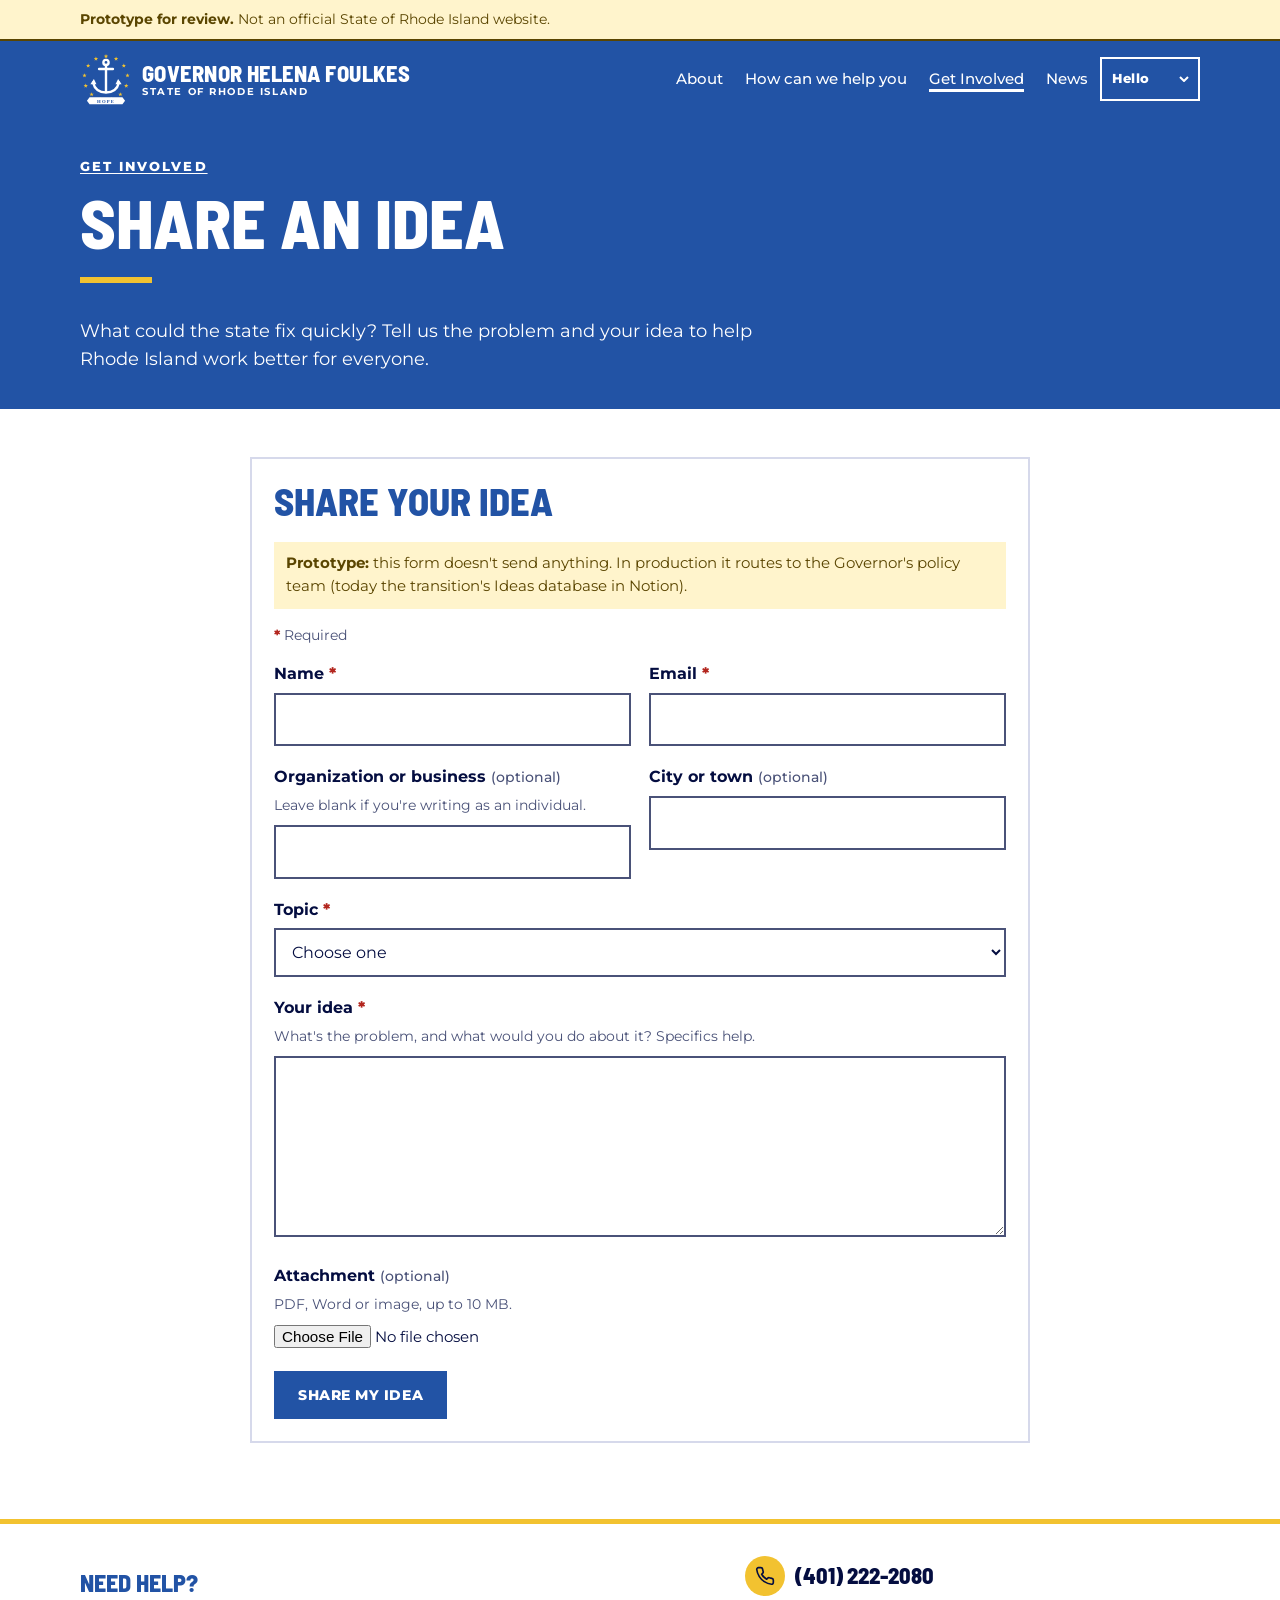
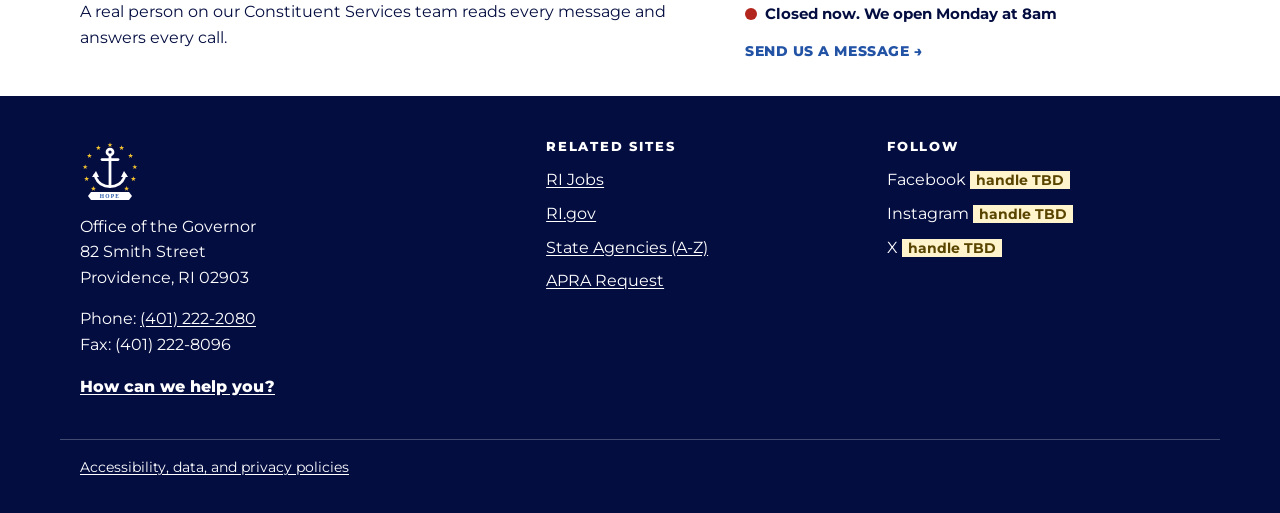
<file: get-involved/share-an-idea/index.html>
<!doctype html>
<html lang="en" class="no-js">
<head>
<meta charset="utf-8">
<meta name="viewport" content="width=device-width, initial-scale=1, viewport-fit=cover">
<meta name="robots" content="noindex, nofollow">
<title>Share an idea | Governor Helena Foulkes</title>
<meta name="description" content="Share an idea with Governor Foulkes.">
<link rel="preconnect" href="https://fonts.googleapis.com">
<link rel="preconnect" href="https://fonts.gstatic.com" crossorigin>
<link rel="stylesheet" href="https://fonts.googleapis.com/css2?family=Barlow+Semi+Condensed:wght@600;800&family=Montserrat:wght@400;500;700;800&family=Allura&display=swap">
<link rel="icon" type="image/svg+xml" href="../../assets/logo-on-white.svg">
<link rel="stylesheet" href="../../assets/site.css">
<script src="../../assets/site.js" defer></script>
<script src="../../assets/forms.js" defer></script>
<script src="../../assets/translate.js" defer></script>
</head>
<body>
<a class="skip" href="#main">Skip to main content</a>

<section class="proto-banner" aria-label="Prototype notice">
  <div class="wrap"><strong>Prototype for review.</strong> Not an official State of Rhode Island website.</div>
</section>

<header class="top">
  <div class="wrap top-row">
    <a class="brand" href="../../">
      <img src="../../assets/logo-on-blue.svg" alt="" width="52" height="54">
      <span class="brand-text"><span class="brand-name">Governor Helena Foulkes</span><span class="brand-sub">State of Rhode Island</span></span>
    </a>
    <nav id="site-nav" class="site-nav" aria-label="Main">
      <ul>
          <li><a href="../../about/">About</a></li>
          <li><a href="../../how-can-we-help/">How can we help you</a></li>
          <li><a href="../../get-involved/" aria-current="page">Get Involved</a></li>
          <li><a href="../../news/">News</a></li>
      </ul>
    </nav>
    <div class="top-tools">
      <label class="sr" for="lang-select">Translate this page</label><select id="lang-select" class="lang-select notranslate" translate="no"><option value="en" lang="en" title="English">Hello</option><option value="es" lang="es" title="Spanish (Español)">Hola</option><option value="pt" lang="pt" title="Portuguese (Português)">Olá</option><option value="fr" lang="fr" title="French (Français)">Bonjour</option><option value="ht" lang="ht" title="Haitian Creole (Kreyòl ayisyen)">Bonjou</option><option value="zh-CN" lang="zh-CN" title="Chinese (中文)">你好</option><option value="it" lang="it" title="Italian (Italiano)">Ciao</option><option value="ar" lang="ar" title="Arabic (العربية)">مرحبا</option></select>
      <button class="menu-btn" type="button" aria-expanded="false" aria-controls="site-nav">Menu</button>
    </div>
  </div>
  <div id="google_translate_element" hidden></div>
</header>

<main id="main" tabindex="-1">

<section class="page-head"><div class="wrap"><p class="eyebrow"><a href="../../get-involved/">Get involved</a></p><h1>Share an idea</h1>
<p class="lead">What could the state fix quickly? Tell us the problem and your idea to help Rhode Island work better for everyone.</p></div></section>
<section class="band"><div class="wrap narrow"><section class="form-wrap" aria-labelledby="idea-form-h">
  <h2 id="idea-form-h">Share your idea</h2>
  
  <p class="proto-note"><strong>Prototype:</strong> this form doesn't send anything. In production it routes to the Governor's policy team (today the transition's Ideas database in Notion).</p>
  <p class="req-key"><span class="req" aria-hidden="true">*</span> Required</p>
  <form class="mock-form" id="idea-form" novalidate data-routes="the Governor&#x27;s policy team (today the transition&#x27;s Ideas database in Notion)">
    <div class="err-summary" role="alert" tabindex="-1" hidden></div>
    <div class="fields">
<div class="field"><label for="name">Name <span class="req" aria-hidden="true">*</span><span class="sr">(required)</span></label><input type="text" id="name" name="name" autocomplete="name" required></div>
<div class="field"><label for="email">Email <span class="req" aria-hidden="true">*</span><span class="sr">(required)</span></label><input type="email" id="email" name="email" autocomplete="email" required></div>
<div class="field"><label for="org">Organization or business <span class="opt">(optional)</span></label><p class="hint" id="org-hint">Leave blank if you're writing as an individual.</p><input type="text" id="org" name="org" autocomplete="organization" aria-describedby="org-hint"></div>
<div class="field"><label for="town">City or town <span class="opt">(optional)</span></label><input type="text" id="town" name="town" autocomplete="address-level2"></div>
<div class="field full"><label for="topic">Topic <span class="req" aria-hidden="true">*</span><span class="sr">(required)</span></label><select id="topic" name="topic" required><option value="">Choose one</option><option>Health &amp; Human Services</option><option>Education &amp; Workforce</option><option>Economy</option><option>Housing</option><option>Public Safety &amp; Justice</option><option>Environment &amp; Energy</option><option>Infrastructure / Transportation</option><option>Government Operations / Budget &amp; Technology</option><option>Other</option></select></div>
<div class="field full"><label for="idea">Your idea <span class="req" aria-hidden="true">*</span><span class="sr">(required)</span></label><p class="hint" id="idea-hint">What's the problem, and what would you do about it? Specifics help.</p><textarea id="idea" name="idea" rows="6" required aria-describedby="idea-hint"></textarea></div>
<div class="field full"><label for="attach">Attachment <span class="opt">(optional)</span></label><p class="hint" id="attach-hint">PDF, Word or image, up to 10 MB.</p><input type="file" id="attach" name="attach" aria-describedby="attach-hint"></div>
    </div>
    <button class="btn btn-blue" type="submit">Share my idea</button>
  </form>
  <div class="confirm" id="idea-form-done" tabindex="-1" hidden>
    <h3>Thank you. We got it.</h3>
    <p>We'll review what you sent and get back to you. <span class="ph">Response-time promise TBD</span></p>
    <p class="proto-note">Prototype: nothing was sent. In production this goes to the Governor's policy team (today the transition's Ideas database in Notion).</p>
  </div>
</section></div></section>

</main>

<section class="need-help" id="need-help" aria-labelledby="need-help-h">
  <div class="wrap need-grid">
    <div>
      <h2 id="need-help-h">Need help?</h2>
      <p>A real person on our Constituent Services team reads every message and answers every call.</p>
    </div>
    <div class="need-call">
      <p class="need-phone"><span class="ico ico-sm" aria-hidden="true"><svg viewBox="0 0 24 24" fill="none" stroke="currentColor" stroke-width="2" stroke-linecap="round" stroke-linejoin="round"><path d="M22 16.9v3a2 2 0 0 1-2.2 2 19.8 19.8 0 0 1-8.6-3.1 19.5 19.5 0 0 1-6-6A19.8 19.8 0 0 1 2.1 4.2 2 2 0 0 1 4.1 2h3a2 2 0 0 1 2 1.7c.1 1 .4 1.9.7 2.8a2 2 0 0 1-.5 2.1L8 9.9a16 16 0 0 0 6 6l1.3-1.3a2 2 0 0 1 2.1-.4c.9.3 1.8.6 2.8.7a2 2 0 0 1 1.7 2z"/></svg></span><a href="tel:+14012222080">(401) 222-2080</a></p>
      <p><span class="open-status" data-open="8" data-close="17"><span class="dot" aria-hidden="true"></span><span class="open-text">Open Monday to Friday, 8am to 5pm</span></span></p>
      <p class="need-tell"><a class="card-cta" href="../../how-can-we-help/#problem">Send us a message <span aria-hidden="true">&rarr;</span></a></p>
    </div>
  </div>
  <a class="help-fab" href="#need-help">Need help?</a>
</section>

<footer class="foot">
  <div class="wrap foot-grid">
    <div class="foot-brand">
      <img src="../../assets/logo-on-blue.svg" alt="" width="64" height="66">
      <p class="foot-office">Office of the Governor<br>82 Smith Street<br>Providence, RI 02903</p>
      <p>Phone: <a href="tel:+14012222080">(401) 222-2080</a><br>Fax: (401) 222-8096</p>
      <p><a class="foot-cta" href="../../how-can-we-help/">How can we help you?</a></p>
    </div>
    <div>
      <h2 class="foot-h">Related sites</h2>
      <ul>
        <li><a href="https://www.employri.org/">RI Jobs</a></li>
        <li><a href="https://www.ri.gov/">RI.gov</a></li>
        <li><a href="https://www.ri.gov/guide/">State Agencies (A-Z)</a></li>
        <li><a href="https://governor.ri.gov/apra-request">APRA Request</a></li>
      </ul>
    </div>
    <div>
      <h2 class="foot-h">Follow</h2>
      <ul class="social">
        <li>Facebook <span class="ph">handle TBD</span></li>
        <li>Instagram <span class="ph">handle TBD</span></li>
        <li>X <span class="ph">handle TBD</span></li>
      </ul>
    </div>
  </div>
  <div class="wrap foot-legal">
    <p><a href="https://www.ri.gov/policies/">Accessibility, data, and privacy policies</a></p>
  </div>
</footer>
</body>
</html>
</file>
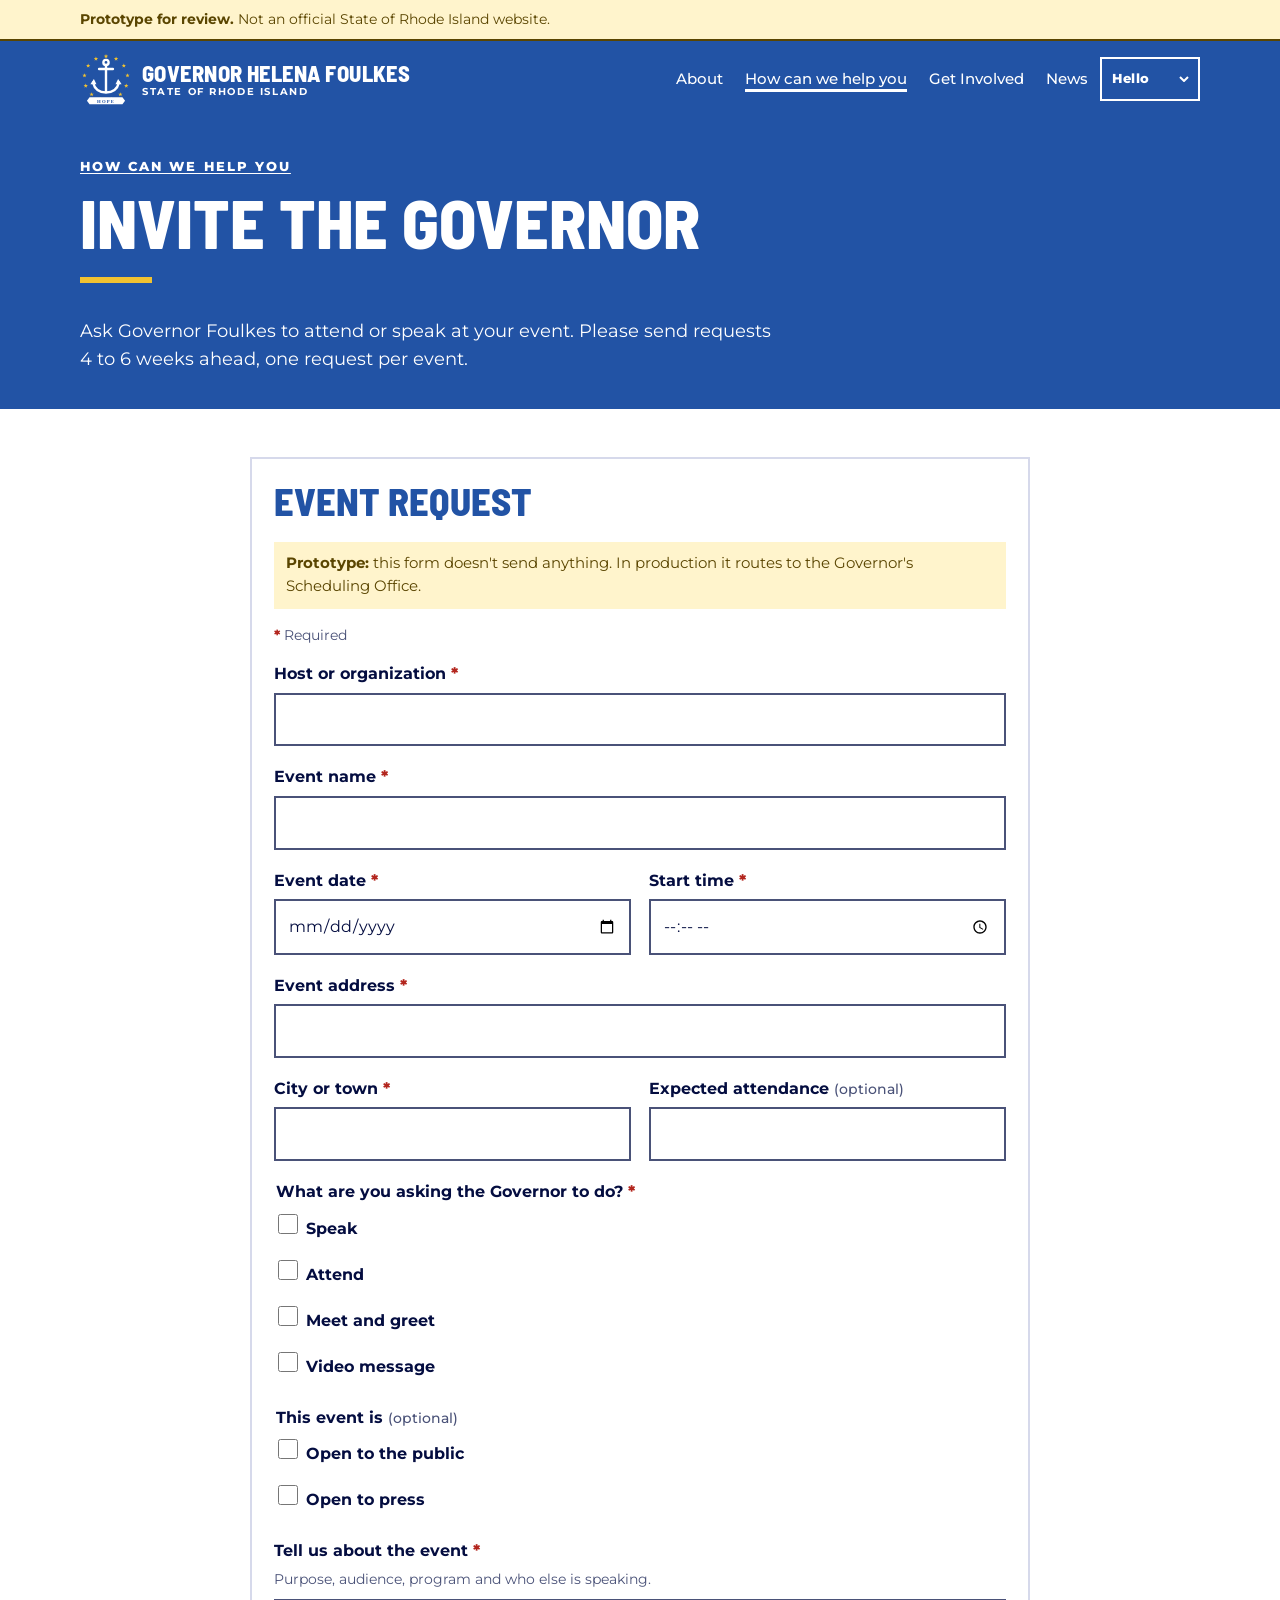
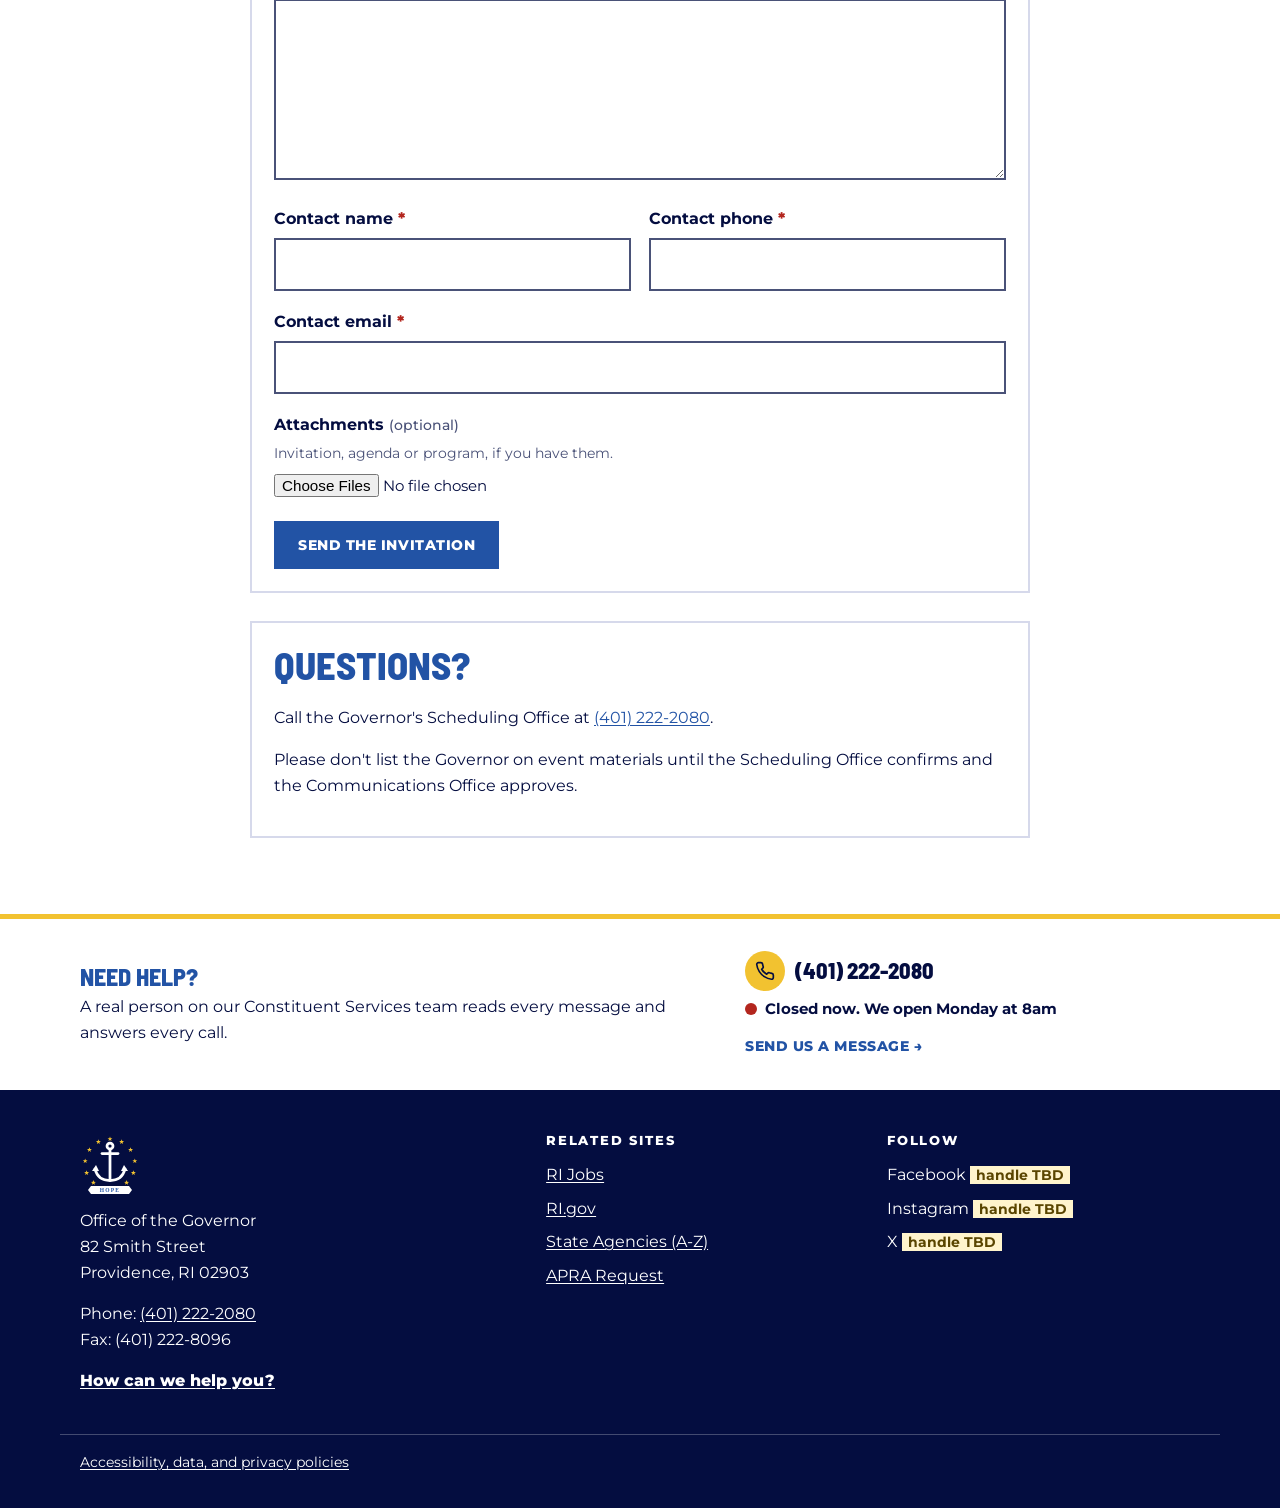
<file: how-can-we-help/invite-the-governor/index.html>
<!doctype html>
<html lang="en" class="no-js">
<head>
<meta charset="utf-8">
<meta name="viewport" content="width=device-width, initial-scale=1, viewport-fit=cover">
<meta name="robots" content="noindex, nofollow">
<title>Invite the Governor | Governor Helena Foulkes</title>
<meta name="description" content="Invite Governor Foulkes to your event.">
<link rel="preconnect" href="https://fonts.googleapis.com">
<link rel="preconnect" href="https://fonts.gstatic.com" crossorigin>
<link rel="stylesheet" href="https://fonts.googleapis.com/css2?family=Barlow+Semi+Condensed:wght@600;800&family=Montserrat:wght@400;500;700;800&family=Allura&display=swap">
<link rel="icon" type="image/svg+xml" href="../../assets/logo-on-white.svg">
<link rel="stylesheet" href="../../assets/site.css">
<script src="../../assets/site.js" defer></script>
<script src="../../assets/forms.js" defer></script>
<script src="../../assets/translate.js" defer></script>
</head>
<body>
<a class="skip" href="#main">Skip to main content</a>

<section class="proto-banner" aria-label="Prototype notice">
  <div class="wrap"><strong>Prototype for review.</strong> Not an official State of Rhode Island website.</div>
</section>

<header class="top">
  <div class="wrap top-row">
    <a class="brand" href="../../">
      <img src="../../assets/logo-on-blue.svg" alt="" width="52" height="54">
      <span class="brand-text"><span class="brand-name">Governor Helena Foulkes</span><span class="brand-sub">State of Rhode Island</span></span>
    </a>
    <nav id="site-nav" class="site-nav" aria-label="Main">
      <ul>
          <li><a href="../../about/">About</a></li>
          <li><a href="../../how-can-we-help/" aria-current="page">How can we help you</a></li>
          <li><a href="../../get-involved/">Get Involved</a></li>
          <li><a href="../../news/">News</a></li>
      </ul>
    </nav>
    <div class="top-tools">
      <label class="sr" for="lang-select">Translate this page</label><select id="lang-select" class="lang-select notranslate" translate="no"><option value="en" lang="en" title="English">Hello</option><option value="es" lang="es" title="Spanish (Español)">Hola</option><option value="pt" lang="pt" title="Portuguese (Português)">Olá</option><option value="fr" lang="fr" title="French (Français)">Bonjour</option><option value="ht" lang="ht" title="Haitian Creole (Kreyòl ayisyen)">Bonjou</option><option value="zh-CN" lang="zh-CN" title="Chinese (中文)">你好</option><option value="it" lang="it" title="Italian (Italiano)">Ciao</option><option value="ar" lang="ar" title="Arabic (العربية)">مرحبا</option></select>
      <button class="menu-btn" type="button" aria-expanded="false" aria-controls="site-nav">Menu</button>
    </div>
  </div>
  <div id="google_translate_element" hidden></div>
</header>

<main id="main" tabindex="-1">

<section class="page-head"><div class="wrap"><p class="eyebrow"><a href="../../how-can-we-help/">How can we help you</a></p><h1>Invite the Governor</h1>
<p class="lead">Ask Governor Foulkes to attend or speak at your event. Please send requests 4 to 6 weeks ahead, one request per event.</p></div></section>
<section class="band"><div class="wrap narrow">
  <section class="form-wrap" aria-labelledby="invite-form-h">
  <h2 id="invite-form-h">Event request</h2>
  
  <p class="proto-note"><strong>Prototype:</strong> this form doesn't send anything. In production it routes to the Governor's Scheduling Office.</p>
  <p class="req-key"><span class="req" aria-hidden="true">*</span> Required</p>
  <form class="mock-form" id="invite-form" novalidate data-routes="the Governor&#x27;s Scheduling Office">
    <div class="err-summary" role="alert" tabindex="-1" hidden></div>
    <div class="fields">
<div class="field full"><label for="host">Host or organization <span class="req" aria-hidden="true">*</span><span class="sr">(required)</span></label><input type="text" id="host" name="host" autocomplete="organization" required></div>
<div class="field full"><label for="ename">Event name <span class="req" aria-hidden="true">*</span><span class="sr">(required)</span></label><input type="text" id="ename" name="ename" required></div>
<div class="field"><label for="edate">Event date <span class="req" aria-hidden="true">*</span><span class="sr">(required)</span></label><input type="date" id="edate" name="edate" required></div>
<div class="field"><label for="etime">Start time <span class="req" aria-hidden="true">*</span><span class="sr">(required)</span></label><input type="time" id="etime" name="etime" required></div>
<div class="field full"><label for="eaddr">Event address <span class="req" aria-hidden="true">*</span><span class="sr">(required)</span></label><input type="text" id="eaddr" name="eaddr" autocomplete="street-address" required></div>
<div class="field"><label for="etown">City or town <span class="req" aria-hidden="true">*</span><span class="sr">(required)</span></label><input type="text" id="etown" name="etown" required></div>
<div class="field"><label for="attend">Expected attendance <span class="opt">(optional)</span></label><input type="number" id="attend" name="attend"></div>
<fieldset class="field full group" data-req-group="1"><legend>What are you asking the Governor to do? <span class="req" aria-hidden="true">*</span><span class="sr">(required)</span></legend><div class="choices"><label class="choice" for="role-0"><input type="checkbox" id="role-0" name="role" value="Speak"> Speak</label><label class="choice" for="role-1"><input type="checkbox" id="role-1" name="role" value="Attend"> Attend</label><label class="choice" for="role-2"><input type="checkbox" id="role-2" name="role" value="Meet and greet"> Meet and greet</label><label class="choice" for="role-3"><input type="checkbox" id="role-3" name="role" value="Video message"> Video message</label></div></fieldset>
<fieldset class="field full group"><legend>This event is <span class="opt">(optional)</span></legend><div class="choices"><label class="choice" for="open-0"><input type="checkbox" id="open-0" name="open" value="Open to the public"> Open to the public</label><label class="choice" for="open-1"><input type="checkbox" id="open-1" name="open" value="Open to press"> Open to press</label></div></fieldset>
<div class="field full"><label for="purpose">Tell us about the event <span class="req" aria-hidden="true">*</span><span class="sr">(required)</span></label><p class="hint" id="purpose-hint">Purpose, audience, program and who else is speaking.</p><textarea id="purpose" name="purpose" rows="6" required aria-describedby="purpose-hint"></textarea></div>
<div class="field"><label for="cname">Contact name <span class="req" aria-hidden="true">*</span><span class="sr">(required)</span></label><input type="text" id="cname" name="cname" autocomplete="name" required></div>
<div class="field"><label for="cphone">Contact phone <span class="req" aria-hidden="true">*</span><span class="sr">(required)</span></label><input type="tel" id="cphone" name="cphone" autocomplete="tel" required></div>
<div class="field full"><label for="cemail">Contact email <span class="req" aria-hidden="true">*</span><span class="sr">(required)</span></label><input type="email" id="cemail" name="cemail" autocomplete="email" required></div>
<div class="field full"><label for="attach">Attachments <span class="opt">(optional)</span></label><p class="hint" id="attach-hint">Invitation, agenda or program, if you have them.</p><input type="file" id="attach" name="attach" multiple aria-describedby="attach-hint"></div>
    </div>
    <button class="btn btn-blue" type="submit">Send the invitation</button>
  </form>
  <div class="confirm" id="invite-form-done" tabindex="-1" hidden>
    <h3>Thank you. We got it.</h3>
    <p>We'll review what you sent and get back to you. <span class="ph">Response-time promise TBD</span></p>
    <p class="proto-note">Prototype: nothing was sent. In production this goes to the Governor's Scheduling Office.</p>
  </div>
</section>
  <div class="call-box"><h2>Questions?</h2><p>Call the Governor's Scheduling Office at <a href="tel:+14012222080">(401) 222-2080</a>.</p>
  <p>Please don't list the Governor on event materials until the Scheduling Office confirms and the Communications Office approves.</p></div>
</div></section>

</main>

<section class="need-help" id="need-help" aria-labelledby="need-help-h">
  <div class="wrap need-grid">
    <div>
      <h2 id="need-help-h">Need help?</h2>
      <p>A real person on our Constituent Services team reads every message and answers every call.</p>
    </div>
    <div class="need-call">
      <p class="need-phone"><span class="ico ico-sm" aria-hidden="true"><svg viewBox="0 0 24 24" fill="none" stroke="currentColor" stroke-width="2" stroke-linecap="round" stroke-linejoin="round"><path d="M22 16.9v3a2 2 0 0 1-2.2 2 19.8 19.8 0 0 1-8.6-3.1 19.5 19.5 0 0 1-6-6A19.8 19.8 0 0 1 2.1 4.2 2 2 0 0 1 4.1 2h3a2 2 0 0 1 2 1.7c.1 1 .4 1.9.7 2.8a2 2 0 0 1-.5 2.1L8 9.9a16 16 0 0 0 6 6l1.3-1.3a2 2 0 0 1 2.1-.4c.9.3 1.8.6 2.8.7a2 2 0 0 1 1.7 2z"/></svg></span><a href="tel:+14012222080">(401) 222-2080</a></p>
      <p><span class="open-status" data-open="8" data-close="17"><span class="dot" aria-hidden="true"></span><span class="open-text">Open Monday to Friday, 8am to 5pm</span></span></p>
      <p class="need-tell"><a class="card-cta" href="../../how-can-we-help/#problem">Send us a message <span aria-hidden="true">&rarr;</span></a></p>
    </div>
  </div>
  <a class="help-fab" href="#need-help">Need help?</a>
</section>

<footer class="foot">
  <div class="wrap foot-grid">
    <div class="foot-brand">
      <img src="../../assets/logo-on-blue.svg" alt="" width="64" height="66">
      <p class="foot-office">Office of the Governor<br>82 Smith Street<br>Providence, RI 02903</p>
      <p>Phone: <a href="tel:+14012222080">(401) 222-2080</a><br>Fax: (401) 222-8096</p>
      <p><a class="foot-cta" href="../../how-can-we-help/">How can we help you?</a></p>
    </div>
    <div>
      <h2 class="foot-h">Related sites</h2>
      <ul>
        <li><a href="https://www.employri.org/">RI Jobs</a></li>
        <li><a href="https://www.ri.gov/">RI.gov</a></li>
        <li><a href="https://www.ri.gov/guide/">State Agencies (A-Z)</a></li>
        <li><a href="https://governor.ri.gov/apra-request">APRA Request</a></li>
      </ul>
    </div>
    <div>
      <h2 class="foot-h">Follow</h2>
      <ul class="social">
        <li>Facebook <span class="ph">handle TBD</span></li>
        <li>Instagram <span class="ph">handle TBD</span></li>
        <li>X <span class="ph">handle TBD</span></li>
      </ul>
    </div>
  </div>
  <div class="wrap foot-legal">
    <p><a href="https://www.ri.gov/policies/">Accessibility, data, and privacy policies</a></p>
  </div>
</footer>
</body>
</html>
</file>
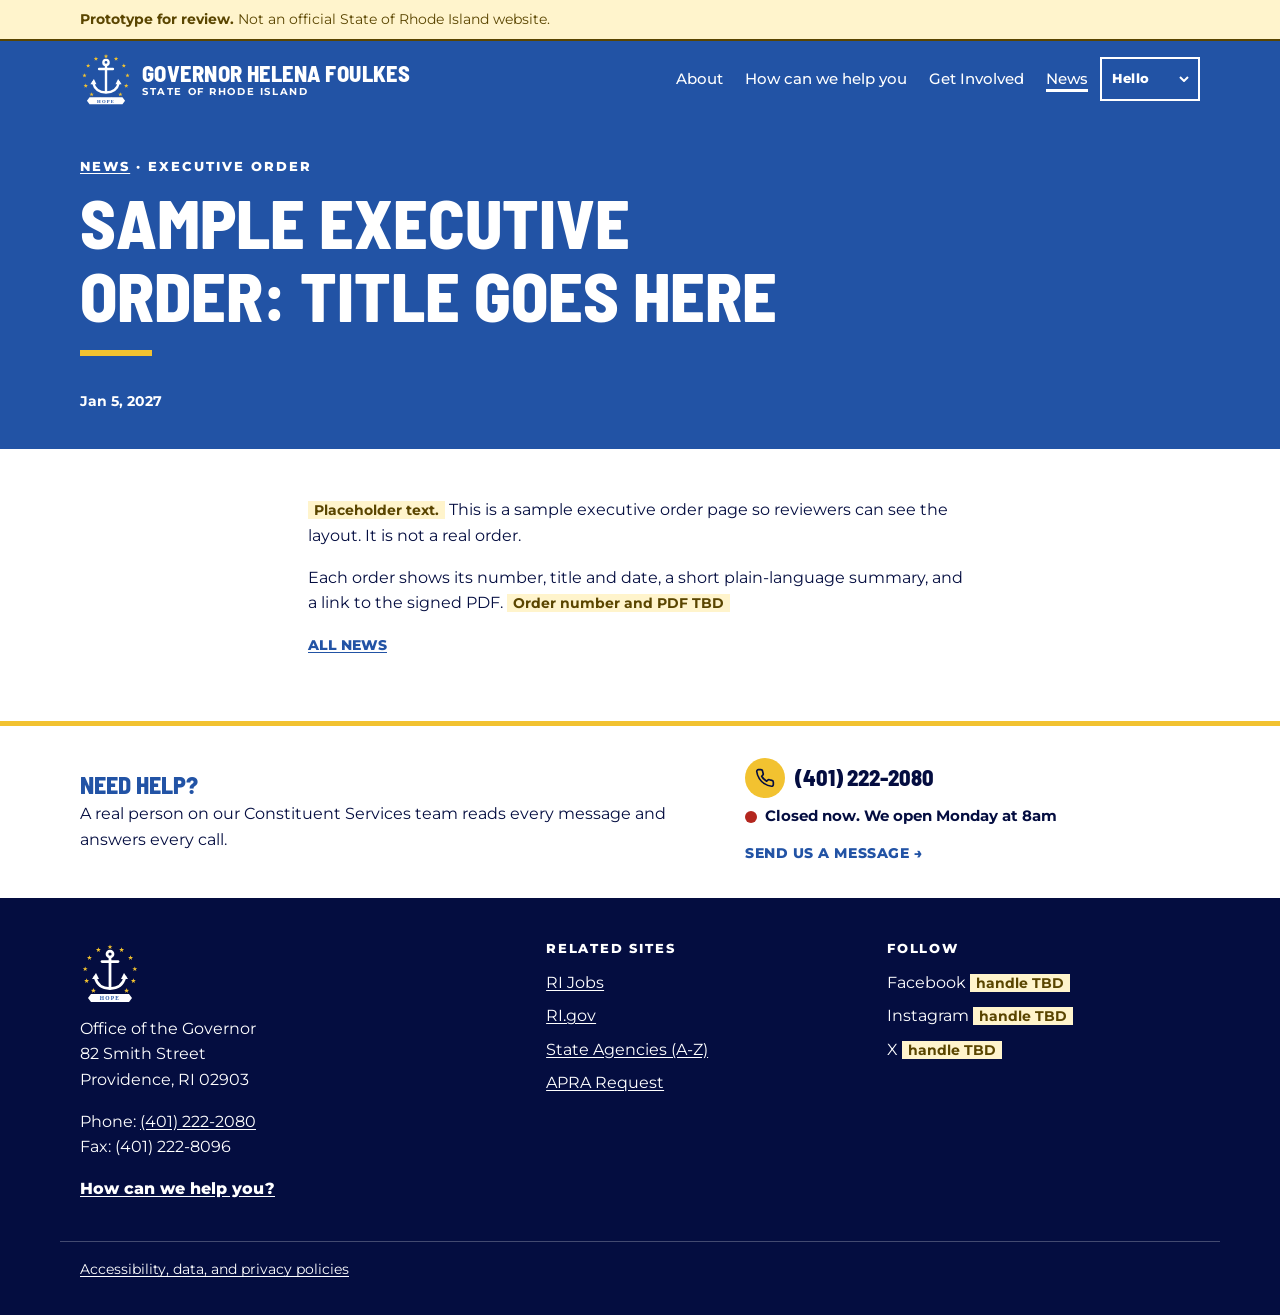
<file: news/sample-executive-order/index.html>
<!doctype html>
<html lang="en" class="no-js">
<head>
<meta charset="utf-8">
<meta name="viewport" content="width=device-width, initial-scale=1, viewport-fit=cover">
<meta name="robots" content="noindex, nofollow">
<title>Sample executive order: title goes here | Governor Helena Foulkes</title>
<meta name="description" content="Placeholder text. Shows how an executive order looks on the new site.">
<link rel="preconnect" href="https://fonts.googleapis.com">
<link rel="preconnect" href="https://fonts.gstatic.com" crossorigin>
<link rel="stylesheet" href="https://fonts.googleapis.com/css2?family=Barlow+Semi+Condensed:wght@600;800&family=Montserrat:wght@400;500;700;800&family=Allura&display=swap">
<link rel="icon" type="image/svg+xml" href="../../assets/logo-on-white.svg">
<link rel="stylesheet" href="../../assets/site.css">
<script src="../../assets/site.js" defer></script>
<script src="../../assets/translate.js" defer></script>
</head>
<body>
<a class="skip" href="#main">Skip to main content</a>

<section class="proto-banner" aria-label="Prototype notice">
  <div class="wrap"><strong>Prototype for review.</strong> Not an official State of Rhode Island website.</div>
</section>

<header class="top">
  <div class="wrap top-row">
    <a class="brand" href="../../">
      <img src="../../assets/logo-on-blue.svg" alt="" width="52" height="54">
      <span class="brand-text"><span class="brand-name">Governor Helena Foulkes</span><span class="brand-sub">State of Rhode Island</span></span>
    </a>
    <nav id="site-nav" class="site-nav" aria-label="Main">
      <ul>
          <li><a href="../../about/">About</a></li>
          <li><a href="../../how-can-we-help/">How can we help you</a></li>
          <li><a href="../../get-involved/">Get Involved</a></li>
          <li><a href="../../news/" aria-current="page">News</a></li>
      </ul>
    </nav>
    <div class="top-tools">
      <label class="sr" for="lang-select">Translate this page</label><select id="lang-select" class="lang-select notranslate" translate="no"><option value="en" lang="en" title="English">Hello</option><option value="es" lang="es" title="Spanish (Español)">Hola</option><option value="pt" lang="pt" title="Portuguese (Português)">Olá</option><option value="fr" lang="fr" title="French (Français)">Bonjour</option><option value="ht" lang="ht" title="Haitian Creole (Kreyòl ayisyen)">Bonjou</option><option value="zh-CN" lang="zh-CN" title="Chinese (中文)">你好</option><option value="it" lang="it" title="Italian (Italiano)">Ciao</option><option value="ar" lang="ar" title="Arabic (العربية)">مرحبا</option></select>
      <button class="menu-btn" type="button" aria-expanded="false" aria-controls="site-nav">Menu</button>
    </div>
  </div>
  <div id="google_translate_element" hidden></div>
</header>

<main id="main" tabindex="-1">

<section class="page-head"><div class="wrap"><p class="eyebrow"><a href="../../news/">News</a> · Executive Order</p><h1>Sample executive order: title goes here</h1><p class="news-date">Jan 5, 2027</p></div></section>
<section class="band"><div class="wrap narrow prose"><p><span class="ph">Placeholder text.</span> This is a sample executive order page so reviewers can see the layout. It is not a real order.</p><p>Each order shows its number, title and date, a short plain-language summary, and a link to the signed PDF. <span class="ph">Order number and PDF TBD</span></p><p><a class="more" href="../../news/">All news</a></p></div></section>

</main>

<section class="need-help" id="need-help" aria-labelledby="need-help-h">
  <div class="wrap need-grid">
    <div>
      <h2 id="need-help-h">Need help?</h2>
      <p>A real person on our Constituent Services team reads every message and answers every call.</p>
    </div>
    <div class="need-call">
      <p class="need-phone"><span class="ico ico-sm" aria-hidden="true"><svg viewBox="0 0 24 24" fill="none" stroke="currentColor" stroke-width="2" stroke-linecap="round" stroke-linejoin="round"><path d="M22 16.9v3a2 2 0 0 1-2.2 2 19.8 19.8 0 0 1-8.6-3.1 19.5 19.5 0 0 1-6-6A19.8 19.8 0 0 1 2.1 4.2 2 2 0 0 1 4.1 2h3a2 2 0 0 1 2 1.7c.1 1 .4 1.9.7 2.8a2 2 0 0 1-.5 2.1L8 9.9a16 16 0 0 0 6 6l1.3-1.3a2 2 0 0 1 2.1-.4c.9.3 1.8.6 2.8.7a2 2 0 0 1 1.7 2z"/></svg></span><a href="tel:+14012222080">(401) 222-2080</a></p>
      <p><span class="open-status" data-open="8" data-close="17"><span class="dot" aria-hidden="true"></span><span class="open-text">Open Monday to Friday, 8am to 5pm</span></span></p>
      <p class="need-tell"><a class="card-cta" href="../../how-can-we-help/#problem">Send us a message <span aria-hidden="true">&rarr;</span></a></p>
    </div>
  </div>
  <a class="help-fab" href="#need-help">Need help?</a>
</section>

<footer class="foot">
  <div class="wrap foot-grid">
    <div class="foot-brand">
      <img src="../../assets/logo-on-blue.svg" alt="" width="64" height="66">
      <p class="foot-office">Office of the Governor<br>82 Smith Street<br>Providence, RI 02903</p>
      <p>Phone: <a href="tel:+14012222080">(401) 222-2080</a><br>Fax: (401) 222-8096</p>
      <p><a class="foot-cta" href="../../how-can-we-help/">How can we help you?</a></p>
    </div>
    <div>
      <h2 class="foot-h">Related sites</h2>
      <ul>
        <li><a href="https://www.employri.org/">RI Jobs</a></li>
        <li><a href="https://www.ri.gov/">RI.gov</a></li>
        <li><a href="https://www.ri.gov/guide/">State Agencies (A-Z)</a></li>
        <li><a href="https://governor.ri.gov/apra-request">APRA Request</a></li>
      </ul>
    </div>
    <div>
      <h2 class="foot-h">Follow</h2>
      <ul class="social">
        <li>Facebook <span class="ph">handle TBD</span></li>
        <li>Instagram <span class="ph">handle TBD</span></li>
        <li>X <span class="ph">handle TBD</span></li>
      </ul>
    </div>
  </div>
  <div class="wrap foot-legal">
    <p><a href="https://www.ri.gov/policies/">Accessibility, data, and privacy policies</a></p>
  </div>
</footer>
</body>
</html>
</file>
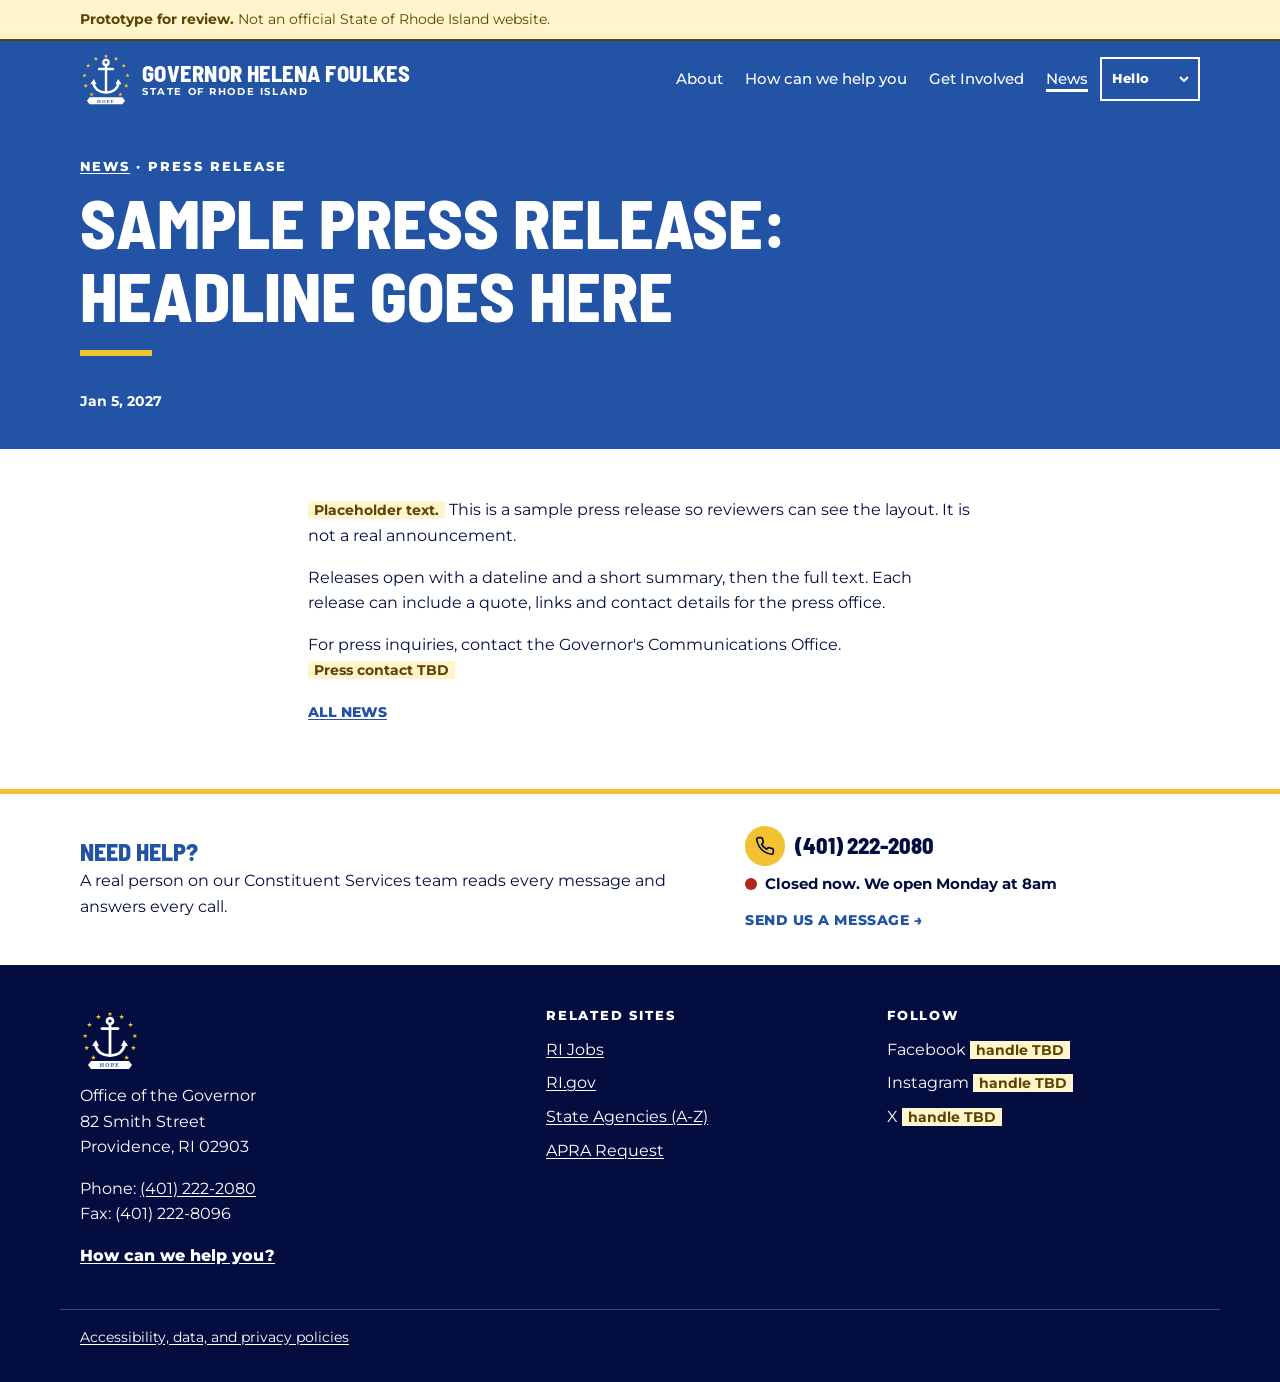
<file: news/sample-press-release/index.html>
<!doctype html>
<html lang="en" class="no-js">
<head>
<meta charset="utf-8">
<meta name="viewport" content="width=device-width, initial-scale=1, viewport-fit=cover">
<meta name="robots" content="noindex, nofollow">
<title>Sample press release: headline goes here | Governor Helena Foulkes</title>
<meta name="description" content="Placeholder text. Shows how a press release looks on the new site.">
<link rel="preconnect" href="https://fonts.googleapis.com">
<link rel="preconnect" href="https://fonts.gstatic.com" crossorigin>
<link rel="stylesheet" href="https://fonts.googleapis.com/css2?family=Barlow+Semi+Condensed:wght@600;800&family=Montserrat:wght@400;500;700;800&family=Allura&display=swap">
<link rel="icon" type="image/svg+xml" href="../../assets/logo-on-white.svg">
<link rel="stylesheet" href="../../assets/site.css">
<script src="../../assets/site.js" defer></script>
<script src="../../assets/translate.js" defer></script>
</head>
<body>
<a class="skip" href="#main">Skip to main content</a>

<section class="proto-banner" aria-label="Prototype notice">
  <div class="wrap"><strong>Prototype for review.</strong> Not an official State of Rhode Island website.</div>
</section>

<header class="top">
  <div class="wrap top-row">
    <a class="brand" href="../../">
      <img src="../../assets/logo-on-blue.svg" alt="" width="52" height="54">
      <span class="brand-text"><span class="brand-name">Governor Helena Foulkes</span><span class="brand-sub">State of Rhode Island</span></span>
    </a>
    <nav id="site-nav" class="site-nav" aria-label="Main">
      <ul>
          <li><a href="../../about/">About</a></li>
          <li><a href="../../how-can-we-help/">How can we help you</a></li>
          <li><a href="../../get-involved/">Get Involved</a></li>
          <li><a href="../../news/" aria-current="page">News</a></li>
      </ul>
    </nav>
    <div class="top-tools">
      <label class="sr" for="lang-select">Translate this page</label><select id="lang-select" class="lang-select notranslate" translate="no"><option value="en" lang="en" title="English">Hello</option><option value="es" lang="es" title="Spanish (Español)">Hola</option><option value="pt" lang="pt" title="Portuguese (Português)">Olá</option><option value="fr" lang="fr" title="French (Français)">Bonjour</option><option value="ht" lang="ht" title="Haitian Creole (Kreyòl ayisyen)">Bonjou</option><option value="zh-CN" lang="zh-CN" title="Chinese (中文)">你好</option><option value="it" lang="it" title="Italian (Italiano)">Ciao</option><option value="ar" lang="ar" title="Arabic (العربية)">مرحبا</option></select>
      <button class="menu-btn" type="button" aria-expanded="false" aria-controls="site-nav">Menu</button>
    </div>
  </div>
  <div id="google_translate_element" hidden></div>
</header>

<main id="main" tabindex="-1">

<section class="page-head"><div class="wrap"><p class="eyebrow"><a href="../../news/">News</a> · Press Release</p><h1>Sample press release: headline goes here</h1><p class="news-date">Jan 5, 2027</p></div></section>
<section class="band"><div class="wrap narrow prose"><p><span class="ph">Placeholder text.</span> This is a sample press release so reviewers can see the layout. It is not a real announcement.</p><p>Releases open with a dateline and a short summary, then the full text. Each release can include a quote, links and contact details for the press office.</p><p>For press inquiries, contact the Governor's Communications Office. <span class="ph">Press contact TBD</span></p><p><a class="more" href="../../news/">All news</a></p></div></section>

</main>

<section class="need-help" id="need-help" aria-labelledby="need-help-h">
  <div class="wrap need-grid">
    <div>
      <h2 id="need-help-h">Need help?</h2>
      <p>A real person on our Constituent Services team reads every message and answers every call.</p>
    </div>
    <div class="need-call">
      <p class="need-phone"><span class="ico ico-sm" aria-hidden="true"><svg viewBox="0 0 24 24" fill="none" stroke="currentColor" stroke-width="2" stroke-linecap="round" stroke-linejoin="round"><path d="M22 16.9v3a2 2 0 0 1-2.2 2 19.8 19.8 0 0 1-8.6-3.1 19.5 19.5 0 0 1-6-6A19.8 19.8 0 0 1 2.1 4.2 2 2 0 0 1 4.1 2h3a2 2 0 0 1 2 1.7c.1 1 .4 1.9.7 2.8a2 2 0 0 1-.5 2.1L8 9.9a16 16 0 0 0 6 6l1.3-1.3a2 2 0 0 1 2.1-.4c.9.3 1.8.6 2.8.7a2 2 0 0 1 1.7 2z"/></svg></span><a href="tel:+14012222080">(401) 222-2080</a></p>
      <p><span class="open-status" data-open="8" data-close="17"><span class="dot" aria-hidden="true"></span><span class="open-text">Open Monday to Friday, 8am to 5pm</span></span></p>
      <p class="need-tell"><a class="card-cta" href="../../how-can-we-help/#problem">Send us a message <span aria-hidden="true">&rarr;</span></a></p>
    </div>
  </div>
  <a class="help-fab" href="#need-help">Need help?</a>
</section>

<footer class="foot">
  <div class="wrap foot-grid">
    <div class="foot-brand">
      <img src="../../assets/logo-on-blue.svg" alt="" width="64" height="66">
      <p class="foot-office">Office of the Governor<br>82 Smith Street<br>Providence, RI 02903</p>
      <p>Phone: <a href="tel:+14012222080">(401) 222-2080</a><br>Fax: (401) 222-8096</p>
      <p><a class="foot-cta" href="../../how-can-we-help/">How can we help you?</a></p>
    </div>
    <div>
      <h2 class="foot-h">Related sites</h2>
      <ul>
        <li><a href="https://www.employri.org/">RI Jobs</a></li>
        <li><a href="https://www.ri.gov/">RI.gov</a></li>
        <li><a href="https://www.ri.gov/guide/">State Agencies (A-Z)</a></li>
        <li><a href="https://governor.ri.gov/apra-request">APRA Request</a></li>
      </ul>
    </div>
    <div>
      <h2 class="foot-h">Follow</h2>
      <ul class="social">
        <li>Facebook <span class="ph">handle TBD</span></li>
        <li>Instagram <span class="ph">handle TBD</span></li>
        <li>X <span class="ph">handle TBD</span></li>
      </ul>
    </div>
  </div>
  <div class="wrap foot-legal">
    <p><a href="https://www.ri.gov/policies/">Accessibility, data, and privacy policies</a></p>
  </div>
</footer>
</body>
</html>
</file>
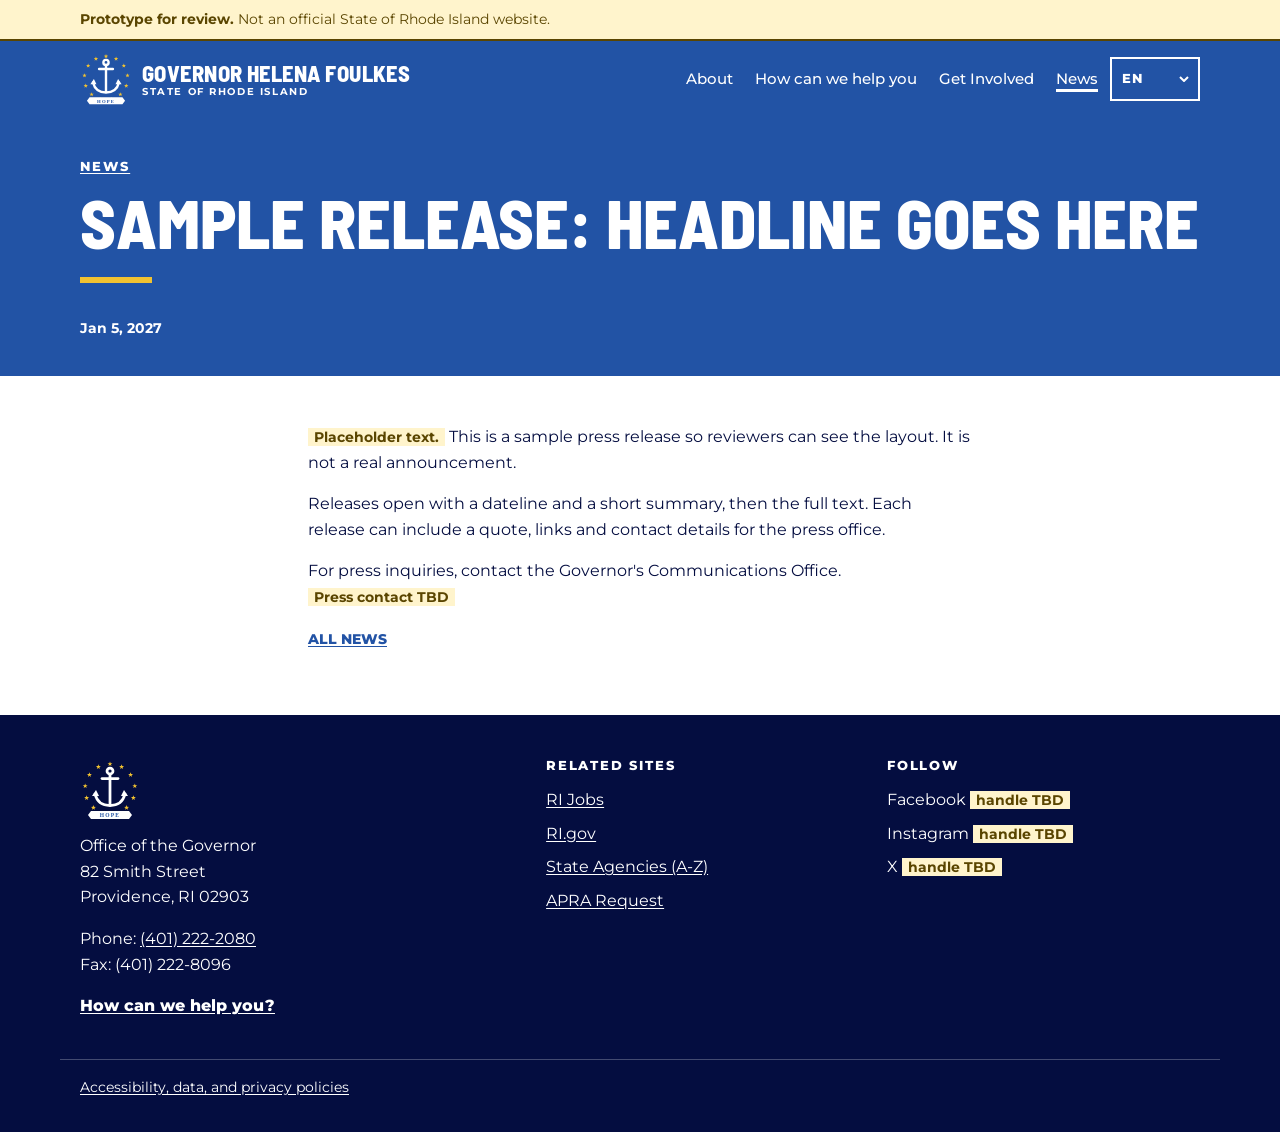
<file: news/sample-release/index.html>
<!doctype html>
<html lang="en" class="no-js">
<head>
<meta charset="utf-8">
<meta name="viewport" content="width=device-width, initial-scale=1, viewport-fit=cover">
<meta name="robots" content="noindex, nofollow">
<title>Sample release: headline goes here | Governor Helena Foulkes</title>
<meta name="description" content="Placeholder text. This sample shows how a press release page looks on the new site.">
<link rel="preconnect" href="https://fonts.googleapis.com">
<link rel="preconnect" href="https://fonts.gstatic.com" crossorigin>
<link rel="stylesheet" href="https://fonts.googleapis.com/css2?family=Barlow+Semi+Condensed:wght@600;800&family=Montserrat:wght@400;500;700;800&display=swap">
<link rel="icon" type="image/svg+xml" href="../../assets/logo-on-white.svg">
<link rel="stylesheet" href="../../assets/site.css">
<script src="../../assets/site.js" defer></script>
<script src="../../assets/translate.js" defer></script>
</head>
<body>
<a class="skip" href="#main">Skip to main content</a>

<section class="proto-banner" aria-label="Prototype notice">
  <div class="wrap"><strong>Prototype for review.</strong> Not an official State of Rhode Island website.</div>
</section>

<header class="top">
  <div class="wrap top-row">
    <a class="brand" href="../../">
      <img src="../../assets/logo-on-blue.svg" alt="" width="52" height="54">
      <span class="brand-text"><span class="brand-name">Governor Helena Foulkes</span><span class="brand-sub">State of Rhode Island</span></span>
    </a>
    <nav id="site-nav" class="site-nav" aria-label="Main">
      <ul>
          <li><a href="../../about/">About</a></li>
          <li><a href="../../how-can-we-help/">How can we help you</a></li>
          <li><a href="../../get-involved/">Get Involved</a></li>
          <li><a href="../../news/" aria-current="page">News</a></li>
      </ul>
    </nav>
    <div class="top-tools">
      <label class="sr" for="lang-select">Translate this page</label><select id="lang-select" class="lang-select notranslate" translate="no"><option value="en" lang="en" title="English">EN</option><option value="ar" lang="ar" title="العربية">AR</option><option value="zh-CN" lang="zh-CN" title="简体中文">ZH</option><option value="zh-TW" lang="zh-TW" title="繁體中文">ZH-TW</option><option value="fr" lang="fr" title="Français">FR</option><option value="it" lang="it" title="Italiano">IT</option><option value="pl" lang="pl" title="Polski">PL</option><option value="pt" lang="pt" title="Português">PT</option><option value="es" lang="es" title="Español">ES</option><option value="vi" lang="vi" title="Tiếng Việt">VI</option><option value="ht" lang="ht" title="Kreyòl ayisyen">HT</option><option value="km" lang="km" title="ភាសាខ្មែរ">KM</option></select>
      <button class="menu-btn" type="button" aria-expanded="false" aria-controls="site-nav">Menu</button>
    </div>
  </div>
  <div id="google_translate_element" hidden></div>
</header>

<main id="main" tabindex="-1">

<section class="page-head"><div class="wrap"><p class="eyebrow"><a href="../../news/">News</a></p><h1>Sample release: headline goes here</h1><p class="news-date">Jan 5, 2027</p></div></section>
<section class="band"><div class="wrap narrow prose"><p><span class="ph">Placeholder text.</span> This is a sample press release so reviewers can see the layout. It is not a real announcement.</p><p>Releases open with a dateline and a short summary, then the full text. Each release can include a quote, links and contact details for the press office.</p><p>For press inquiries, contact the Governor's Communications Office. <span class="ph">Press contact TBD</span></p><p><a class="more" href="../../news/">All news</a></p></div></section>

</main>

<footer class="foot">
  <div class="wrap foot-grid">
    <div class="foot-brand">
      <img src="../../assets/logo-on-blue.svg" alt="" width="64" height="66">
      <p class="foot-office">Office of the Governor<br>82 Smith Street<br>Providence, RI 02903</p>
      <p>Phone: <a href="tel:+14012222080">(401) 222-2080</a><br>Fax: (401) 222-8096</p>
      <p><a class="foot-cta" href="../../how-can-we-help/">How can we help you?</a></p>
    </div>
    <div>
      <h2 class="foot-h">Related sites</h2>
      <ul>
        <li><a href="https://www.employri.org/">RI Jobs</a></li>
        <li><a href="https://www.ri.gov/">RI.gov</a></li>
        <li><a href="https://www.ri.gov/guide/">State Agencies (A-Z)</a></li>
        <li><a href="https://governor.ri.gov/apra-request">APRA Request</a></li>
      </ul>
    </div>
    <div>
      <h2 class="foot-h">Follow</h2>
      <ul class="social">
        <li>Facebook <span class="ph">handle TBD</span></li>
        <li>Instagram <span class="ph">handle TBD</span></li>
        <li>X <span class="ph">handle TBD</span></li>
      </ul>
    </div>
  </div>
  <div class="wrap foot-legal">
    <p><a href="https://www.ri.gov/policies/">Accessibility, data, and privacy policies</a></p>
  </div>
</footer>
</body>
</html>
</file>
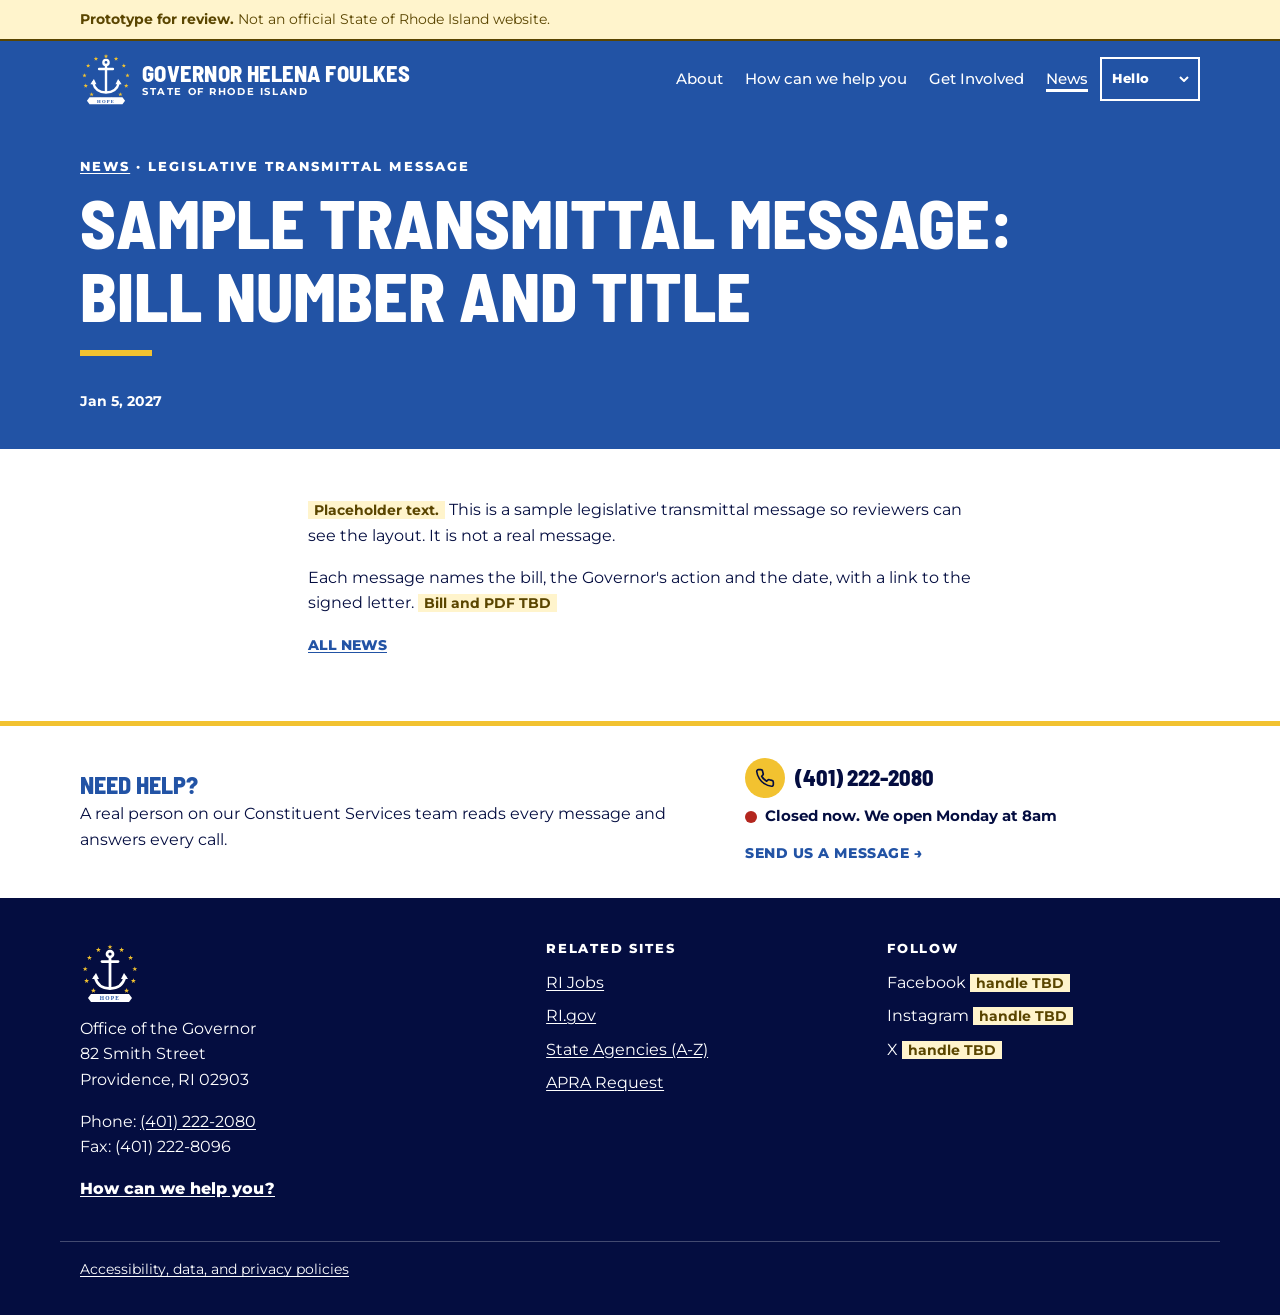
<file: news/sample-transmittal-message/index.html>
<!doctype html>
<html lang="en" class="no-js">
<head>
<meta charset="utf-8">
<meta name="viewport" content="width=device-width, initial-scale=1, viewport-fit=cover">
<meta name="robots" content="noindex, nofollow">
<title>Sample transmittal message: bill number and title | Governor Helena Foulkes</title>
<meta name="description" content="Placeholder text. Shows how a legislative transmittal message looks on the new site.">
<link rel="preconnect" href="https://fonts.googleapis.com">
<link rel="preconnect" href="https://fonts.gstatic.com" crossorigin>
<link rel="stylesheet" href="https://fonts.googleapis.com/css2?family=Barlow+Semi+Condensed:wght@600;800&family=Montserrat:wght@400;500;700;800&family=Allura&display=swap">
<link rel="icon" type="image/svg+xml" href="../../assets/logo-on-white.svg">
<link rel="stylesheet" href="../../assets/site.css">
<script src="../../assets/site.js" defer></script>
<script src="../../assets/translate.js" defer></script>
</head>
<body>
<a class="skip" href="#main">Skip to main content</a>

<section class="proto-banner" aria-label="Prototype notice">
  <div class="wrap"><strong>Prototype for review.</strong> Not an official State of Rhode Island website.</div>
</section>

<header class="top">
  <div class="wrap top-row">
    <a class="brand" href="../../">
      <img src="../../assets/logo-on-blue.svg" alt="" width="52" height="54">
      <span class="brand-text"><span class="brand-name">Governor Helena Foulkes</span><span class="brand-sub">State of Rhode Island</span></span>
    </a>
    <nav id="site-nav" class="site-nav" aria-label="Main">
      <ul>
          <li><a href="../../about/">About</a></li>
          <li><a href="../../how-can-we-help/">How can we help you</a></li>
          <li><a href="../../get-involved/">Get Involved</a></li>
          <li><a href="../../news/" aria-current="page">News</a></li>
      </ul>
    </nav>
    <div class="top-tools">
      <label class="sr" for="lang-select">Translate this page</label><select id="lang-select" class="lang-select notranslate" translate="no"><option value="en" lang="en" title="English">Hello</option><option value="es" lang="es" title="Spanish (Español)">Hola</option><option value="pt" lang="pt" title="Portuguese (Português)">Olá</option><option value="fr" lang="fr" title="French (Français)">Bonjour</option><option value="ht" lang="ht" title="Haitian Creole (Kreyòl ayisyen)">Bonjou</option><option value="zh-CN" lang="zh-CN" title="Chinese (中文)">你好</option><option value="it" lang="it" title="Italian (Italiano)">Ciao</option><option value="ar" lang="ar" title="Arabic (العربية)">مرحبا</option></select>
      <button class="menu-btn" type="button" aria-expanded="false" aria-controls="site-nav">Menu</button>
    </div>
  </div>
  <div id="google_translate_element" hidden></div>
</header>

<main id="main" tabindex="-1">

<section class="page-head"><div class="wrap"><p class="eyebrow"><a href="../../news/">News</a> · Legislative Transmittal Message</p><h1>Sample transmittal message: bill number and title</h1><p class="news-date">Jan 5, 2027</p></div></section>
<section class="band"><div class="wrap narrow prose"><p><span class="ph">Placeholder text.</span> This is a sample legislative transmittal message so reviewers can see the layout. It is not a real message.</p><p>Each message names the bill, the Governor's action and the date, with a link to the signed letter. <span class="ph">Bill and PDF TBD</span></p><p><a class="more" href="../../news/">All news</a></p></div></section>

</main>

<section class="need-help" id="need-help" aria-labelledby="need-help-h">
  <div class="wrap need-grid">
    <div>
      <h2 id="need-help-h">Need help?</h2>
      <p>A real person on our Constituent Services team reads every message and answers every call.</p>
    </div>
    <div class="need-call">
      <p class="need-phone"><span class="ico ico-sm" aria-hidden="true"><svg viewBox="0 0 24 24" fill="none" stroke="currentColor" stroke-width="2" stroke-linecap="round" stroke-linejoin="round"><path d="M22 16.9v3a2 2 0 0 1-2.2 2 19.8 19.8 0 0 1-8.6-3.1 19.5 19.5 0 0 1-6-6A19.8 19.8 0 0 1 2.1 4.2 2 2 0 0 1 4.1 2h3a2 2 0 0 1 2 1.7c.1 1 .4 1.9.7 2.8a2 2 0 0 1-.5 2.1L8 9.9a16 16 0 0 0 6 6l1.3-1.3a2 2 0 0 1 2.1-.4c.9.3 1.8.6 2.8.7a2 2 0 0 1 1.7 2z"/></svg></span><a href="tel:+14012222080">(401) 222-2080</a></p>
      <p><span class="open-status" data-open="8" data-close="17"><span class="dot" aria-hidden="true"></span><span class="open-text">Open Monday to Friday, 8am to 5pm</span></span></p>
      <p class="need-tell"><a class="card-cta" href="../../how-can-we-help/#problem">Send us a message <span aria-hidden="true">&rarr;</span></a></p>
    </div>
  </div>
  <a class="help-fab" href="#need-help">Need help?</a>
</section>

<footer class="foot">
  <div class="wrap foot-grid">
    <div class="foot-brand">
      <img src="../../assets/logo-on-blue.svg" alt="" width="64" height="66">
      <p class="foot-office">Office of the Governor<br>82 Smith Street<br>Providence, RI 02903</p>
      <p>Phone: <a href="tel:+14012222080">(401) 222-2080</a><br>Fax: (401) 222-8096</p>
      <p><a class="foot-cta" href="../../how-can-we-help/">How can we help you?</a></p>
    </div>
    <div>
      <h2 class="foot-h">Related sites</h2>
      <ul>
        <li><a href="https://www.employri.org/">RI Jobs</a></li>
        <li><a href="https://www.ri.gov/">RI.gov</a></li>
        <li><a href="https://www.ri.gov/guide/">State Agencies (A-Z)</a></li>
        <li><a href="https://governor.ri.gov/apra-request">APRA Request</a></li>
      </ul>
    </div>
    <div>
      <h2 class="foot-h">Follow</h2>
      <ul class="social">
        <li>Facebook <span class="ph">handle TBD</span></li>
        <li>Instagram <span class="ph">handle TBD</span></li>
        <li>X <span class="ph">handle TBD</span></li>
      </ul>
    </div>
  </div>
  <div class="wrap foot-legal">
    <p><a href="https://www.ri.gov/policies/">Accessibility, data, and privacy policies</a></p>
  </div>
</footer>
</body>
</html>
</file>
<file: assets/site.css>
/* governor.ri.gov prototype. Mobile first. All text/background pairs meet WCAG 2.1 AA:
   white on --blue 7.4:1, white on --navy 18.5:1, --navy on --green 6.7:1, --blue on --lav 5.3:1,
   --muted on white 7.6:1, --warn-fg on --warn-bg 8.6:1. */
:root{
  --blue:#2253A5; --blue-dk:#1B4485; --navy:#040D40; --green:#26B34C; --green-lt:#9FE3B1;
  --lav:#D6D9EB; --lav-soft:#EEF0F7; --white:#FFFFFF; --muted:#4A5278; --line:#C4C9DE;
  --warn-bg:#FFF4CC; --warn-fg:#5A4500; --err:#B3261E; --gold:#F2C230;
  --display:"Barlow Semi Condensed","Arial Narrow",sans-serif;
  --body:"Montserrat",system-ui,-apple-system,"Segoe UI",sans-serif;
}
*,*::before,*::after{box-sizing:border-box}
html{-webkit-text-size-adjust:100%}
body{margin:0;background:var(--white);color:var(--navy);font-family:var(--body);font-size:1rem;line-height:1.6}
img{max-width:100%;height:auto;display:block}
a{color:var(--blue);text-underline-offset:.15em}
a:hover{color:var(--blue-dk)}
:focus-visible{outline:3px solid var(--navy);outline-offset:2px;box-shadow:0 0 0 6px var(--gold)}
h1,h2,h3{font-family:var(--display);font-weight:800;line-height:1.08;margin:0 0 .5em;text-wrap:balance}
h1{font-size:clamp(2.4rem,7vw,4.25rem);text-transform:uppercase}
h2{font-size:clamp(1.7rem,4vw,2.4rem);text-transform:uppercase;color:var(--blue)}
h3{font-size:1.35rem}
p{margin:0 0 1em}
.wrap{max-width:1160px;margin:0 auto;padding:0 20px}
.narrow{max-width:820px}
.skip{position:absolute;left:-9999px;top:8px;z-index:100;background:var(--white);color:var(--navy);padding:10px 14px;font-weight:700}
.skip:focus{left:12px}
.sr{position:absolute;width:1px;height:1px;overflow:hidden;clip:rect(0 0 0 0);white-space:nowrap}
.ph{background:var(--warn-bg);color:var(--warn-fg);font-size:.85em;font-weight:700;padding:1px 6px;white-space:nowrap}

/* prototype banner */
.proto-banner{background:var(--warn-bg);color:var(--warn-fg);font-size:.9rem;padding:8px 0;border-bottom:2px solid var(--warn-fg)}

/* header: one blue row like helenatransition.com. Brand left, menu right. */
.top{background:var(--blue);color:var(--white);position:relative;z-index:20}
.top-row{display:flex;align-items:center;gap:12px;min-height:76px}
.brand{display:flex;align-items:center;gap:10px;color:var(--white);text-decoration:none;min-width:0;margin-right:auto}
.brand:hover{color:var(--white)}
.brand img{width:34px;height:auto;flex:none}
.brand-text{display:flex;flex-direction:column;line-height:1.05}
.brand-name{font-family:var(--display);font-weight:800;font-size:.98rem;text-transform:uppercase;letter-spacing:.02em}
.brand-sub{font-size:.62rem;font-weight:700;letter-spacing:.16em;text-transform:uppercase;color:var(--white)}
.top-tools{display:flex;align-items:center;gap:8px;flex:none}
.lang-select{-webkit-appearance:none;appearance:none;font:inherit;font-size:.8rem;font-weight:800;letter-spacing:.04em;padding:8px 26px 8px 10px;min-height:44px;width:auto;border:2px solid var(--white);background-color:var(--blue);color:var(--white);border-radius:0;cursor:pointer;
  background-image:url("data:image/svg+xml,%3Csvg xmlns='http://www.w3.org/2000/svg' width='10' height='6'%3E%3Cpath d='M1 1l4 4 4-4' fill='none' stroke='%23fff' stroke-width='2'/%3E%3C/svg%3E");background-repeat:no-repeat;background-position:right 9px center}
.lang-select:hover{background-color:var(--blue-dk)}
.lang-select option{color:var(--navy);background:var(--white)}
.menu-btn{font:inherit;font-weight:800;font-size:.75rem;letter-spacing:.08em;text-transform:uppercase;background:transparent;color:var(--white);border:2px solid var(--white);padding:9px 10px;cursor:pointer;min-height:44px}
.menu-btn[aria-expanded="true"]{background:var(--white);color:var(--blue)}
.site-nav{display:none;position:absolute;left:0;right:0;top:100%;background:var(--blue);border-top:1px solid rgba(255,255,255,.35);padding:4px 20px 16px}
.site-nav.open{display:block}
.site-nav ul{list-style:none;margin:0;padding:0}
.site-nav a{display:block;color:var(--white);text-decoration:none;font-weight:700;padding:14px 0;border-bottom:1px solid rgba(255,255,255,.25)}
.site-nav a[aria-current]{text-decoration:underline;text-decoration-thickness:3px;text-underline-offset:.3em}
.no-js .site-nav{display:block;position:static}
@media (min-width:960px){
  .brand img{width:52px}
  .brand-name{font-size:1.4rem}
  .menu-btn{display:none}
  .site-nav{display:block;position:static;background:none;border:0;padding:0}
  .site-nav ul{display:flex;align-items:center;gap:22px}
  .site-nav a{border:0;padding:8px 0;font-weight:500;font-size:.95rem}
  .site-nav a:hover{text-decoration:underline}
}
/* hide Google Translate's own toolbar */
.skiptranslate iframe,.goog-te-banner-frame,#goog-gt-tt{display:none!important}
body{top:0!important}
.goog-text-highlight{background:none!important;box-shadow:none!important}

/* buttons */
.btn{display:inline-flex;align-items:center;justify-content:center;font-family:var(--body);font-weight:800;text-transform:uppercase;font-size:.85rem;letter-spacing:.04em;padding:14px 24px;min-height:48px;border:0;border-radius:0;cursor:pointer;text-decoration:none;line-height:1.2;text-align:center}
.btn-green{background:var(--green);color:var(--navy)}
.btn-green:hover{background:var(--green-lt);color:var(--navy)}
.btn-blue{background:var(--blue);color:var(--white)}
.btn-blue:hover{background:var(--navy);color:var(--white)}
.btn-ghost{background:transparent;color:var(--white);box-shadow:inset 0 0 0 2px var(--white)}
.btn-ghost:hover{background:var(--white);color:var(--blue)}
.btn-ghost:focus-visible{background:var(--white);color:var(--blue)}

/* hero */
.hero{background:var(--blue);color:var(--white);padding:36px 0 0;overflow:hidden}
.hero-grid{display:grid;gap:28px}
.hero h1{color:var(--white);margin-bottom:.3em}
.hero .lead{font-size:1.15rem;max-width:34rem}
.hero-ctas{display:flex;flex-wrap:wrap;gap:12px;margin:22px 0 8px}
.hero-photo{margin:0;justify-self:center;max-width:300px}
@media (min-width:900px){.hero-photo{max-width:420px}}
.hero-photo img{width:100%}
.ph-label{position:absolute;left:0;right:0;top:50%;transform:translateY(-50%);text-align:center;background:rgba(4,13,64,.82);color:var(--white);font-weight:800;text-transform:uppercase;letter-spacing:.14em;padding:12px 8px;font-size:.95rem}
@media (min-width:900px){
  .hero{padding-top:56px}
  .hero-grid{grid-template-columns:1.2fr .8fr;align-items:end}
  .hero-copy{padding-bottom:64px}
}

/* sections */
.band{padding:48px 0}
.band-lav{background:var(--lav-soft)}
.page-head{background:var(--blue);color:var(--white);padding:40px 0 36px}
.page-head h1{color:var(--white)}
.page-head .lead{font-size:1.1rem;max-width:44rem;margin:0}
.page-head a{color:var(--white)}
.eyebrow{font-weight:800;font-size:.8rem;letter-spacing:.16em;text-transform:uppercase;margin-bottom:8px}
.lead-sm{font-size:1.05rem;color:var(--muted);max-width:44rem}
.prose{max-width:44rem}
.prose h2{margin-top:1.5em}

/* cards */
.cards{display:grid;gap:16px;margin-top:20px}
@media (min-width:700px){.cards{grid-template-columns:repeat(3,1fr)}.cards-2{grid-template-columns:repeat(2,1fr)}}
.card{display:flex;flex-direction:column;background:var(--white);border:2px solid var(--lav);padding:22px;text-decoration:none;color:var(--navy);min-height:100%}
a.card:hover{border-color:var(--blue)}
.card h3{color:var(--blue);margin-bottom:.35em}
.card p{color:var(--navy)}
.card-cta{margin-top:auto;font-weight:800;text-transform:uppercase;font-size:.85rem;letter-spacing:.04em;color:var(--blue)}
.card-static{border-color:var(--line)}

/* news */
.news-list{list-style:none;padding:0;margin:20px 0}
.news-item{border-top:2px solid var(--lav);padding:18px 0}
.news-item h3{margin:.1em 0 .3em}
.news-date{font-weight:700;color:var(--muted);font-size:.9rem;margin:0}
.page-head .news-date{color:var(--white)}
/* news list: same layout as helenatransition.com/news */
.news{list-style:none;margin:0;padding:0}
.news li{display:grid;grid-template-columns:160px 1fr;gap:28px;padding:24px 0;border-bottom:1px solid var(--lav)}
.news li:first-child{border-top:1px solid var(--lav)}
.news .when{font-family:var(--display);font-weight:800;font-size:1.25rem;text-transform:uppercase;color:var(--blue);line-height:1.15}
.news .tag{display:inline-block;font-size:.7rem;font-weight:800;letter-spacing:.14em;text-transform:uppercase;background:#DAEBD6;color:var(--navy);padding:2px 8px;margin-bottom:8px}
.news h3{font-family:var(--body);font-weight:800;font-size:1.2rem;line-height:1.35;margin-bottom:6px}
.news h3 a{color:var(--navy);text-decoration:none}
.news h3 a:hover{text-decoration:underline}
.news p{margin:0;color:var(--muted)}
@media (max-width:640px){.news li{grid-template-columns:1fr;gap:6px}}
.more{font-weight:800;text-transform:uppercase;font-size:.9rem}
.link-list{list-style:none;padding:0;margin:0}
.link-list li{padding:8px 0;border-bottom:1px solid var(--lav)}
@media (min-width:700px){.link-list.cols{columns:2;column-gap:32px}}

/* about */
.about-grid{display:grid;gap:28px}
.about-photos{display:grid;gap:16px}
@media (min-width:900px){.about-grid{grid-template-columns:1fr 1.2fr;align-items:start}}

/* accordions */
.acc{border-bottom:2px solid var(--lav)}
.acc summary{cursor:pointer;padding:16px 36px 16px 0;position:relative;list-style:none}
.acc summary::-webkit-details-marker{display:none}
.acc summary::after{content:"+";position:absolute;right:6px;top:10px;font-size:1.6rem;font-weight:800;color:var(--blue)}
.acc[open] summary::after{content:"\2212"}
.acc summary h3{display:inline;margin:0;font-size:1.25rem;color:var(--navy)}
.acc .link-list{padding:0 0 16px}

/* forms */
.call-box{background:var(--white);border:2px solid var(--lav);padding:22px;margin:0 0 28px}
.form-wrap{background:var(--white);border:2px solid var(--lav);padding:22px;margin:0 0 28px}
.proto-note{background:var(--warn-bg);color:var(--warn-fg);padding:10px 12px;font-size:.92rem}
.req{color:var(--err);font-weight:800}
.opt{color:var(--muted);font-weight:500;font-size:.9em}
.req-key{font-size:.9rem;color:var(--muted)}
.fields{display:grid;gap:18px;margin-bottom:22px}
@media (min-width:700px){.fields{grid-template-columns:1fr 1fr}.field.full{grid-column:1/-1}}
.field label,.field legend{display:block;font-weight:700;margin-bottom:6px}
.field.group{border:0;padding:0;margin:0}
.hint{color:var(--muted);font-size:.9rem;margin:-2px 0 8px}
input[type=text],input[type=email],input[type=tel],input[type=date],input[type=time],input[type=number],select,textarea{width:100%;font:inherit;font-size:1rem;padding:12px;border:2px solid var(--muted);border-radius:0;background:var(--white);color:var(--navy);min-height:48px}
input[type=file]{font:inherit;font-size:.95rem;max-width:100%}
.choices{display:grid;gap:8px}
.choice{display:flex;gap:10px;align-items:center;font-weight:500;min-height:32px}
.choice input{width:20px;height:20px;accent-color:var(--blue)}
[aria-invalid="true"]{border-color:var(--err)!important}
.field-err{color:var(--err);font-weight:700;font-size:.92rem;margin:6px 0 0}
.err-summary{border:3px solid var(--err);padding:14px 18px;margin-bottom:20px}
.err-summary h3{color:var(--err);font-size:1.2rem}
.err-summary ul{margin:0;padding-left:20px}
.confirm{border-left:6px solid var(--green);background:var(--lav-soft);padding:18px 22px}
.confirm h3{color:var(--blue)}

/* footer */
.foot{background:var(--navy);color:var(--white);padding:44px 0 20px;margin-top:0}
.foot a{color:var(--white)}
.foot-grid{display:grid;gap:28px}
@media (min-width:700px){.foot-grid{grid-template-columns:1.4fr 1fr 1fr}}
.foot-brand img{width:60px;margin-bottom:12px}
.foot-h{font-family:var(--body);font-size:.8rem;letter-spacing:.14em;color:var(--white);margin:0 0 10px}
.foot ul{list-style:none;padding:0;margin:0 0 18px}
.foot li{padding:4px 0}
.foot .ph{background:var(--warn-bg);color:var(--warn-fg)}
.foot-cta{font-weight:800}
.foot-legal{border-top:1px solid rgba(255,255,255,.25);margin-top:24px;padding-top:16px;font-size:.88rem}

@media (prefers-reduced-motion:reduce){*{transition:none!important;animation:none!important;scroll-behavior:auto!important}}

/* ---------- concierge pass ---------- */
/* icons: navy line icon on a gold disc (decorative) */
.ico{display:inline-flex;align-items:center;justify-content:center;width:52px;height:52px;border-radius:50%;background:var(--gold);color:var(--navy);flex:none;margin-bottom:14px}
.ico svg{width:26px;height:26px}
.ico-sm{width:40px;height:40px;margin:0}
.ico-sm svg{width:20px;height:20px}
.card{border-top:4px solid var(--gold)}
a.card:hover{border-color:var(--blue);border-top-color:var(--gold)}
/* life-moment rows */
.acc summary{display:flex;align-items:center;gap:14px;padding:16px 40px 16px 0}
.acc summary::after{top:50%;transform:translateY(-50%)}
.acc-t{display:flex;flex-direction:column}
.acc summary h3{display:block;font-family:var(--body);font-weight:800;font-size:1.08rem;line-height:1.3}
.acc-sub{font-size:.85rem;color:var(--muted);font-weight:500}
.acc .link-list{padding:0 0 16px 54px}
/* open/closed indicator */
.open-status{display:inline-flex;align-items:center;gap:8px;font-weight:700;font-size:.95rem}
.open-status .dot{width:12px;height:12px;border-radius:50%;background:var(--muted)}
.open-status.is-open .dot{background:#1E7F38;box-shadow:0 0 0 4px rgba(30,127,56,.18)}
.open-status.is-closed .dot{background:var(--err)}
/* need help band: compact, same on every page */
.need-help{background:var(--white);border-top:5px solid var(--gold);padding:32px 0}
.need-grid{display:grid;gap:10px;align-items:center}
.need-help h2{font-size:1.5rem;margin:0 0 .15em}
.need-help p{margin:0}
.need-call{display:flex;flex-direction:column;gap:6px}
.need-tell{margin-top:4px!important}
.need-phone{display:flex;align-items:center;gap:10px;font-family:var(--display);font-weight:800;font-size:1.4rem}
.need-phone a{color:var(--navy);text-decoration:none}
.need-tell .card-cta{text-decoration:none}
.need-tell .card-cta:hover{text-decoration:underline}
@media (min-width:900px){.need-grid{grid-template-columns:1.4fr 1fr;gap:28px}}
/* sticky help button on phones */
.help-fab{position:fixed;right:16px;bottom:16px;z-index:30;background:var(--gold);color:var(--navy);font-weight:800;text-decoration:none;padding:14px 20px;min-height:48px;box-shadow:0 4px 14px rgba(4,13,64,.3);text-transform:uppercase;font-size:.85rem;letter-spacing:.04em}
.help-fab:hover{color:var(--navy);background:#F7D56A}
@media (max-width:899px){body{padding-bottom:80px}}
@media (min-width:900px){.help-fab{display:none}}
/* about letter */
.letter .signature{font-family:"Allura","Brush Script MT",cursive;font-size:3.2rem;line-height:1;color:var(--blue);margin:24px 0 4px}
.letter .sig-name{font-weight:700}
.page-head .eyebrow{color:var(--white)}
.hero-copy h1::after,.page-head h1::after{content:"";display:block;width:72px;height:6px;background:var(--gold);margin-top:18px}
.letter > .ph{white-space:normal;display:inline-block}
</file>
